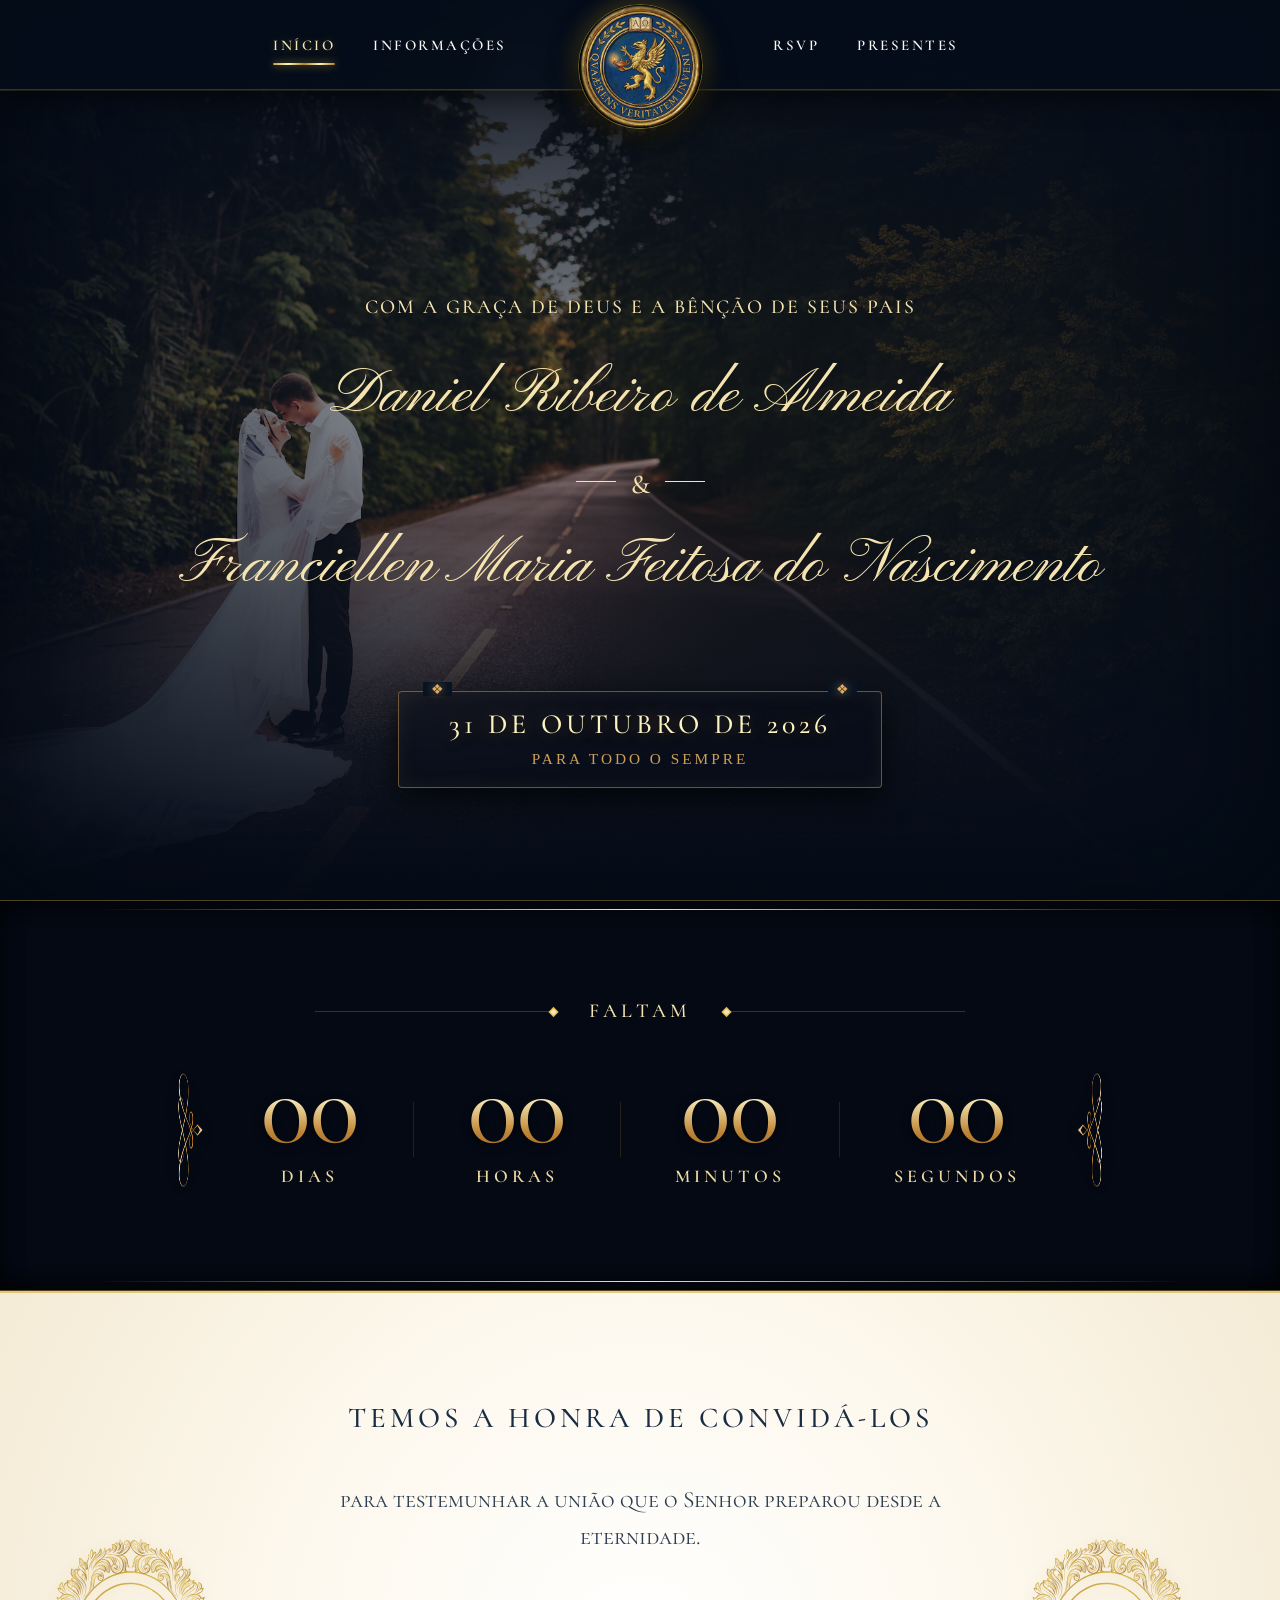
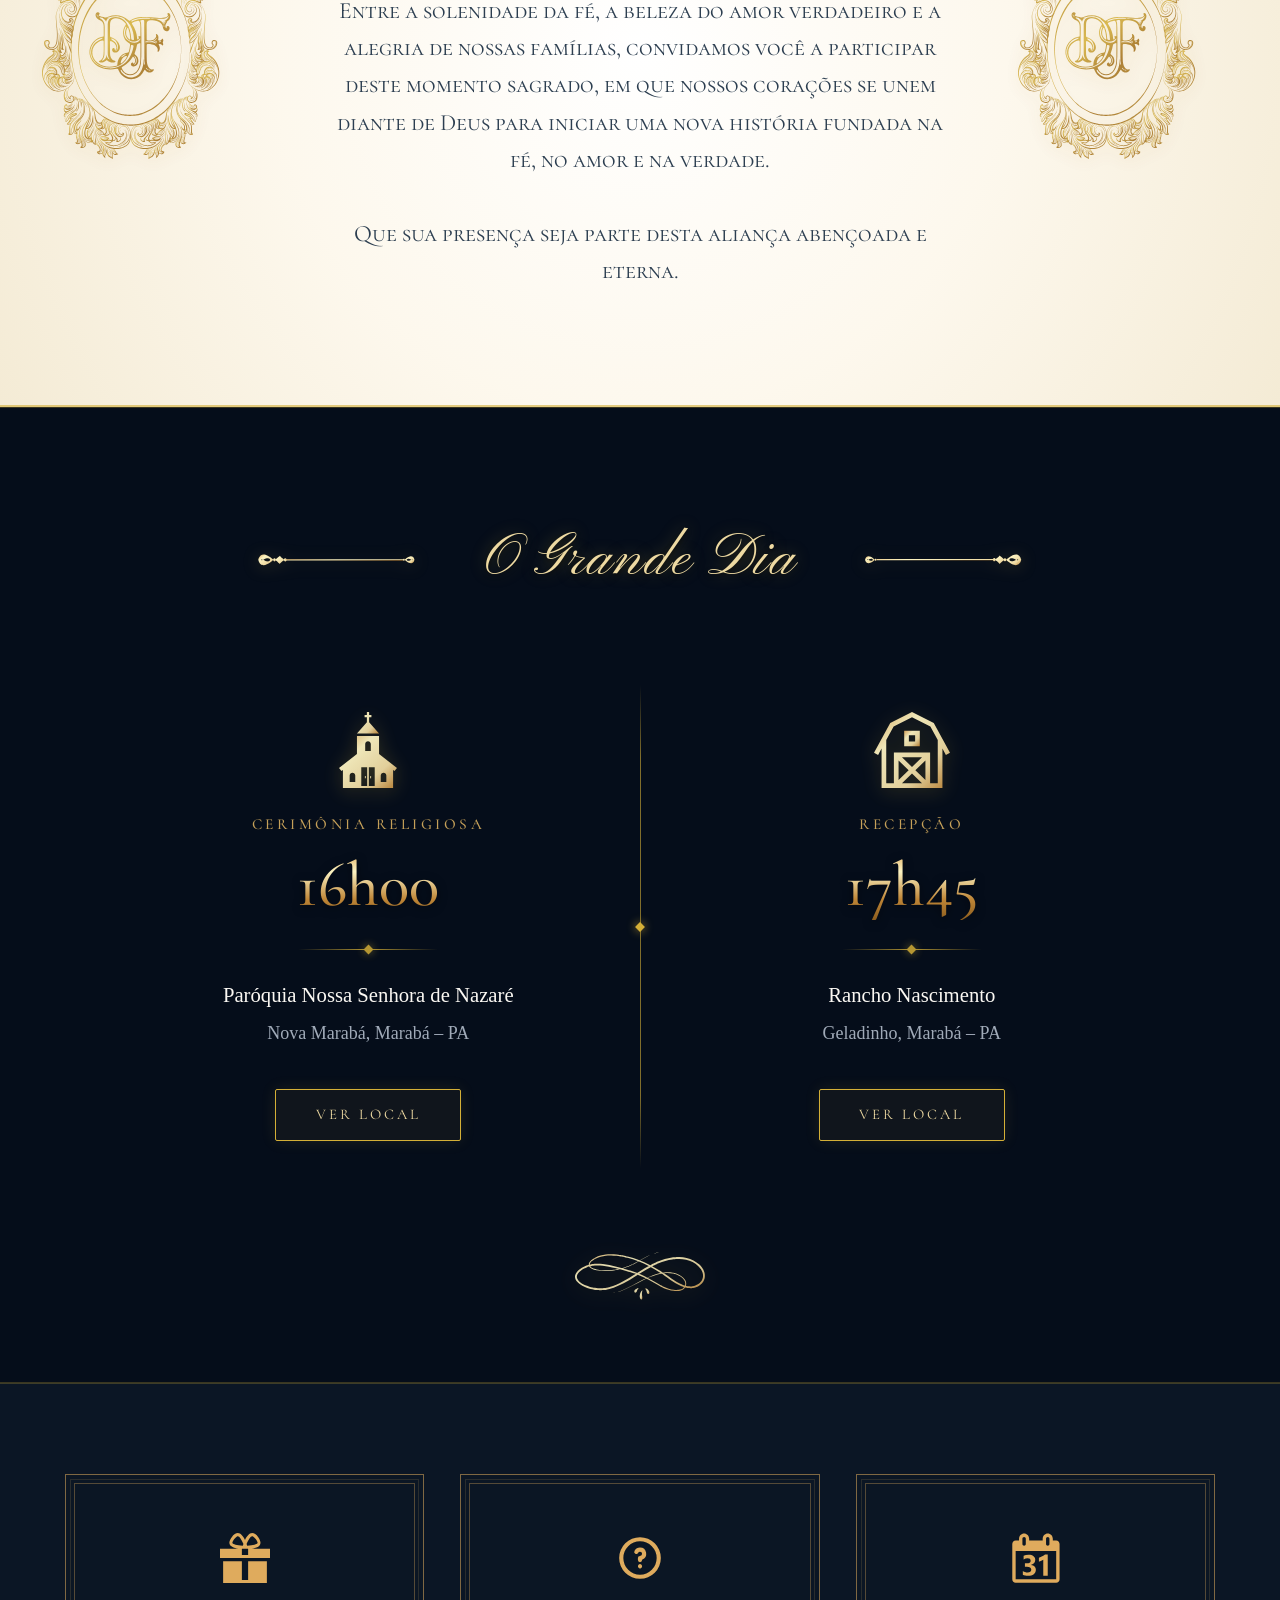
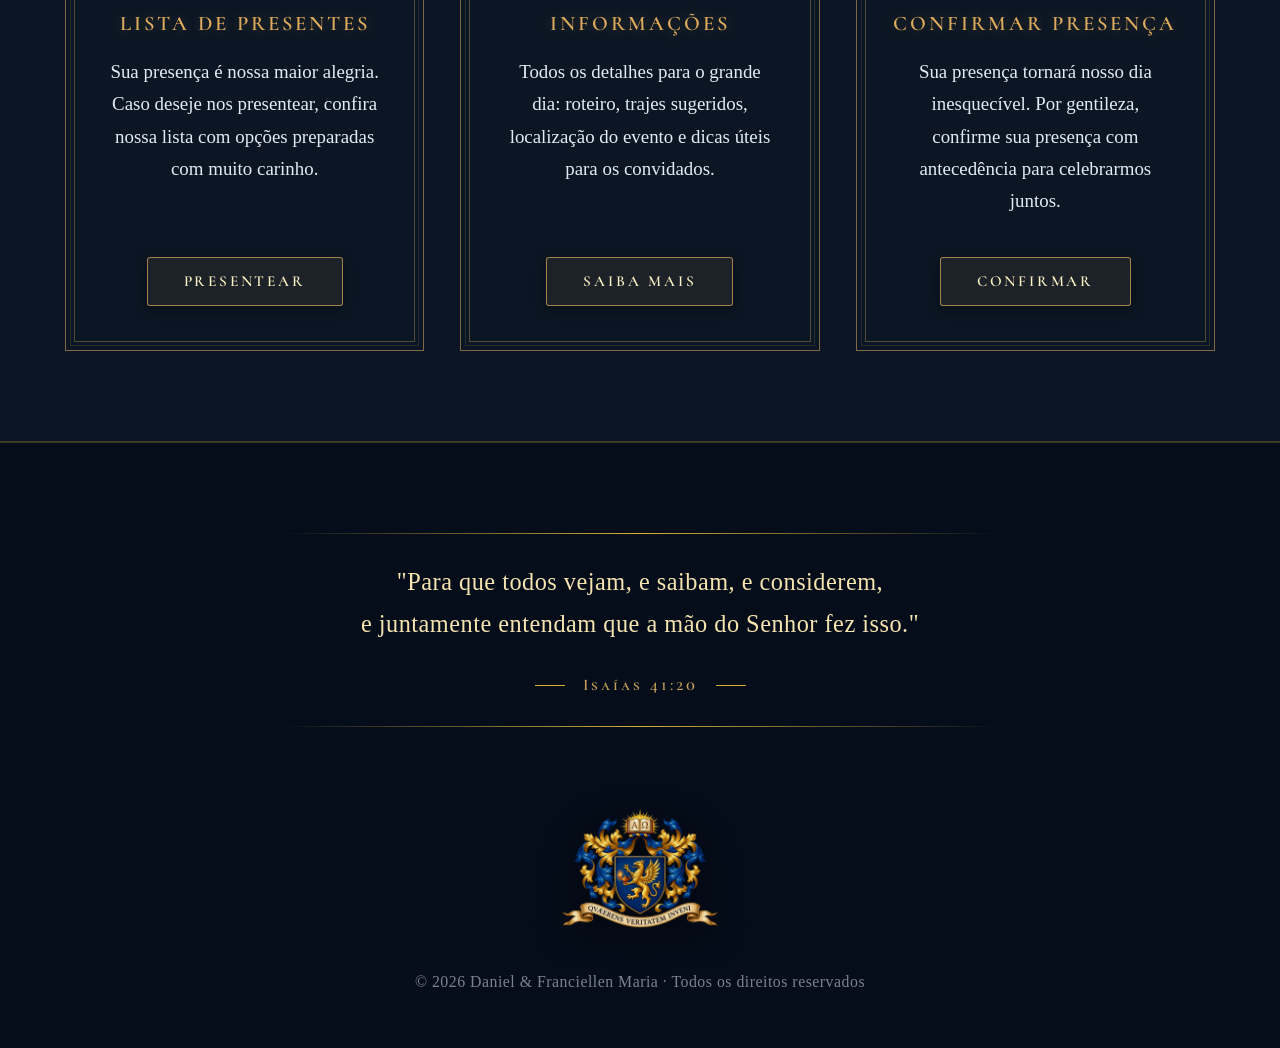
<file: index.html>
<!DOCTYPE html>
<html lang="pt-BR">

<head>
  <meta charset="UTF-8">
  <meta name="viewport" content="width=device-width, initial-scale=1.0">
  <title>Daniel & Franciellen Maria | Casamento</title>
  <meta name="description"
    content="Site oficial do casamento de Daniel Ribeiro de Almeida & Franciellen Maria Feitosa do Nascimento - 31 de Outubro de 2026.">

  <!-- Favicon / Brasão -->
  <link rel="icon" type="image/png" href="images/brasao/Gemini_Generated_Image_cqwzlmcqwzlmcqwz 1.png">

  <!-- Estilos da Aplicação -->
  <link rel="stylesheet" href="css/style.css?v=5.1">
</head>

<body>

  <!-- ==========================================================================
       SEÇÃO 1: CABEÇALHO DA PÁGINA (HEADER NAV)
       ========================================================================== -->
  <header class="site-header" id="header">
    <div class="header-container">

      <!-- Brasão / Sinete Mobile (Canto Esquerdo) -->
      <a href="brasao.html" class="header-mobile-brand" aria-label="Ver o Brasão da Família Almeida">
        <div class="mobile-crest-wrapper">
          <img src="images/brasao/Gemini_Generated_Image_cqwzlmcqwzlmcqwz 1.png" alt="Brasão Daniel e Franciellen"
            class="mobile-crest-img">
        </div>
      </a>

      <!-- Menu de Navegação -->
      <nav class="nav-menu" id="nav-menu" aria-label="Navegação Principal">

        <!-- Links da Esquerda -->
        <ul class="nav-list nav-list-left">
          <li><a href="index.html" class="nav-link active">Início</a></li>
          <li><a href="informacoes.html" class="nav-link">Informações</a></li>
        </ul>

        <!-- Monograma / Brasão Central -->
        <a href="brasao.html" class="header-brand" aria-label="Ver o Brasão da Família Almeida">
          <div class="brand-crest-wrapper">
            <img src="images/brasao/Gemini_Generated_Image_cqwzlmcqwzlmcqwz 1.png" alt="Brasão Daniel e Franciellen"
              class="brand-crest-img">
          </div>
        </a>

        <!-- Links da Direita -->
        <ul class="nav-list nav-list-right">
          <li><a href="rsvp.html" class="nav-link">RSVP</a></li>
          <li><a href="presentes.html" class="nav-link">Presentes</a></li>
        </ul>

      </nav>

      <!-- Botão Hambúrguer Mobile -->
      <button class="mobile-toggle" id="mobile-toggle" aria-label="Abrir Menu de Navegação">
        <div class="hamburger-icon">
          <span></span>
          <span></span>
          <span></span>
        </div>
      </button>

    </div>
  </header>

  <!-- ==========================================================================
       CONTEÚDO PRINCIPAL (INÍCIO)
       ========================================================================== -->
  <main>
    <!-- SEÇÃO 2: HERO (BANNER PRINCIPAL) -->
    <section class="hero-section" id="hero">
      <div class="hero-overlay"></div>

      <div class="hero-content">

        <!-- Texto Introdutório -->
        <div class="hero-grace-text">COM A GRAÇA DE DEUS E A BÊNÇÃO DE SEUS PAIS</div>

        <!-- Nomes do Casal -->
        <h1 class="hero-title">
          <span class="hero-name-full">Daniel Ribeiro de Almeida</span>
          <span class="hero-name-short">Daniel R. de Almeida</span>
          <span class="hero-ampersand">&</span>
          <span class="hero-name-full">Franciellen Maria Feitosa do Nascimento</span>
          <span class="hero-name-short">Franciellen M. F. do Nascimento</span>
        </h1>

        <!-- Moldura Nobre de Data -->
        <div class="hero-date-badge">
          <div class="hero-date-main">31 de Outubro de 2026</div>
          <div class="hero-date-sub">Para Todo o Sempre</div>
        </div>

      </div>
    </section>

    <!-- SEÇÃO 3: CONTAGEM REGRESSIVA (COUNTDOWN) -->
    <section class="countdown-section" id="countdown">
      <div class="countdown-container">

        <!-- Título FALTAM com Linhas Horizontais e Losangos -->
        <div class="countdown-header">
          <div class="countdown-line"></div>
          <h2 class="countdown-title">FALTAM</h2>
          <div class="countdown-line"></div>
        </div>

        <!-- Blocos Numéricos da Contagem -->
        <div class="countdown-body">
          <div class="countdown-ornament ornament-left">
            <img src="images/elementos/SL_101320_36700_32-[Convertido]1122.png" alt="Ornamento Esquerda"
              class="countdown-side-img">
          </div>

          <div class="countdown-grid">
            <div class="countdown-box">
              <span class="countdown-number" id="cd-days">00</span>
              <span class="countdown-label">DIAS</span>
            </div>

            <div class="countdown-divider"></div>

            <div class="countdown-box">
              <span class="countdown-number" id="cd-hours">00</span>
              <span class="countdown-label">HORAS</span>
            </div>

            <div class="countdown-divider"></div>

            <div class="countdown-box">
              <span class="countdown-number" id="cd-minutes">00</span>
              <span class="countdown-label">MINUTOS</span>
            </div>

            <div class="countdown-divider"></div>

            <div class="countdown-box">
              <span class="countdown-number" id="cd-seconds">00</span>
              <span class="countdown-label">SEGUNDOS</span>
            </div>
          </div>

          <div class="countdown-ornament ornament-right">
            <img src="images/elementos/SL_101320_36700_32-[Convertido]111.png" alt="Ornamento Direita"
              class="countdown-side-img">
          </div>
        </div>

      </div>
    </section>

    <!-- ==========================================================================
         SEÇÃO 4: CONVITE (INVITATION)
         ========================================================================== -->
    <section class="invitation-section" id="convite">
      <!-- Bordas ornamentais simuladas (podem ser substituídas por imagens depois) -->
      <div class="invitation-border-top"></div>

      <div class="invitation-container">
        <!-- Lado Esquerdo: Ornamento Lateral -->
        <div class="invitation-side-img left-img">
          <img src="images/elementos/invitation-ornament.svg" alt="Ornamento Lateral Esquerdo"
            class="invitation-ornament-img">
        </div>

        <!-- Centro: Texto do Convite -->
        <div class="invitation-content">
          <h2 class="invitation-title">TEMOS A HONRA DE CONVIDÁ-LOS</h2>

          <div class="invitation-text">
            <p>para testemunhar a união que o Senhor preparou desde a eternidade.</p>
            <br>
            <p>Entre a solenidade da fé, a beleza do amor verdadeiro e a alegria de nossas famílias, convidamos você a
              participar deste momento sagrado, em que nossos corações se unem diante de Deus para iniciar uma nova
              história fundada na fé, no amor e na verdade.</p>
            <br>
            <p>Que sua presença seja parte desta aliança abençoada e eterna.</p>
          </div>
        </div>

        <!-- Lado Direito: Ornamento Lateral -->
        <div class="invitation-side-img right-img">
          <img src="images/elementos/invitation-ornament.svg" alt="Ornamento Lateral Direito"
            class="invitation-ornament-img">
        </div>
      </div>

      <div class="invitation-border-bottom"></div>
    </section>
  </main>

  <!-- ======================================================================
       SEÇÃO 5: O GRANDE DIA
       ====================================================================== -->
  <section class="grande-dia-section" id="grande-dia">

    <!-- Título decorativo com Flancos Ornamentais Reais do SVG -->
    <div class="section-header-ornament">
      <div class="ornament-flank ornament-flank-left">
        <img src="images/elementos/grande-dia-flanco-esq.svg" alt="Ornamento Lateral Esquerdo" class="flank-svg">
      </div>
      <div class="ornament-center">
        <h2 class="grande-dia-title">O Grande Dia</h2>
      </div>
      <div class="ornament-flank ornament-flank-right">
        <img src="images/elementos/grande-dia-flanco-dir.svg" alt="Ornamento Lateral Direito" class="flank-svg">
      </div>
    </div>

    <!-- Cards de Evento -->
    <div class="grande-dia-cards">

      <!-- Card Cerimônia -->
      <div class="event-card">
        <div class="event-card-icon">
          <!-- Ícone Igreja Solicitado -->
          <svg class="event-icon-svg" viewBox="0 0 512 512" fill="none" xmlns="http://www.w3.org/2000/svg">
            <defs>
              <linearGradient id="goldGradChurch" x1="0%" y1="0%" x2="100%" y2="100%">
                <stop offset="0%" stop-color="#dfab5d" />
                <stop offset="30%" stop-color="#fcf3c2" />
                <stop offset="70%" stop-color="#eedaa2" />
                <stop offset="100%" stop-color="#bf8637" />
              </linearGradient>
            </defs>
            <g fill="url(#goldGradChurch)">
              <polygon
                points="181.574,145.396 330.426,145.396 263.547,68.755 263.547,35.94 279.08,35.94 279.08,20.844 263.547,20.844 263.547,0 248.453,0 248.453,20.844 232.933,20.844 232.933,35.94 248.453,35.94 248.453,68.755" />
              <path
                d="M330.426,283.158V161.24H181.574v121.918l-120.665,94.19l16.263,20.825l9.815-7.667V512h52.235h71.508h90.555 h123.742v-13.443v-108.05l9.816,7.667l16.249-20.825L330.426,283.158z M170.167,471.909h-37.723v-43.865 c0-10.412,8.449-18.862,18.862-18.862s18.862,8.449,18.862,18.862V471.909z M237.151,215.816c0-10.419,8.436-18.862,18.849-18.862 c10.412,0,18.862,8.442,18.862,18.862v47.639h-37.711V215.816z M250.35,498.557h-39.62V372.4h39.62V498.557z M301.285,498.557 h-39.62V372.4h39.62V498.557z M379.557,471.909h-37.711v-43.865c0-10.412,8.436-18.862,18.862-18.862 c10.412,0,18.849,8.449,18.849,18.862V471.909z" />
              <rect x="234.936" y="431.804" width="6.287" height="15.088" />
              <rect x="270.777" y="431.804" width="6.287" height="15.088" />
            </g>
          </svg>
        </div>
        <p class="event-type">CERIMÔNIA RELIGIOSA</p>
        <h3 class="event-time">16h00</h3>
        <div class="event-divider">
          <span class="event-divider-diamond"></span>
        </div>
        <p class="event-location">Paróquia Nossa Senhora de Nazaré</p>
        <p class="event-city">Nova Marabá, Marabá – PA</p>
        <a href="https://maps.google.com/?q=Paróquia+Nossa+Senhora+de+Nazaré+Nova+Marabá+Marabá+PA" target="_blank"
          class="event-btn">VER LOCAL</a>
      </div>

      <!-- Divisor Vertical -->
      <div class="event-divider-vertical"></div>

      <!-- Card Recepção -->
      <div class="event-card">
        <div class="event-card-icon">
          <!-- Ícone Fazenda Solicitado -->
          <svg class="event-icon-svg" viewBox="0 0 486.809 486.809" fill="none" xmlns="http://www.w3.org/2000/svg">
            <defs>
              <linearGradient id="goldGradFarm" x1="0%" y1="0%" x2="100%" y2="100%">
                <stop offset="0%" stop-color="#dfab5d" />
                <stop offset="30%" stop-color="#fcf3c2" />
                <stop offset="70%" stop-color="#eedaa2" />
                <stop offset="100%" stop-color="#bf8637" />
              </linearGradient>
            </defs>
            <g fill="url(#goldGradFarm)">
              <path
                d="M486.804,260.418L382.855,70.512L243.404,0L103.953,70.512L0.005,260.418l26.316,14.404l22.143-40.453v252.439h389.881 V234.37l22.143,40.453L486.804,260.418z M221.948,373.059l-64.545,63.106V309.952L221.948,373.059z M243.404,394.037l64.203,62.772 H179.201L243.404,394.037z M264.861,373.059l64.545-63.106v126.213L264.861,373.059z M243.404,352.081l-64.203-62.772h128.407 L243.404,352.081z M408.345,456.809h-48.938v-197.5H127.402v197.5H78.464V179.562l47.335-86.478l117.605-59.466L361.01,93.083 l47.335,86.478V456.809z" />
              <path d="M193.404,219.309h100v-100h-100V219.309z M223.404,149.309h40v40h-40V149.309z" />
            </g>
          </svg>
        </div>
        <p class="event-type">RECEPÇÃO</p>
        <h3 class="event-time">17h45</h3>
        <div class="event-divider">
          <span class="event-divider-diamond"></span>
        </div>
        <p class="event-location">Rancho Nascimento</p>
        <p class="event-city">Geladinho, Marabá – PA</p>
        <a href="https://maps.app.goo.gl/Bbgvi7g3qm4rZybv8" target="_blank" rel="noopener noreferrer"
          class="event-btn">VER LOCAL</a>
      </div>

    </div>

    <!-- Arabesco Decorativo Inferior -->
    <div class="grande-dia-bottom-arabesque">
      <img src="images/elementos/grande-dia-arabesco.svg" alt="Arabesco Inferior" class="bottom-arabesque-svg">
    </div>
  </section>

  <!-- ======================================================================
       SEÇÃO 6: LINKS RÁPIDOS (3 CARDS)
       ====================================================================== -->
  <section class="quick-links-section" id="links">
    <div class="quick-links-grid">

      <!-- 1. Lista de Presentes -->
      <div class="quick-card">
        <div class="quick-card-icon">
          <svg xmlns="http://www.w3.org/2000/svg" viewBox="0 0 16 16" width="100%" height="100%">
            <path fill="#dfab5d"
              d="M10.1 5c2-0.3 3.9-1.1 2.2-3.6-0.7-1-1.4-1.4-2-1.4-1 0-1.7 1.1-2.3 2.2-0.6-1.1-1.3-2.2-2.3-2.2-0.6 0-1.3 0.4-2 1.4-1.8 2.5 0.2 3.3 2.2 3.6h-5.9v3h16v-3h-5.9zM10.3 1c0.1 0 0.5 0.1 1.2 1 0.5 0.7 0.6 1.1 0.5 1.3-0.2 0.3-1.3 0.7-3.3 0.8 0-0.2-0.1-0.4-0.2-0.6 0.6-1.4 1.3-2.5 1.8-2.5zM4 3.3c-0.1-0.2 0-0.6 0.5-1.3 0.7-0.9 1.1-1 1.2-1 0.5 0 1.2 1.1 1.8 2.5-0.1 0.2-0.2 0.4-0.2 0.6-2-0.1-3.1-0.5-3.3-0.8zM7 7v-2h2v2h-2z" />
            <path fill="#dfab5d" d="M9 15h-2v-6h-6v7h14v-7h-6z" />
          </svg>
        </div>
        <h3 class="quick-card-title">LISTA DE PRESENTES</h3>
        <p class="quick-card-desc">Sua presença é nossa maior alegria. Caso deseje nos presentear, confira nossa lista com opções preparadas com muito carinho.</p>
        <a href="presentes.html" class="quick-card-btn">PRESENTEAR</a>
      </div>

      <!-- 2. Informações -->
      <div class="quick-card">
        <div class="quick-card-icon">
          <svg xmlns="http://www.w3.org/2000/svg" viewBox="0 0 24 24" width="100%" height="100%">
            <path fill="#dfab5d"
              d="M11.29,15.29a1.58,1.58,0,0,0-.12.15.76.76,0,0,0-.09.18.64.64,0,0,0-.06.18,1.36,1.36,0,0,0,0,.2.84.84,0,0,0,.08.38.9.9,0,0,0,.54.54.94.94,0,0,0,.76,0,.9.9,0,0,0,.54-.54A1,1,0,0,0,13,16a1,1,0,0,0-.29-.71A1,1,0,0,0,11.29,15.29ZM12,2A10,10,0,1,0,22,12,10,10,0,0,0,12,2Zm0,18a8,8,0,1,1,8-8A8,8,0,0,1,12,20ZM12,7A3,3,0,0,0,9.4,8.5a1,1,0,1,0,1.73,1A1,1,0,0,1,12,9a1,1,0,0,1,0,2,1,1,0,0,0-1,1v1a1,1,0,0,0,2,0v-.18A3,3,0,0,0,12,7Z" />
          </svg>
        </div>
        <h3 class="quick-card-title">INFORMAÇÕES</h3>
        <p class="quick-card-desc">Todos os detalhes para o grande dia: roteiro, trajes sugeridos, localização do evento e dicas úteis para os convidados.</p>
        <a href="informacoes.html" class="quick-card-btn">SAIBA MAIS</a>
      </div>

      <!-- 3. Confirmar Presença -->
      <div class="quick-card">
        <div class="quick-card-icon">
          <svg xmlns="http://www.w3.org/2000/svg" viewBox="0 0 448 448" width="100%" height="100%">
            <path fill="#dfab5d"
              d="m 338.21437,193.63145 0,189.27613 -40.2457,0 0,-143.7921 c -2.21458,1.95905 -4.85504,3.83293 -7.92138,5.62162 -2.98116,1.70352 -6.17527,3.27928 -9.58231,4.72727 -3.40704,1.36282 -6.94185,2.55529 -10.60442,3.5774 -3.66258,0.93694 -7.28256,1.61835 -10.85995,2.04423 l 0,-33.98526 c 10.47666,-3.06634 20.35708,-6.98444 29.64128,-11.7543 9.28419,-4.76986 17.67403,-10.00819 25.16953,-15.71499 z m -223.19793,181.29729 0,-35.13513 c 12.26535,8.94349 26.57493,13.41523 42.92875,13.41523 10.3063,0 18.31285,-2.21458 24.01965,-6.64373 5.79197,-4.42916 8.68796,-10.60443 8.68796,-18.5258 0,-8.17691 -3.5774,-14.47994 -10.73219,-18.90909 -7.06962,-4.42916 -16.82228,-6.64374 -29.25798,-6.64374 l -16.99263,0 0,-30.91891 15.71499,0 c 23.8493,0 35.77395,-7.92138 35.77395,-23.76413 0,-14.90581 -9.15643,-22.35872 -27.46928,-22.35872 -12.26536,0 -24.19002,3.96069 -35.77396,11.88206 l 0,-32.96314 c 12.86159,-6.47338 27.85258,-9.71007 44.97297,-9.71007 18.73874,0 33.30385,4.21621 43.69533,12.64864 10.47666,8.43243 15.71499,19.37756 15.71499,32.83538 0,23.93448 -12.13759,38.92547 -36.41277,44.97297 l 0,0.63882 c 12.94676,1.61835 23.16788,6.34562 30.66338,14.18182 7.4955,7.75103 11.24325,17.29075 11.24325,28.61917 0,17.12039 -6.26045,30.66338 -18.78133,40.62899 -12.52088,9.9656 -29.81163,14.9484 -51.87223,14.9484 -18.9091,0 -34.28338,-3.06634 -46.12285,-9.19902 z M 126.36548,4.1342066 c -25.14949,0 -45.396189,21.1289414 -45.396189,47.3743084 l 0,15.791436 -30.264126,0 c -16.766325,0 -30.264125,14.085961 -30.264125,31.582873 l 0,315.828726 c 0,17.49691 13.4978,31.58287 30.264125,31.58287 l 363.169505,0 c 16.76633,0 30.26413,-14.08596 30.26413,-31.58287 l 0,-315.828726 c 0,-17.496912 -13.4978,-31.582873 -30.26413,-31.582873 l -30.26412,0 0,-15.791436 c 0,-26.245367 -20.2467,-47.3743084 -45.39619,-47.3743084 -25.14949,0 -45.39619,21.1289414 -45.39619,47.3743084 l 0,15.791436 -121.0565,0 0,-15.791436 c 0,-26.245367 -20.2467,-47.3743084 -45.39619,-47.3743084 z m 0,31.5828724 c 8.38316,0 15.13206,7.04298 15.13206,15.791436 l 0,47.374309 c 0,8.748456 -6.7489,15.791436 -15.13206,15.791436 -8.38316,0 -15.13206,-7.04298 -15.13206,-15.791436 l 0,-47.374309 c 0,-8.748456 6.7489,-15.791436 15.13206,-15.791436 z m 211.84888,0 c 8.38316,0 15.13206,7.04298 15.13206,15.791436 l 0,47.374309 c 0,8.748456 -6.7489,15.791436 -15.13206,15.791436 -8.38317,0 -15.13207,-7.04298 -15.13207,-15.791436 l 0,-47.374309 c 0,-8.748456 6.7489,-15.791436 15.13207,-15.791436 z M 50.705165,162.04857 l 363.169505,0 0,252.66298 -363.169505,0 0,-252.66298 z" />
          </svg>
        </div>
        <h3 class="quick-card-title">CONFIRMAR PRESENÇA</h3>
        <p class="quick-card-desc">Sua presença tornará nosso dia inesquecível. Por gentileza, confirme sua presença com antecedência para celebrarmos juntos.</p>
        <a href="rsvp.html" class="quick-card-btn">CONFIRMAR</a>
      </div>

    </div>
  </section>

  <!-- ======================================================================
       RODAPÉ (FOOTER)
       ====================================================================== -->
  <footer class="site-footer-bottom" id="footer">
    <!-- Versículo -->
    <div class="footer-quote">
      <div class="footer-quote-line"></div>
      <p class="footer-verse">"Para que todos vejam, e saibam, e considerem,<br>e juntamente entendam que a mão do
        Senhor fez isso."</p>
      <div class="footer-verse-ref">
        <span class="footer-ref-line"></span>
        <span class="footer-ref-text">Isaías 41:20</span>
        <span class="footer-ref-line"></span>
      </div>
      <div class="footer-quote-line"></div>
    </div>

    <!-- Monograma / Brasão -->
    <div class="footer-monogram">
      <a href="brasao.html" aria-label="Ver o Brasão da Família Almeida">
        <img src="images/brasao/ChatGPT Image 12 de ago. de 2026, 20_08_35.png" alt="Brasão Daniel & Franciellen"
          class="footer-brasao-img">
      </a>
    </div>

    <p class="footer-copy">© 2026 Daniel & Franciellen Maria · Todos os direitos reservados</p>
  </footer>

  <!-- Scripts -->
  <script src="js/main.js?v=4.8"></script>
</body>

</html>
</file>
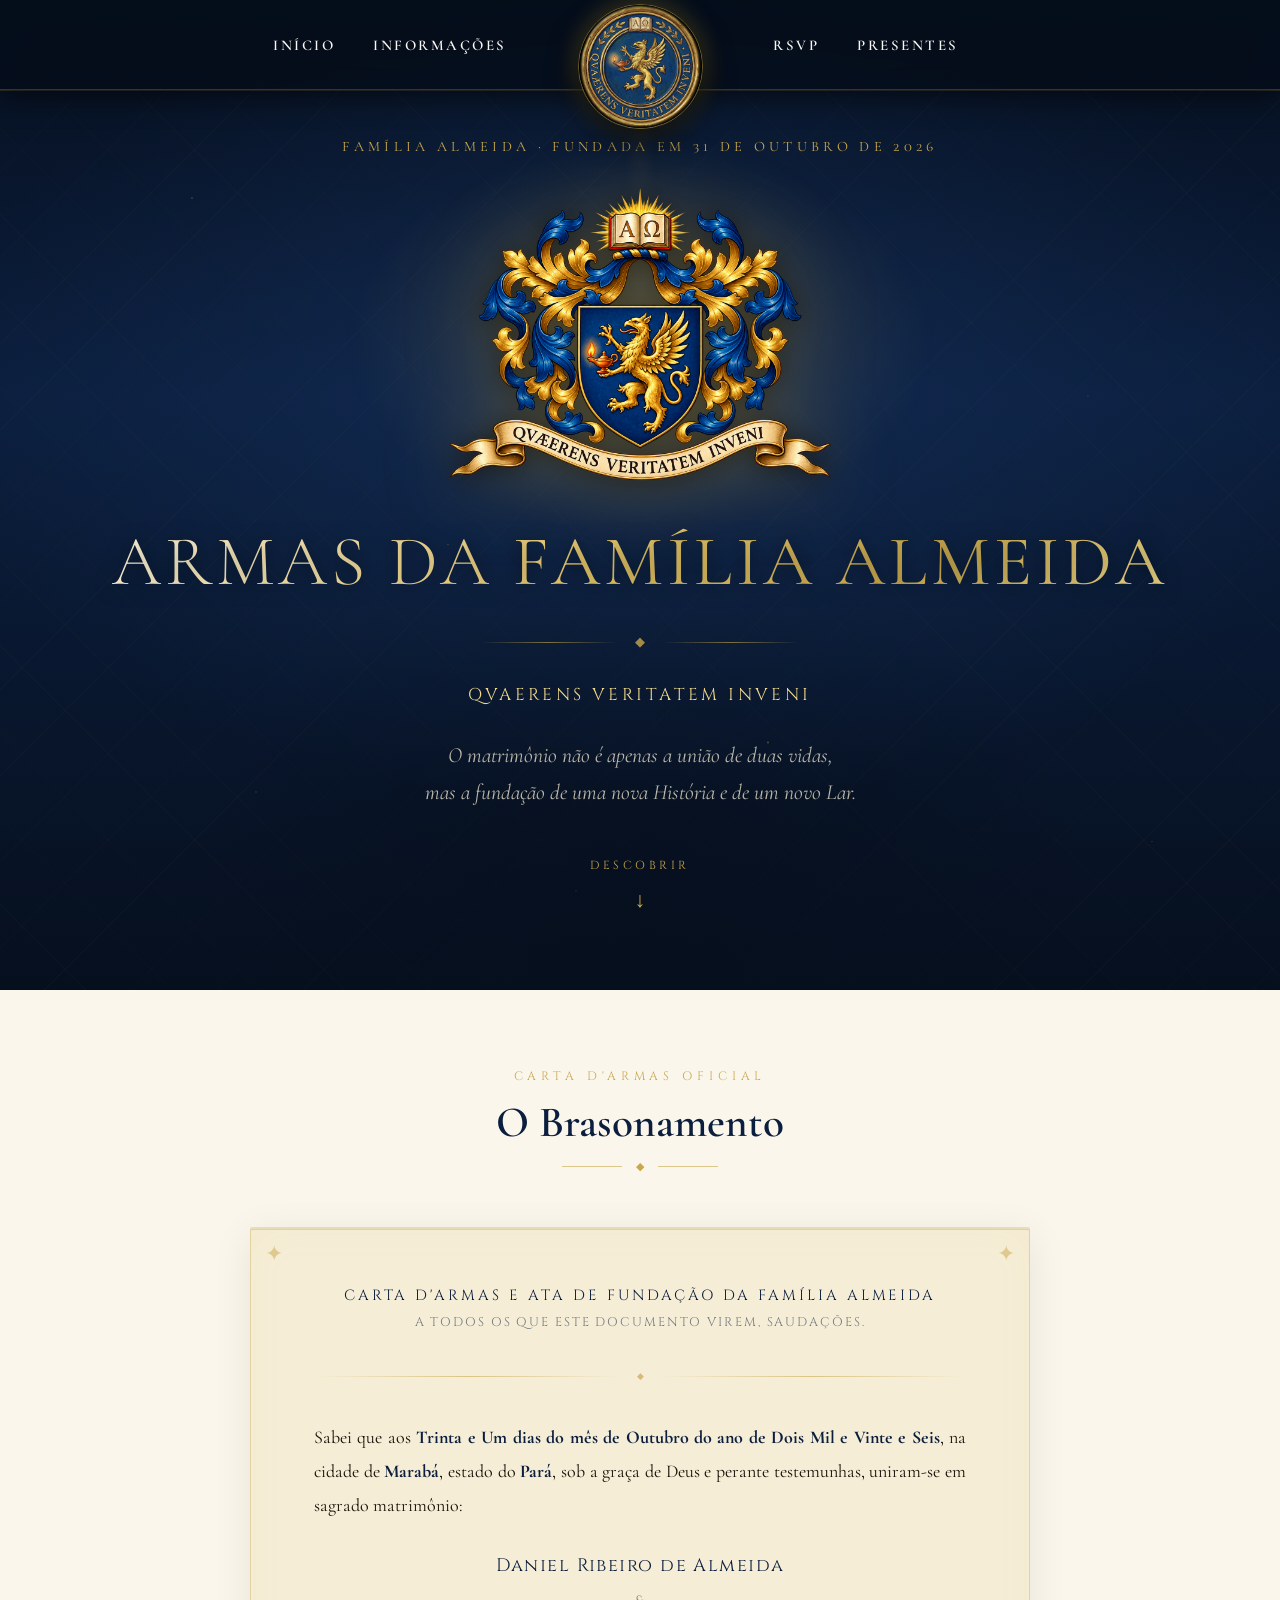
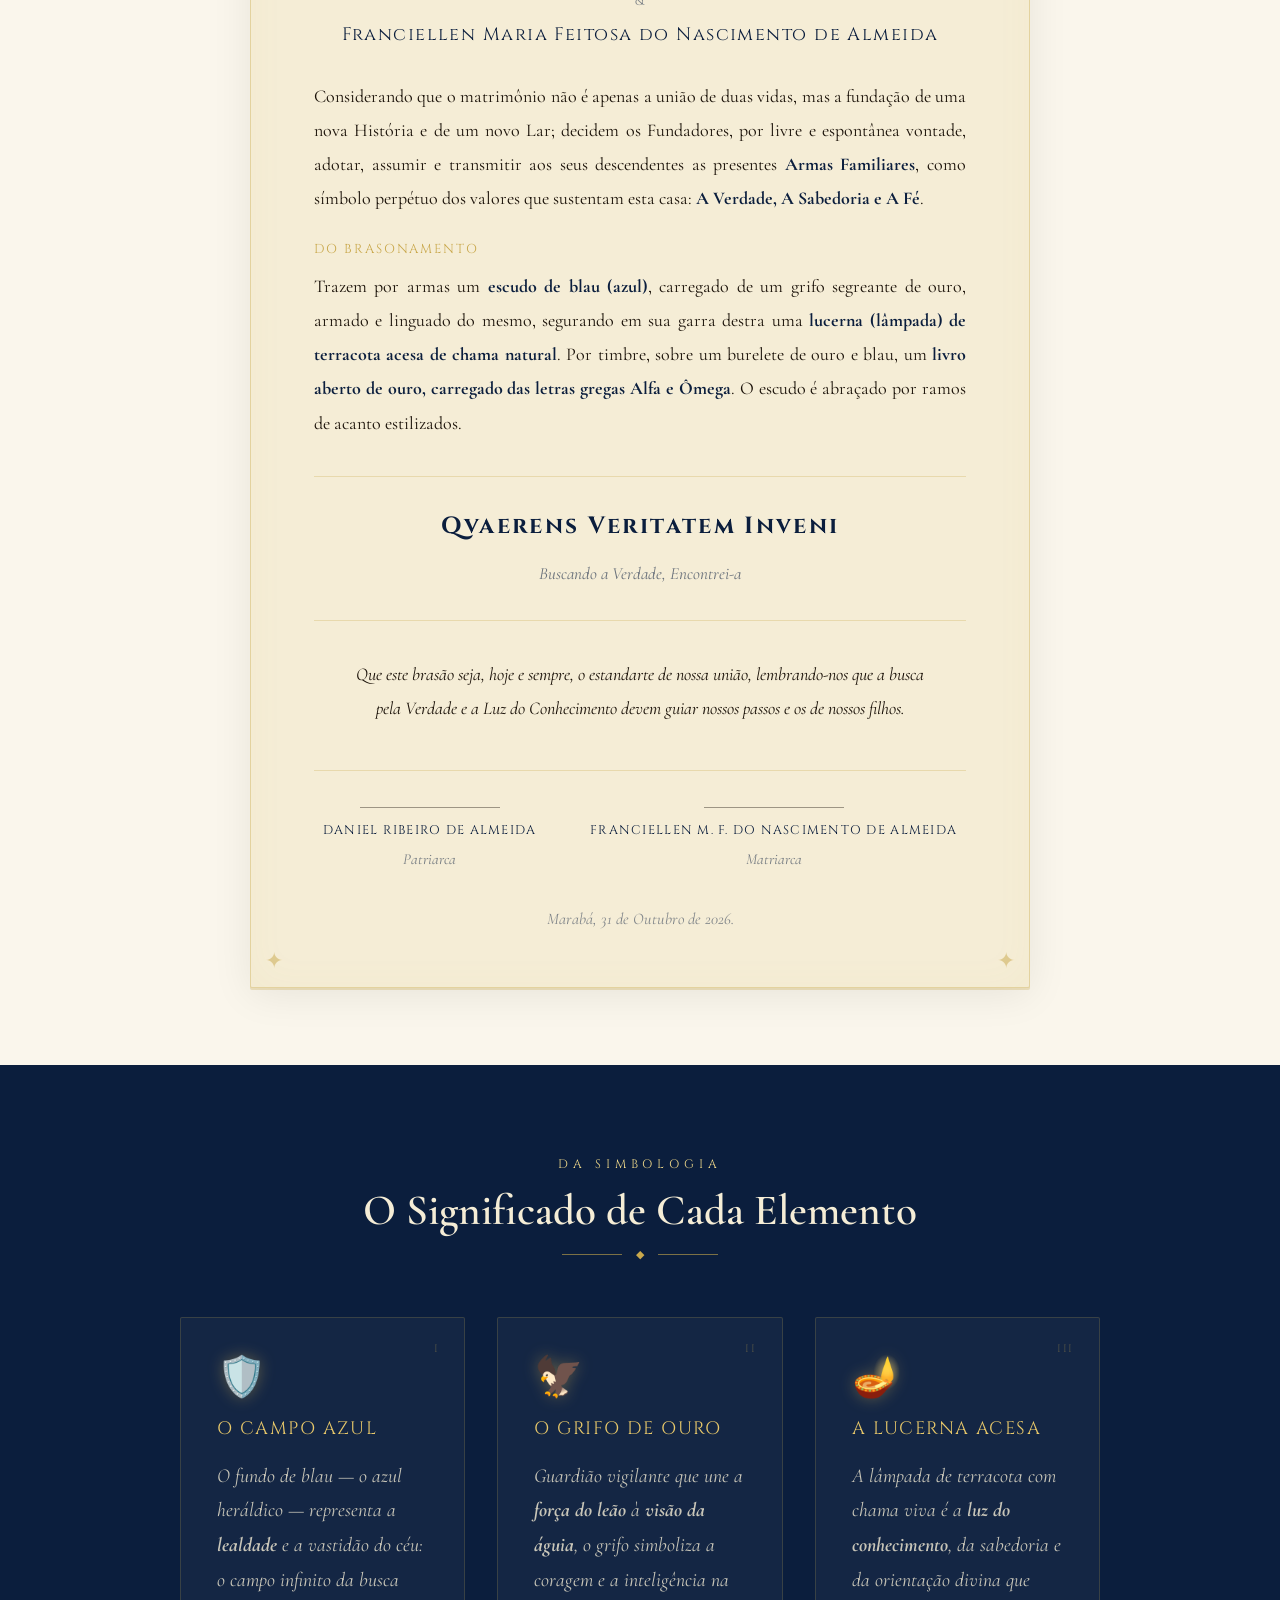
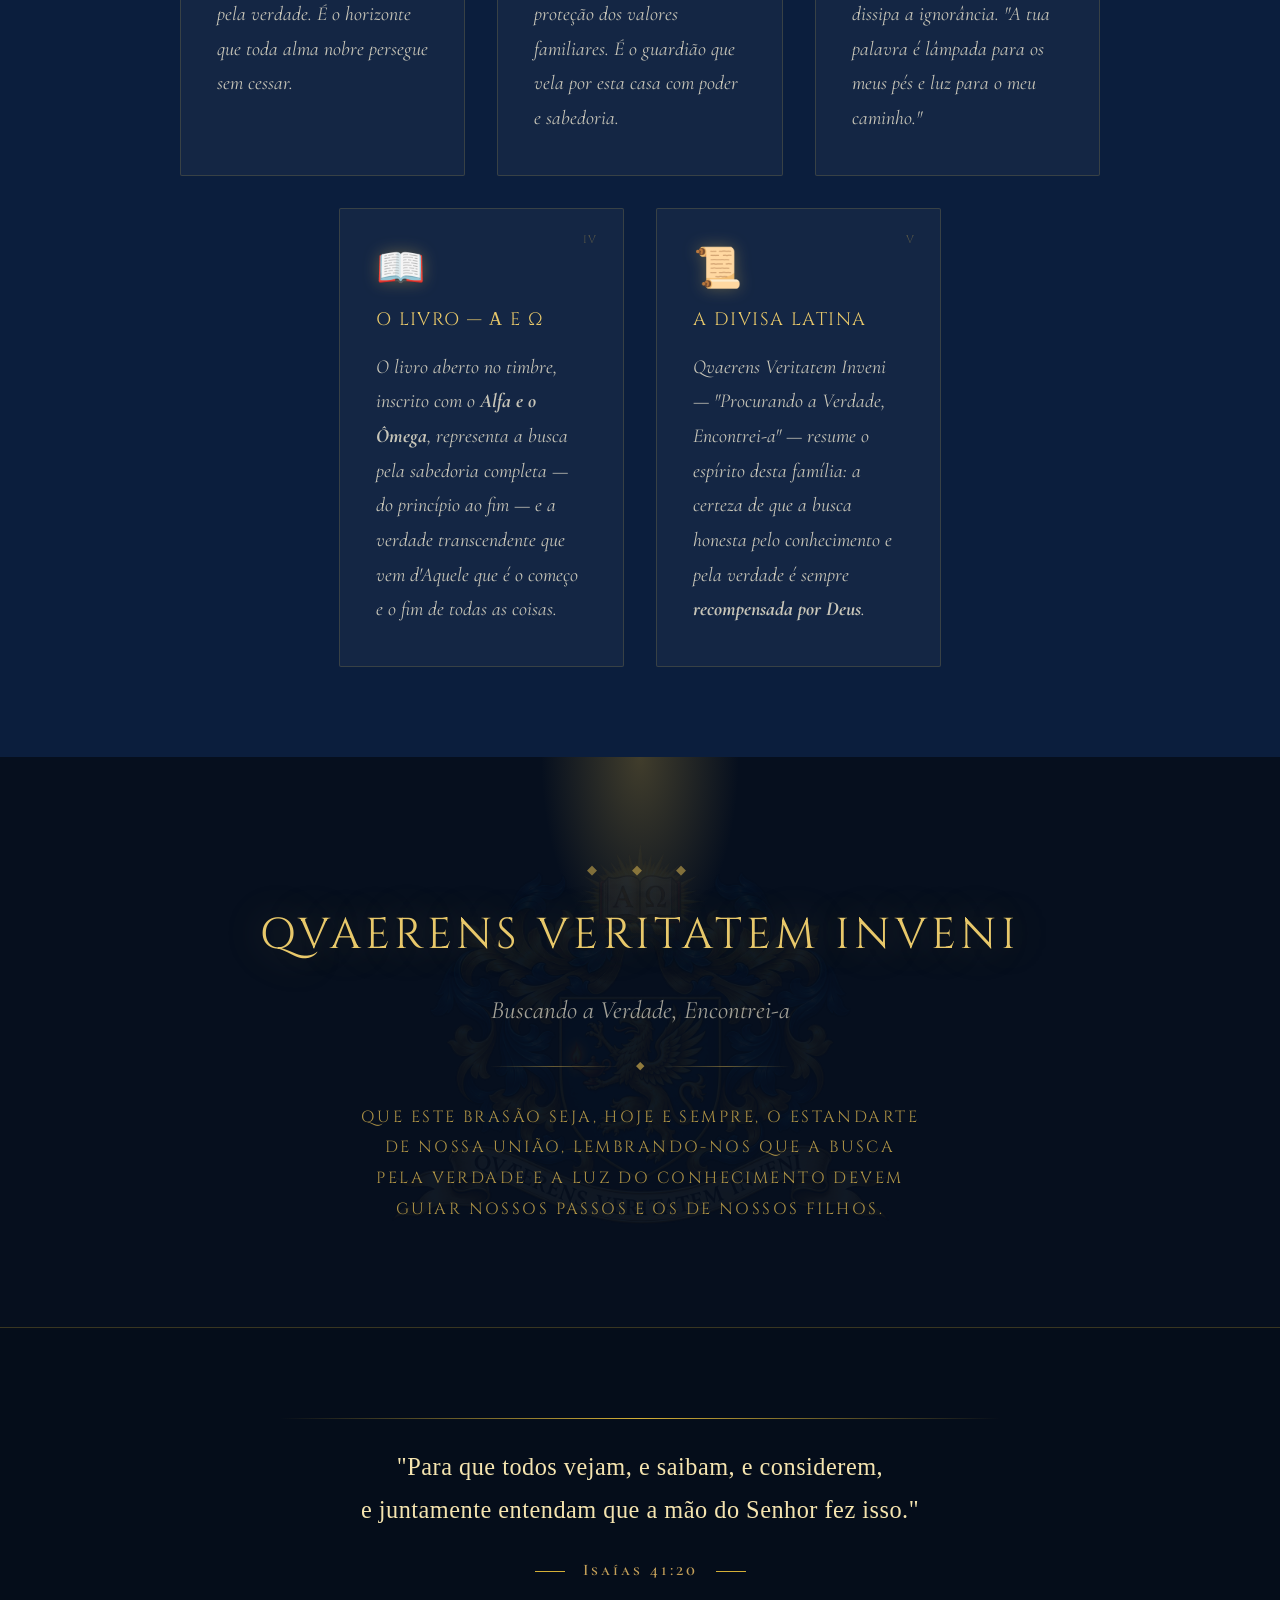
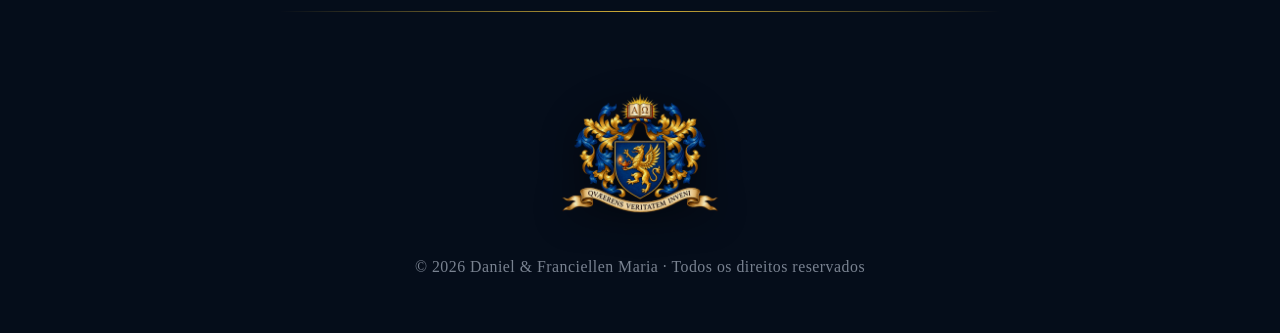
<file: brasao.html>
<!DOCTYPE html>
<html lang="pt-BR">

<head>
  <meta charset="UTF-8">
  <meta name="viewport" content="width=device-width, initial-scale=1.0">
  <title>Brasão da Família Almeida | Daniel &amp; Franciellen Maria</title>
  <meta name="description"
    content="O brasão e a Carta d'Armas da Família Almeida — símbolo perpétuo dos valores que sustentam esta casa: A Verdade, A Sabedoria e A Fé.">

  <link rel="icon" type="image/png" href="images/brasao/Gemini_Generated_Image_cqwzlmcqwzlmcqwz 1.png">

  <!-- Google Fonts -->
  <link rel="preconnect" href="https://fonts.googleapis.com">
  <link rel="preconnect" href="https://fonts.gstatic.com" crossorigin>
  <link
    href="https://fonts.googleapis.com/css2?family=Cinzel:wght@400;600;700&family=Cormorant+Garamond:ital,wght@0,400;0,600;1,400;1,500&display=swap"
    rel="stylesheet">

  <!-- Estilos -->
  <link rel="stylesheet" href="css/style.css?v=5.0">
  <link rel="stylesheet" href="css/brasao.css?v=5.1">
</head>

<body>

  <!-- ==========================================================================
       CABEÇALHO DA PÁGINA (HEADER NAV)
       ========================================================================== -->
  <header class="site-header" id="header">
    <div class="header-container">
      <!-- Brasão / Sinete Mobile (Canto Esquerdo) -->
      <a href="brasao.html" class="header-mobile-brand" aria-label="Ver o Brasão da Família Almeida">
        <div class="mobile-crest-wrapper">
          <img src="images/brasao/Gemini_Generated_Image_cqwzlmcqwzlmcqwz 1.png" alt="Brasão Daniel e Franciellen"
            class="mobile-crest-img">
        </div>
      </a>

      <nav class="nav-menu" id="nav-menu" aria-label="Navegação Principal">

        <!-- Links da Esquerda -->
        <ul class="nav-list nav-list-left">
          <li><a href="index.html" class="nav-link">Início</a></li>
          <li><a href="informacoes.html" class="nav-link">Informações</a></li>
        </ul>

        <!-- Monograma / Brasão Central -->
        <a href="index.html" class="header-brand" aria-label="Ir para o início - Daniel &amp; Franciellen Maria">
          <div class="brand-crest-wrapper">
            <img src="images/brasao/Gemini_Generated_Image_cqwzlmcqwzlmcqwz 1.png" alt="Brasão Daniel e Franciellen"
              class="brand-crest-img">
          </div>
        </a>

        <!-- Links da Direita -->
        <ul class="nav-list nav-list-right">
          <li><a href="rsvp.html" class="nav-link">RSVP</a></li>
          <li><a href="presentes.html" class="nav-link">Presentes</a></li>
        </ul>

      </nav>

      <!-- Botão Hambúrguer Mobile -->
      <button class="mobile-toggle" id="mobile-toggle" aria-label="Abrir Menu de Navegação">
        <div class="hamburger-icon">
          <span></span>
          <span></span>
          <span></span>
        </div>
      </button>

    </div>
  </header>

  <main>

    <!-- ==========================================================================
         SEÇÃO 1: HERO
         ========================================================================== -->
    <section class="her-hero" id="hero">
      <div class="her-hero-bg"></div>

      <div class="her-hero-content">

        <!-- Tag superior -->
        <p class="her-hero-tag">Família Almeida · Fundada em 31 de Outubro de 2026</p>

        <!-- Brasão Principal -->
        <div class="her-crest-wrapper">
          <div class="her-crest-halo"></div>
          <img src="images/brasao/ChatGPT Image 12 de ago. de 2026, 20_08_35.png"
            alt="Brasão da Família Almeida — Grifo de Ouro em campo azul, segurando uma lucerna acesa, com o livro Alfa e Ômega no timbre"
            class="her-crest-img" width="480" height="480">
        </div>

        <!-- Título -->
        <h1 class="her-hero-title">Armas da <em>Família Almeida</em></h1>

        <!-- Divisor -->
        <div class="her-hero-divider">
          <span class="her-dline"></span>
          <span class="her-ddiamond">◆</span>
          <span class="her-dline"></span>
        </div>

        <!-- Lema -->
        <p class="her-hero-motto">Qvaerens Veritatem Inveni</p>

        <!-- Lead -->
        <p class="her-hero-lead">
          O matrimônio não é apenas a união de duas vidas,<br>
          mas a fundação de uma nova História e de um novo Lar.
        </p>

        <!-- Scroll CTA -->
        <a href="#carta" class="her-scroll-btn" aria-label="Ver a Carta Heráldica">
          <span class="her-scroll-text">Descobrir</span>
          <span class="her-scroll-arrow">&#8595;</span>
        </a>

      </div>
    </section>

    <!-- ==========================================================================
         SEÇÃO 2: CARTA OFICIAL — O Brasonamento
         ========================================================================== -->
    <section class="her-carta reveal" id="carta">
      <div class="her-carta-inner">

        <!-- Cabeçalho da Seção -->
        <span class="her-section-tag">Carta d'Armas Oficial</span>
        <h2 class="her-section-title">O Brasonamento</h2>
        <div class="her-section-divider">
          <span class="her-sdline"></span>
          <span class="her-sddiamond">◆</span>
          <span class="her-sdline"></span>
        </div>

        <!-- Bloco Pergaminho -->
        <div class="her-carta-scroll">
          <span class="her-corner her-corner-tl" aria-hidden="true">✦</span>
          <span class="her-corner her-corner-tr" aria-hidden="true">✦</span>
          <span class="her-corner her-corner-bl" aria-hidden="true">✦</span>
          <span class="her-corner her-corner-br" aria-hidden="true">✦</span>

          <p class="her-carta-header">Carta d'Armas e Ata de Fundação da Família Almeida</p>
          <p class="her-carta-sub">A todos os que este documento virem, saudações.</p>

          <div class="her-carta-divider">
            <span class="her-cdline"></span>
            <span class="her-cddiamond">◆</span>
            <span class="her-cdline"></span>
          </div>

          <div class="her-carta-body">
            <p>
              Sabei que aos <strong>Trinta e Um dias do mês de Outubro do ano de Dois Mil e Vinte e Seis</strong>,
              na cidade de <strong>Marabá</strong>, estado do <strong>Pará</strong>, sob a graça de Deus e perante
              testemunhas, uniram-se em sagrado matrimônio:
            </p>

            <p
              style="text-align:center; font-family:'Cinzel',serif; font-size:1rem; color:var(--her-blue); letter-spacing:0.08em; margin: 1.5rem 0;">
              Daniel Ribeiro de Almeida<br>
              <span style="font-size:0.75rem; opacity:0.5;">&amp;</span><br>
              Franciellen Maria Feitosa do Nascimento de Almeida
            </p>

            <p>
              Considerando que o matrimônio não é apenas a união de duas vidas, mas a fundação de uma nova
              História e de um novo Lar; decidem os Fundadores, por livre e espontânea vontade, adotar,
              assumir e transmitir aos seus descendentes as presentes <strong>Armas Familiares</strong>,
              como símbolo perpétuo dos valores que sustentam esta casa: <strong>A Verdade, A Sabedoria e A Fé</strong>.
            </p>

            <p>
              <span class="her-carta-label">Do Brasonamento</span>
              Trazem por armas um <strong>escudo de blau (azul)</strong>, carregado de um grifo segreante de ouro,
              armado e linguado do mesmo, segurando em sua garra destra uma <strong>lucerna (lâmpada) de terracota
                acesa de chama natural</strong>. Por timbre, sobre um burelete de ouro e blau, um <strong>livro aberto
                de ouro, carregado das letras gregas Alfa e Ômega</strong>. O escudo é abraçado por ramos de
              acanto estilizados.
            </p>

            <div class="her-carta-motto-block">
              <span class="her-carta-motto-latin">Qvaerens Veritatem Inveni</span>
              <span class="her-carta-motto-trans">Buscando a Verdade, Encontrei-a</span>
            </div>

            <p style="text-align: center; text-wrap: balance; max-width: 680px; margin: 1.5rem auto 0; font-style: italic;">
              Que este brasão seja, hoje e sempre, o estandarte de nossa união, lembrando-nos que a busca pela Verdade e
              a Luz do Conhecimento devem guiar nossos passos e os de nossos filhos.
            </p>
          </div>

          <!-- Assinaturas -->
          <div class="her-assinaturas">
            <div class="her-assinatura">
              <div class="her-assinatura-line"></div>
              <span class="her-assinatura-name">Daniel Ribeiro de Almeida</span>
              <span class="her-assinatura-title">Patriarca</span>
            </div>
            <div class="her-assinatura">
              <div class="her-assinatura-line"></div>
              <span class="her-assinatura-name">Franciellen M. F. do Nascimento de Almeida</span>
              <span class="her-assinatura-title">Matriarca</span>
            </div>
          </div>

          <p class="her-carta-data">Marabá, 31 de Outubro de 2026.</p>
        </div>

      </div>
    </section>

    <!-- ==========================================================================
         SEÇÃO 3: SIMBOLOGIA — Os 5 Elementos
         ========================================================================== -->
    <section class="her-simbolos" id="simbologia">
      <div style="max-width:920px; margin:0 auto;">

        <!-- Cabeçalho da Seção -->
        <span class="her-section-tag reveal">Da Simbologia</span>
        <h2 class="her-section-title reveal">O Significado de Cada Elemento</h2>
        <div class="her-section-divider reveal">
          <span class="her-sdline"></span>
          <span class="her-sddiamond">◆</span>
          <span class="her-sdline"></span>
        </div>

        <!-- Grid de Cards -->
        <div class="her-cards-grid">

          <!-- Card 1: Campo Azul -->
          <div class="her-card reveal" id="card-campo-azul">
            <span class="her-card-num">I</span>
            <span class="her-card-icon" aria-hidden="true">🛡️</span>
            <span class="her-card-name">O Campo Azul</span>
            <p class="her-card-desc">
              O fundo de <em>blau</em> — o azul heráldico — representa a <strong>lealdade</strong> e a
              vastidão do céu: o campo infinito da busca pela verdade. É o horizonte que toda alma nobre
              persegue sem cessar.
            </p>
          </div>

          <!-- Card 2: Grifo de Ouro -->
          <div class="her-card reveal" id="card-grifo">
            <span class="her-card-num">II</span>
            <span class="her-card-icon" aria-hidden="true">🦅</span>
            <span class="her-card-name">O Grifo de Ouro</span>
            <p class="her-card-desc">
              Guardião vigilante que une a <strong>força do leão</strong> à <strong>visão da águia</strong>,
              o grifo simboliza a coragem e a inteligência na proteção dos valores familiares. É o
              guardião que vela por esta casa com poder e sabedoria.
            </p>
          </div>

          <!-- Card 3: Lucerna Acesa -->
          <div class="her-card reveal" id="card-lucerna">
            <span class="her-card-num">III</span>
            <span class="her-card-icon" aria-hidden="true">🪔</span>
            <span class="her-card-name">A Lucerna Acesa</span>
            <p class="her-card-desc">
              A lâmpada de terracota com chama viva é a <strong>luz do conhecimento</strong>, da sabedoria
              e da orientação divina que dissipa a ignorância. <em>"A tua palavra é lâmpada para os meus pés
                e luz para o meu caminho."</em>
            </p>
          </div>

          <!-- Card 4: Livro Alfa e Ômega -->
          <div class="her-card reveal" id="card-livro">
            <span class="her-card-num">IV</span>
            <span class="her-card-icon" aria-hidden="true">📖</span>
            <span class="her-card-name">O Livro — Α e Ω</span>
            <p class="her-card-desc">
              O livro aberto no timbre, inscrito com o <strong>Alfa e o Ômega</strong>, representa a busca
              pela sabedoria completa — do princípio ao fim — e a verdade transcendente que vem d'Aquele
              que é o começo e o fim de todas as coisas.
            </p>
          </div>

          <!-- Card 5: A Divisa -->
          <div class="her-card reveal" id="card-divisa">
            <span class="her-card-num">V</span>
            <span class="her-card-icon" aria-hidden="true">📜</span>
            <span class="her-card-name">A Divisa Latina</span>
            <p class="her-card-desc">
              <em>Qvaerens Veritatem Inveni</em> — "Procurando a Verdade, Encontrei-a" — resume o espírito
              desta família: a certeza de que a busca honesta pelo conhecimento e pela verdade é sempre
              <strong>recompensada por Deus</strong>.
            </p>
          </div>

        </div>
      </div>
    </section>

    <!-- ==========================================================================
         SEÇÃO 4: LEMA — Encerramento Majestoso
         ========================================================================== -->
    <section class="her-lema" id="lema">

      <!-- Brasão como marca d'água -->
      <img src="images/brasao/ChatGPT Image 12 de ago. de 2026, 20_08_35.png" alt="" class="her-lema-watermark"
        aria-hidden="true" loading="lazy">

      <div class="her-lema-inner reveal">

        <p class="her-lema-ornament" aria-hidden="true">◆ &nbsp; ◆ &nbsp; ◆</p>

        <p class="her-lema-latin">Qvaerens Veritatem Inveni</p>
        <p class="her-lema-translation">Buscando a Verdade, Encontrei-a</p>

        <div class="her-lema-divider">
          <span class="her-lema-dline"></span>
          <span class="her-lema-ddiamond">◆</span>
          <span class="her-lema-dline"></span>
        </div>

        <p class="her-lema-estandarte">
          Que este brasão seja, hoje e sempre, o estandarte de nossa união,
          lembrando-nos que a busca pela Verdade e a Luz do Conhecimento
          devem guiar nossos passos e os de nossos filhos.
        </p>

      </div>
    </section>

  </main>

  <!-- ======================================================================
       RODAPÉ (FOOTER)
       ====================================================================== -->
  <footer class="site-footer-bottom" id="footer">
    <!-- Versículo -->
    <div class="footer-quote">
      <div class="footer-quote-line"></div>
      <p class="footer-verse">"Para que todos vejam, e saibam, e considerem,<br>e juntamente entendam que a mão do
        Senhor fez isso."</p>
      <div class="footer-verse-ref">
        <span class="footer-ref-line"></span>
        <span class="footer-ref-text">Isaías 41:20</span>
        <span class="footer-ref-line"></span>
      </div>
      <div class="footer-quote-line"></div>
    </div>

    <!-- Monograma / Brasão -->
    <div class="footer-monogram">
      <a href="brasao.html" aria-label="Ver o Brasão da Família Almeida">
        <img src="images/brasao/ChatGPT Image 12 de ago. de 2026, 20_08_35.png" alt="Brasão Daniel & Franciellen"
          class="footer-brasao-img">
      </a>
    </div>

    <p class="footer-copy">© 2026 Daniel & Franciellen Maria · Todos os direitos reservados</p>
  </footer>

  <script src="js/main.js?v=4.8"></script>
</body>

</html>
</file>
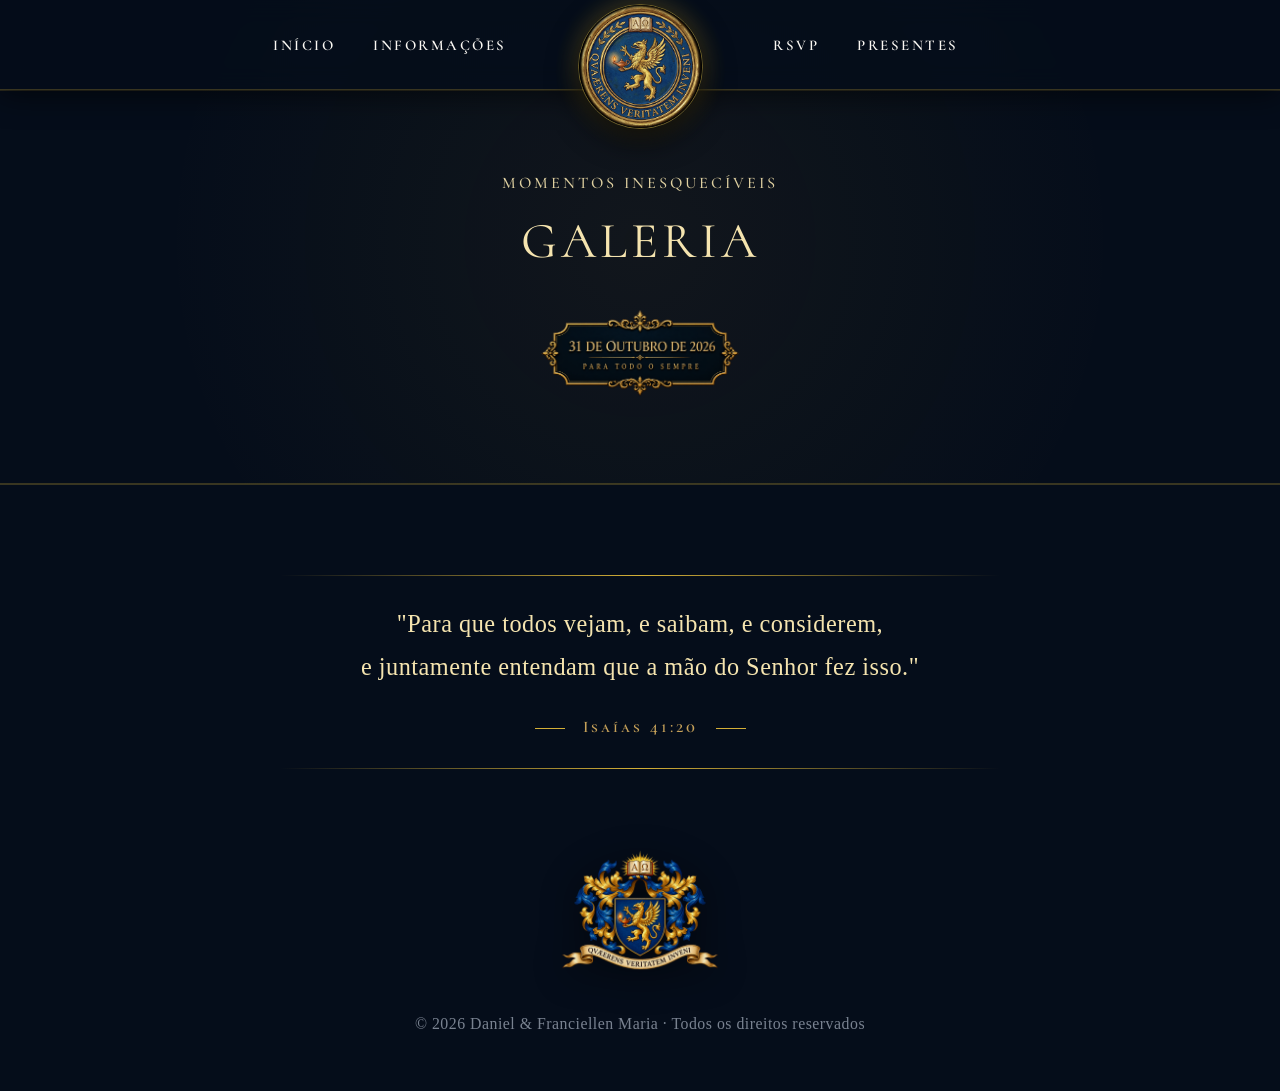
<file: galeria.html>
<!DOCTYPE html>
<html lang="pt-BR">
<head>
  <meta charset="UTF-8">
  <meta name="viewport" content="width=device-width, initial-scale=1.0">
  <title>Galeria | Daniel & Franciellen Maria</title>
  <meta name="description" content="Galeria de Fotos - Casamento de Daniel Ribeiro de Almeida & Franciellen Maria Feitosa do Nascimento.">
  
  <link rel="icon" type="image/png" href="images/brasao/Gemini_Generated_Image_cqwzlmcqwzlmcqwz 1.png">
  <link rel="stylesheet" href="css/style.css?v=5.0">
</head>
<body>

  <!-- CABEÇALHO DA PÁGINA -->
  <header class="site-header" id="header">
    <div class="header-container">
      <!-- Brasão / Sinete Mobile (Canto Esquerdo) -->
      <a href="brasao.html" class="header-mobile-brand" aria-label="Ver o Brasão da Família Almeida">
        <div class="mobile-crest-wrapper">
          <img src="images/brasao/Gemini_Generated_Image_cqwzlmcqwzlmcqwz 1.png" alt="Brasão Daniel e Franciellen" class="mobile-crest-img">
        </div>
      </a>

      <nav class="nav-menu" id="nav-menu" aria-label="Navegação Principal">
        <ul class="nav-list nav-list-left">
          <li><a href="index.html" class="nav-link">Início</a></li>
          <li><a href="informacoes.html" class="nav-link">Informações</a></li>
        </ul>

        <a href="brasao.html" class="header-brand" aria-label="Ver o Brasão da Família Almeida">
          <div class="brand-crest-wrapper">
            <img src="images/brasao/Gemini_Generated_Image_cqwzlmcqwzlmcqwz 1.png" alt="Brasão Daniel e Franciellen" class="brand-crest-img">
          </div>
        </a>

        <ul class="nav-list nav-list-right">
          <li><a href="rsvp.html" class="nav-link">RSVP</a></li>
          <li><a href="presentes.html" class="nav-link">Presentes</a></li>
        </ul>
      </nav>

      <button class="mobile-toggle" id="mobile-toggle" aria-label="Abrir Menu de Navegação">
        <div class="hamburger-icon">
          <span></span>
          <span></span>
          <span></span>
        </div>
      </button>
    </div>
  </header>

  <!-- PÁGINA EM BRANCO (ESTRUTURA PARA DESENVOLVIMENTO FUTURO) -->
  <main>
    <section class="page-banner">
      <div class="page-banner-subtitle">MOMENTOS INESQUECÍVEIS</div>
      <h1 class="page-banner-title">Galeria</h1>
      <img src="images/elementos/ChatGPT Image 12 de ago. de 2026, 20_25_01.png" alt="Ornamento Separador" class="page-banner-separator">
    </section>
  </main>

  <!-- ======================================================================
       RODAPÉ (FOOTER)
       ====================================================================== -->
  <footer class="site-footer-bottom" id="footer">
    <!-- Versículo -->
    <div class="footer-quote">
      <div class="footer-quote-line"></div>
      <p class="footer-verse">"Para que todos vejam, e saibam, e considerem,<br>e juntamente entendam que a mão do
        Senhor fez isso."</p>
      <div class="footer-verse-ref">
        <span class="footer-ref-line"></span>
        <span class="footer-ref-text">Isaías 41:20</span>
        <span class="footer-ref-line"></span>
      </div>
      <div class="footer-quote-line"></div>
    </div>

    <!-- Monograma / Brasão -->
    <div class="footer-monogram">
      <a href="brasao.html" aria-label="Ver o Brasão da Família Almeida">
        <img src="images/brasao/ChatGPT Image 12 de ago. de 2026, 20_08_35.png" alt="Brasão Daniel & Franciellen"
          class="footer-brasao-img">
      </a>
    </div>

    <p class="footer-copy">© 2026 Daniel & Franciellen Maria · Todos os direitos reservados</p>
  </footer>

  <script src="js/main.js?v=4.8"></script>
</body>
</html>
</file>
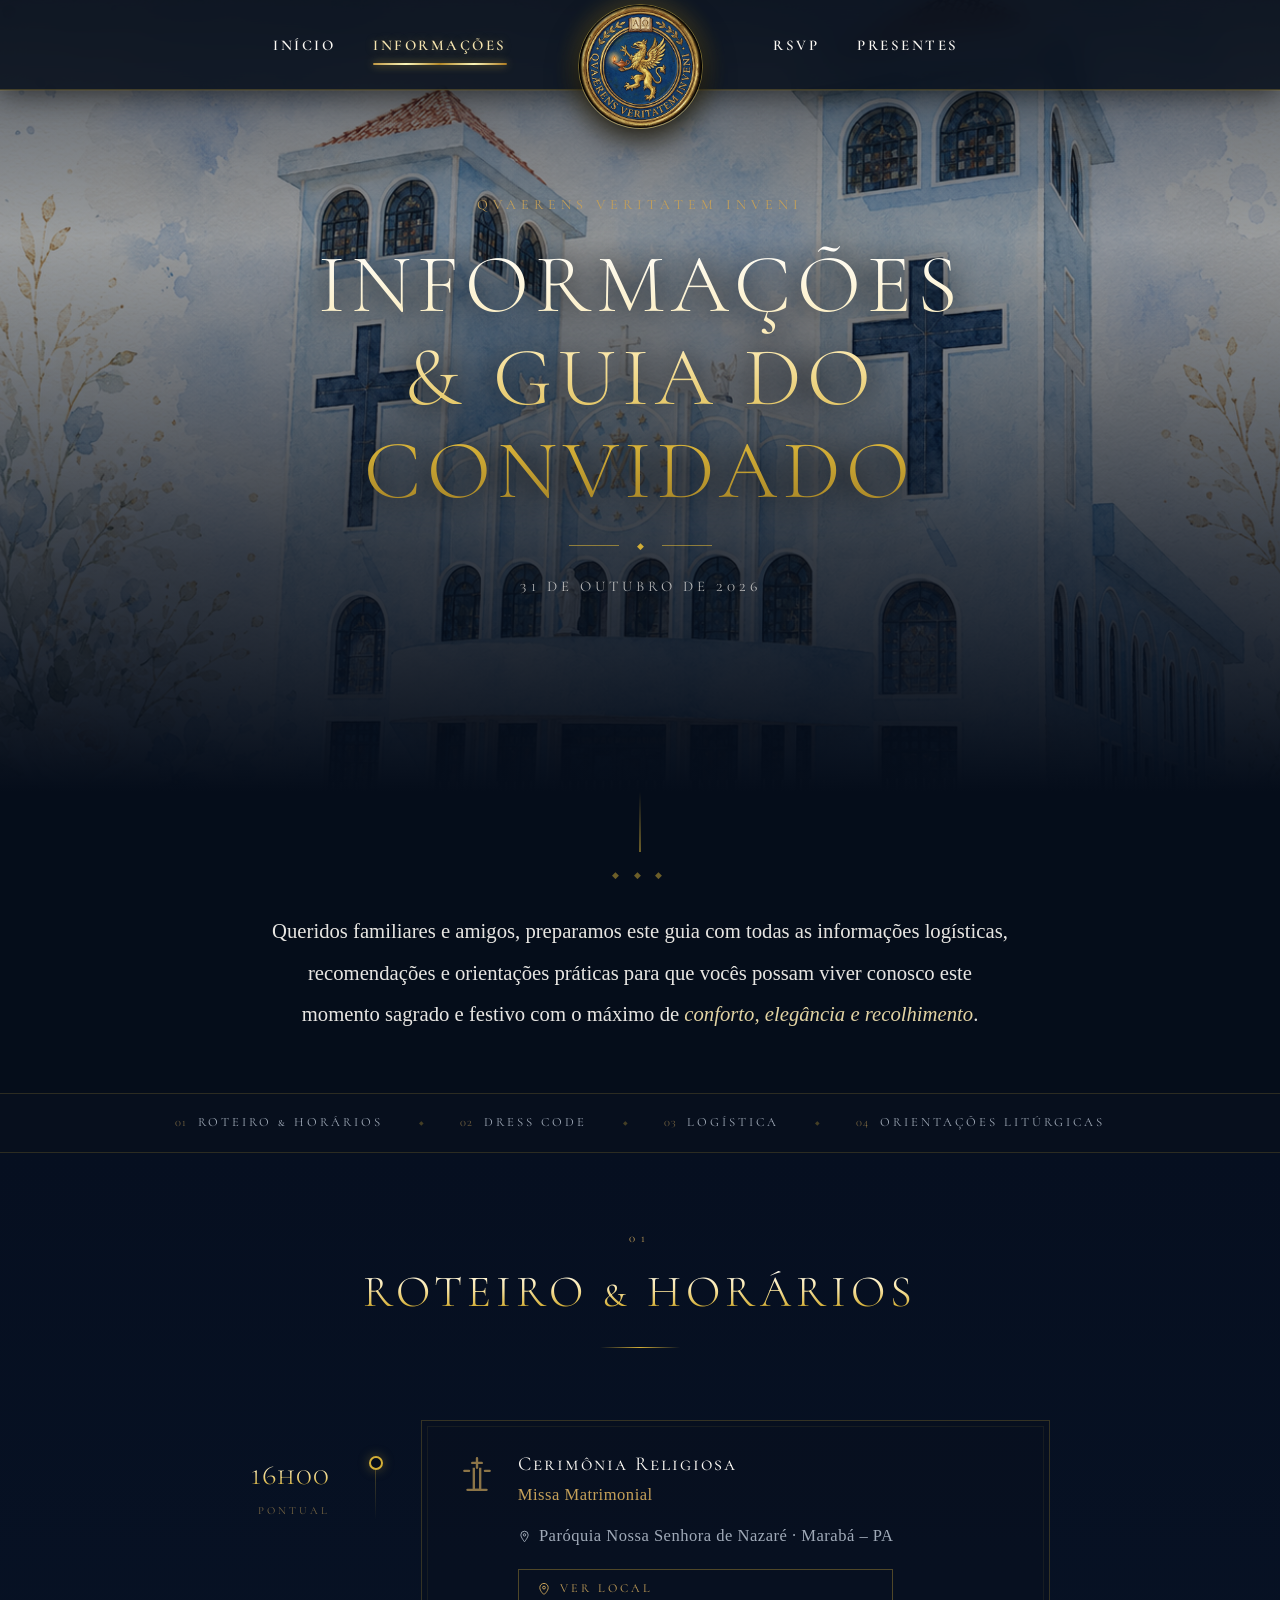
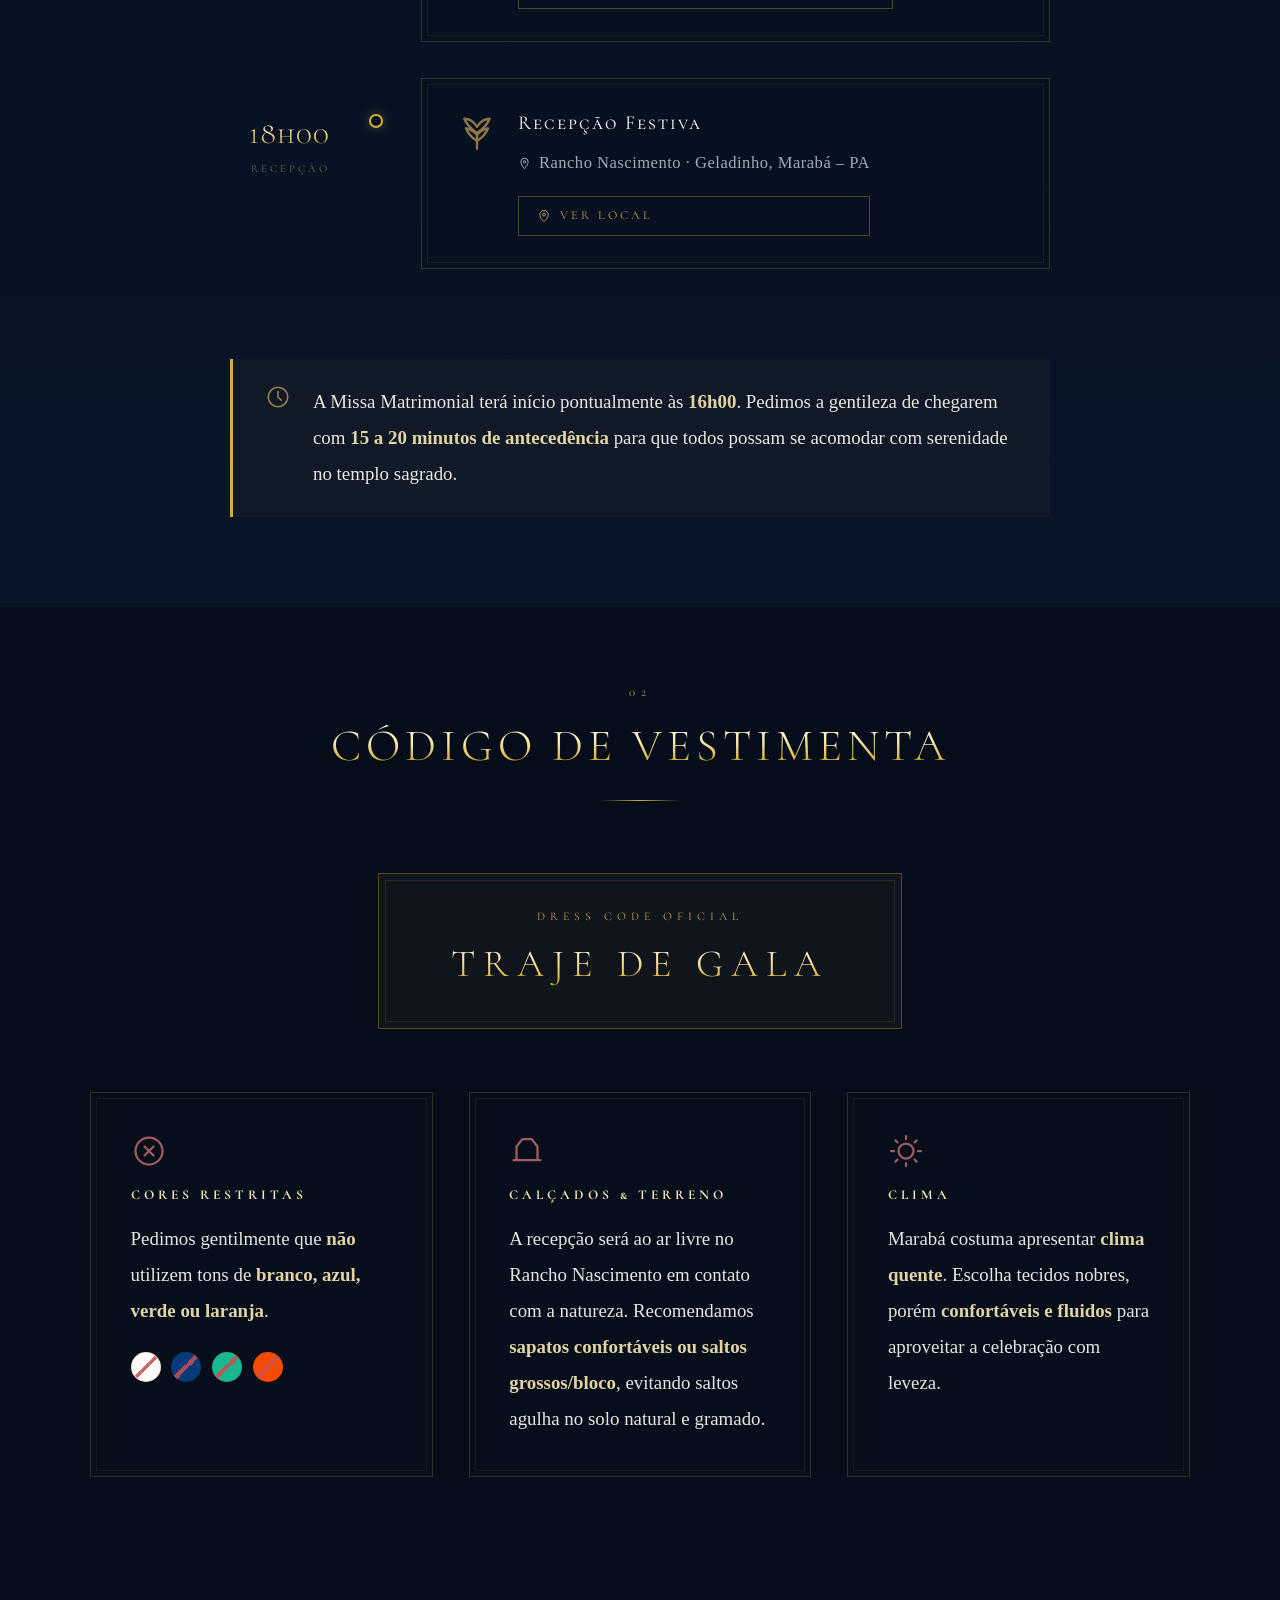
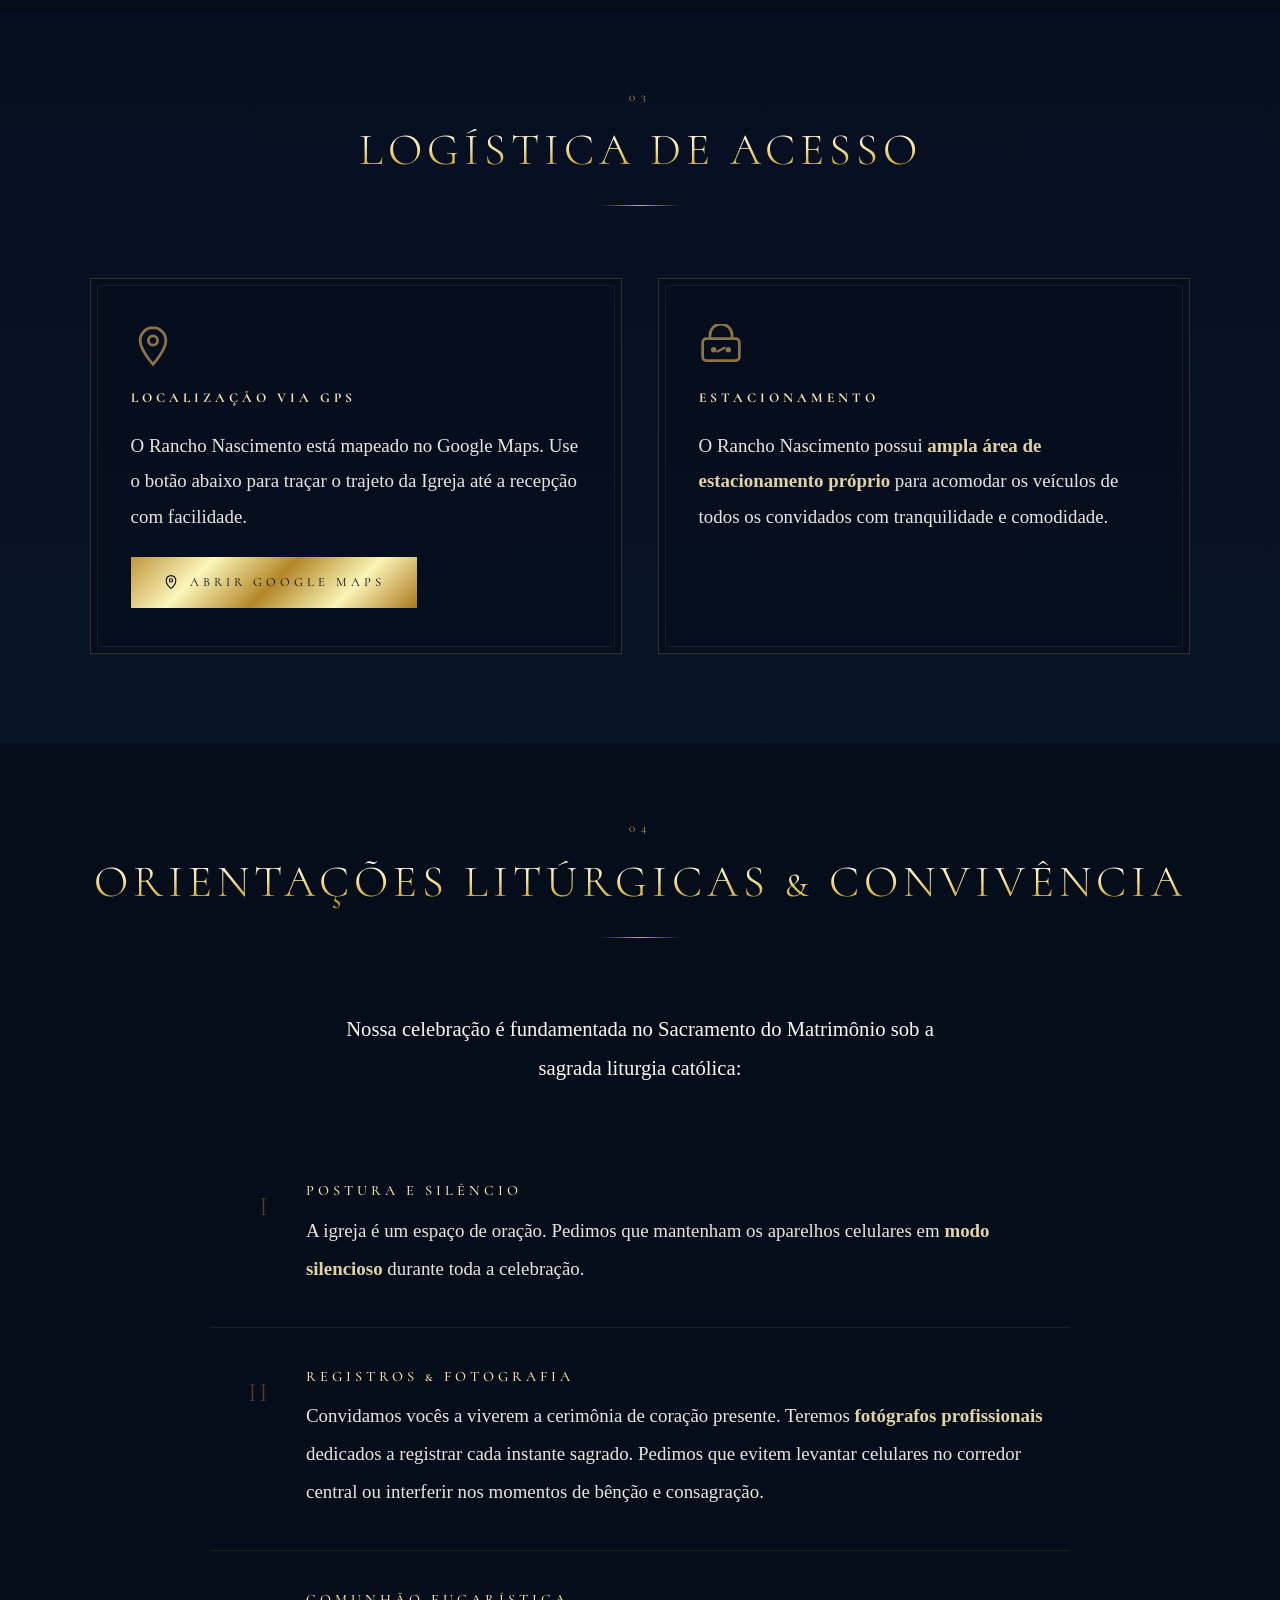
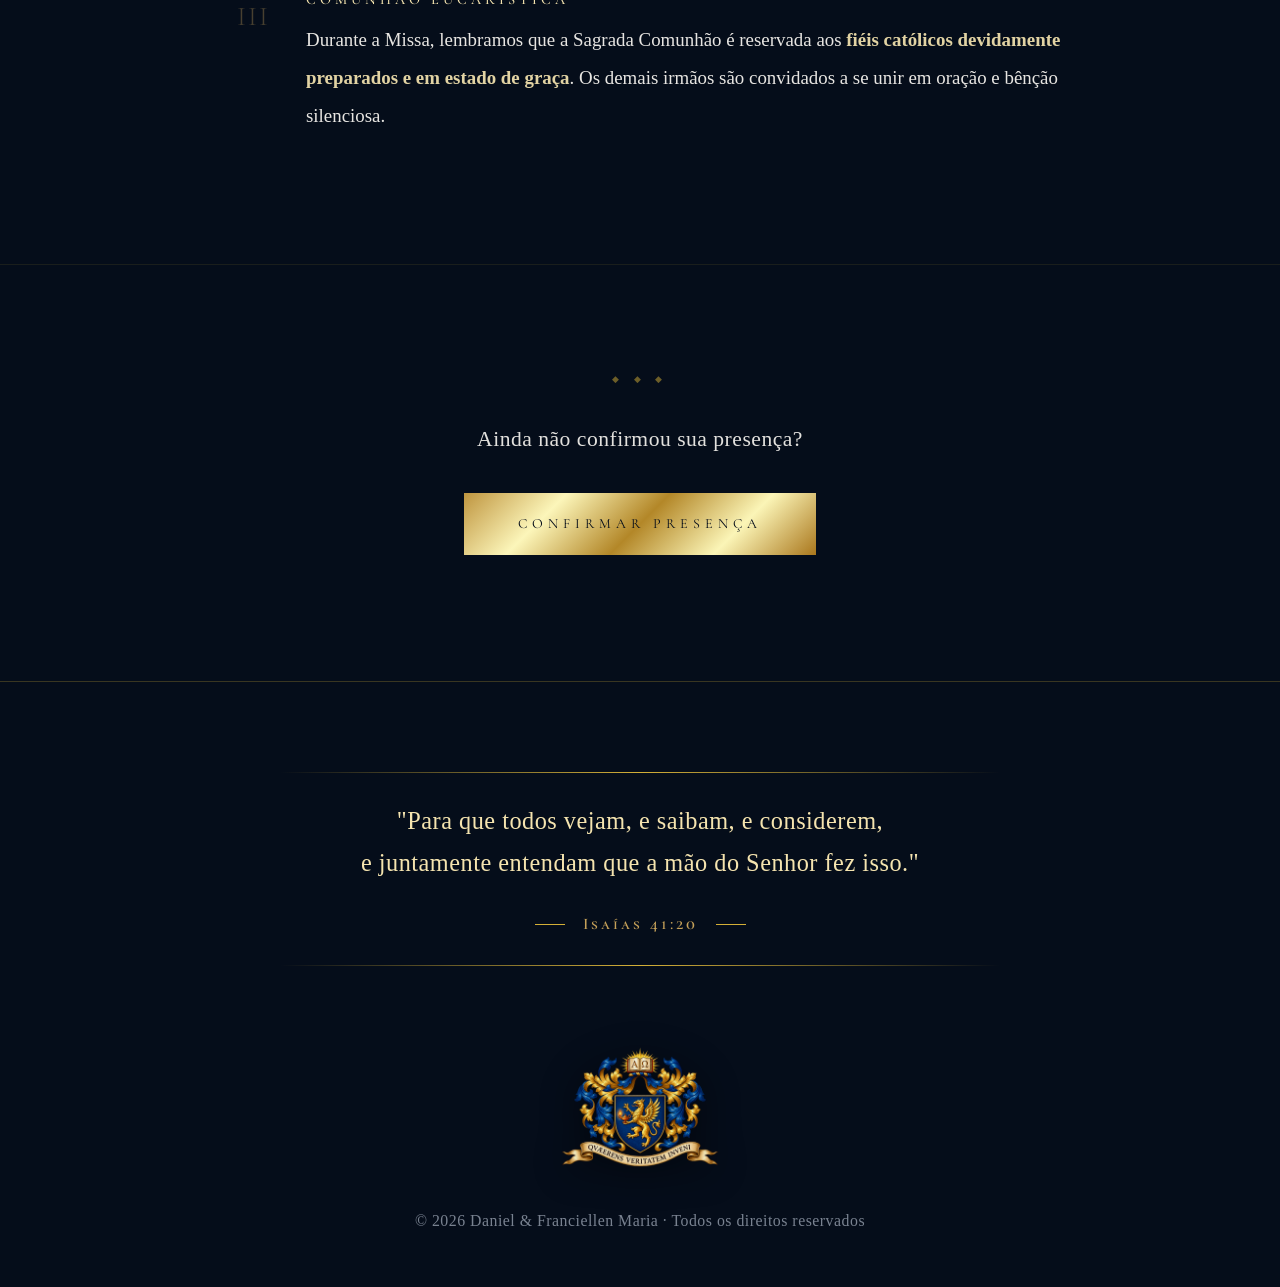
<file: informacoes.html>
<!DOCTYPE html>
<html lang="pt-BR">
<head>
  <meta charset="UTF-8">
  <meta name="viewport" content="width=device-width, initial-scale=1.0">
  <title>Informações | Daniel &amp; Franciellen Maria</title>
  <meta name="description" content="Guia do Convidado — Roteiro, horários, dress code, logística e orientações litúrgicas para o casamento de Daniel e Franciellen Maria, 31 de outubro de 2026.">

  <link rel="icon" type="image/png" href="images/brasao/Gemini_Generated_Image_cqwzlmcqwzlmcqwz 1.png">
  <link rel="stylesheet" href="css/style.css?v=5.0">
  <link rel="stylesheet" href="css/informacoes.css?v=5.0">
</head>
<body>

  <!-- CABEÇALHO -->
  <header class="site-header" id="header">
    <div class="header-container">
      <!-- Brasão / Sinete Mobile (Canto Esquerdo) -->
      <a href="brasao.html" class="header-mobile-brand" aria-label="Ver o Brasão da Família Almeida">
        <div class="mobile-crest-wrapper">
          <img src="images/brasao/Gemini_Generated_Image_cqwzlmcqwzlmcqwz 1.png" alt="Brasão" class="mobile-crest-img">
        </div>
      </a>

      <nav class="nav-menu" id="nav-menu" aria-label="Navegação Principal">
        <ul class="nav-list nav-list-left">
          <li><a href="index.html" class="nav-link">Início</a></li>
          <li><a href="informacoes.html" class="nav-link active">Informações</a></li>
        </ul>

        <a href="brasao.html" class="header-brand" aria-label="Ver o Brasão da Família Almeida">
          <div class="brand-crest-wrapper">
            <img src="images/brasao/Gemini_Generated_Image_cqwzlmcqwzlmcqwz 1.png" alt="Brasão" class="brand-crest-img">
          </div>
        </a>

        <ul class="nav-list nav-list-right">
          <li><a href="rsvp.html" class="nav-link">RSVP</a></li>
          <li><a href="presentes.html" class="nav-link">Presentes</a></li>
        </ul>
      </nav>

      <button class="mobile-toggle" id="mobile-toggle" aria-label="Abrir Menu">
        <div class="hamburger-icon">
          <span></span><span></span><span></span>
        </div>
      </button>
    </div>
  </header>

  <main>

    <!-- ===== HERO ===== -->
    <section class="inf-hero">
      <div class="inf-hero-bg">
        <img src="images/galeria/ChatGPT Image 10 de jun. de 2026, 16_06_04.png" alt="Paróquia Nossa Senhora de Nazaré" class="inf-hero-img">
        <div class="inf-hero-overlay"></div>
      </div>
      <div class="inf-hero-content">
        <p class="inf-hero-lema">Qvaerens Veritatem Inveni</p>
        <h1 class="inf-hero-title">Informações<br>&amp; Guia do<br>Convidado</h1>
        <div class="inf-hero-divider">
          <span class="inf-dline"></span>
          <span class="inf-ddiamond">◆</span>
          <span class="inf-dline"></span>
        </div>
        <p class="inf-hero-date">31 de Outubro de 2026</p>
      </div>
    </section>

    <!-- ===== ABERTURA ===== -->
    <section class="inf-intro reveal">
      <div class="inf-intro-inner">
        <div class="inf-ornament" aria-hidden="true">◆ ◆ ◆</div>
        <p class="inf-intro-text">
          Queridos familiares e amigos, preparamos este guia com todas as informações logísticas, recomendações e orientações práticas para que vocês possam viver conosco este momento sagrado e festivo com o máximo de <em>conforto, elegância e recolhimento</em>.
        </p>
      </div>
    </section>

    <!-- ===== ÂNCORAS DE NAVEGAÇÃO RÁPIDA ===== -->
    <nav class="inf-quicknav reveal" aria-label="Navegação rápida das seções">
      <div class="inf-quicknav-inner">
        <a href="#roteiro" class="inf-qnav-link">
          <span class="inf-qnav-num">01</span>
          <span class="inf-qnav-label">Roteiro &amp; Horários</span>
        </a>
        <span class="inf-qnav-sep" aria-hidden="true">◆</span>
        <a href="#dresscode" class="inf-qnav-link">
          <span class="inf-qnav-num">02</span>
          <span class="inf-qnav-label">Dress Code</span>
        </a>
        <span class="inf-qnav-sep" aria-hidden="true">◆</span>
        <a href="#logistica" class="inf-qnav-link">
          <span class="inf-qnav-num">03</span>
          <span class="inf-qnav-label">Logística</span>
        </a>
        <span class="inf-qnav-sep" aria-hidden="true">◆</span>
        <a href="#liturgia" class="inf-qnav-link">
          <span class="inf-qnav-num">04</span>
          <span class="inf-qnav-label">Orientações Litúrgicas</span>
        </a>
      </div>
    </nav>

    <!-- ===== 01 · ROTEIRO & HORÁRIOS ===== -->
    <section class="inf-section inf-section-alt" id="roteiro">
      <div class="inf-section-inner">
        <div class="inf-section-tag reveal">01</div>
        <h2 class="inf-section-title reveal">Roteiro &amp; Horários</h2>
        <div class="inf-section-divider reveal" aria-hidden="true"></div>

        <!-- Timeline do dia -->
        <div class="inf-timeline reveal">

          <div class="inf-tl-item">
            <div class="inf-tl-time">
              <span class="inf-tl-hour">16h00</span>
              <span class="inf-tl-ampm">Pontual</span>
            </div>
            <div class="inf-tl-connector">
              <div class="inf-tl-dot"></div>
              <div class="inf-tl-line"></div>
            </div>
            <div class="inf-tl-card">
              <div class="inf-tl-icon" aria-hidden="true">
                <!-- Ícone cruz/igreja -->
                <svg viewBox="0 0 24 24" fill="none" xmlns="http://www.w3.org/2000/svg">
                  <path d="M12 2v6M9 5h6" stroke="currentColor" stroke-width="1.5" stroke-linecap="round"/>
                  <path d="M10 8v14h4V8" stroke="currentColor" stroke-width="1.5" stroke-linejoin="round"/>
                  <path d="M6 22h12" stroke="currentColor" stroke-width="1.5" stroke-linecap="round"/>
                  <path d="M4 10h3M17 10h3" stroke="currentColor" stroke-width="1.5" stroke-linecap="round"/>
                </svg>
              </div>
              <div class="inf-tl-body">
                <h3 class="inf-tl-title">Cerimônia Religiosa</h3>
                <p class="inf-tl-subtitle">Missa Matrimonial</p>
                <p class="inf-tl-local">
                  <svg viewBox="0 0 16 16" fill="none" width="13" height="13" aria-hidden="true">
                    <path d="M8 1.5A4.5 4.5 0 0 1 12.5 6c0 3-4.5 8.5-4.5 8.5S3.5 9 3.5 6A4.5 4.5 0 0 1 8 1.5z" stroke="currentColor" stroke-width="1.2"/>
                    <circle cx="8" cy="6" r="1.5" stroke="currentColor" stroke-width="1.2"/>
                  </svg>
                  Paróquia Nossa Senhora de Nazaré · Marabá – PA
                </p>
                <a href="https://maps.google.com/?q=Paróquia+Nossa+Senhora+de+Nazaré+Nova+Marabá+Marabá+PA"
                   target="_blank" rel="noopener"
                   class="inf-map-btn" aria-label="Ver Local da Cerimônia">
                  <svg viewBox="0 0 20 20" fill="none" width="14" height="14" aria-hidden="true">
                    <path d="M10 2C6.69 2 4 4.69 4 8c0 5 6 10 6 10s6-5 6-10c0-3.31-2.69-6-6-6z" stroke="currentColor" stroke-width="1.4"/>
                    <circle cx="10" cy="8" r="2" stroke="currentColor" stroke-width="1.4"/>
                  </svg>
                  Ver Local
                </a>
              </div>
            </div>
          </div>

          <div class="inf-tl-item">
            <div class="inf-tl-time">
              <span class="inf-tl-hour">18h00</span>
              <span class="inf-tl-ampm">Recepção</span>
            </div>
            <div class="inf-tl-connector">
              <div class="inf-tl-dot"></div>
              <div class="inf-tl-line inf-tl-line-last"></div>
            </div>
            <div class="inf-tl-card">
              <div class="inf-tl-icon" aria-hidden="true">
                <!-- Ícone salgueiro/recepção -->
                <svg viewBox="0 0 24 24" fill="none" xmlns="http://www.w3.org/2000/svg">
                  <path d="M12 22V12" stroke="currentColor" stroke-width="1.5" stroke-linecap="round"/>
                  <path d="M12 12C12 12 6 8 4 3c3 0 6 2 8 5" stroke="currentColor" stroke-width="1.5" stroke-linecap="round" stroke-linejoin="round"/>
                  <path d="M12 12C12 12 18 8 20 3c-3 0-6 2-8 5" stroke="currentColor" stroke-width="1.5" stroke-linecap="round" stroke-linejoin="round"/>
                  <path d="M12 17C12 17 7 14 5 9c2.5.5 5 2 7 4" stroke="currentColor" stroke-width="1.5" stroke-linecap="round" stroke-linejoin="round"/>
                  <path d="M12 17C12 17 17 14 19 9c-2.5.5-5 2-7 4" stroke="currentColor" stroke-width="1.5" stroke-linecap="round" stroke-linejoin="round"/>
                </svg>
              </div>
              <div class="inf-tl-body">
                <h3 class="inf-tl-title">Recepção Festiva</h3>
                <p class="inf-tl-local">
                  <svg viewBox="0 0 16 16" fill="none" width="13" height="13" aria-hidden="true">
                    <path d="M8 1.5A4.5 4.5 0 0 1 12.5 6c0 3-4.5 8.5-4.5 8.5S3.5 9 3.5 6A4.5 4.5 0 0 1 8 1.5z" stroke="currentColor" stroke-width="1.2"/>
                    <circle cx="8" cy="6" r="1.5" stroke="currentColor" stroke-width="1.2"/>
                  </svg>
                  Rancho Nascimento · Geladinho, Marabá – PA
                </p>
                <a href="https://maps.app.goo.gl/Bbgvi7g3qm4rZybv8"
                   target="_blank" rel="noopener"
                   class="inf-map-btn" aria-label="Ver Local da Recepção">
                  <svg viewBox="0 0 20 20" fill="none" width="14" height="14" aria-hidden="true">
                    <path d="M10 2C6.69 2 4 4.69 4 8c0 5 6 10 6 10s6-5 6-10c0-3.31-2.69-6-6-6z" stroke="currentColor" stroke-width="1.4"/>
                    <circle cx="10" cy="8" r="2" stroke="currentColor" stroke-width="1.4"/>
                  </svg>
                  Ver Local
                </a>
              </div>
            </div>
          </div>

        </div><!-- /timeline -->

        <!-- Nota de pontualidade -->
        <div class="inf-note reveal">
          <div class="inf-note-icon" aria-hidden="true">
            <svg viewBox="0 0 24 24" fill="none" xmlns="http://www.w3.org/2000/svg">
              <circle cx="12" cy="12" r="9" stroke="currentColor" stroke-width="1.5"/>
              <path d="M12 7v5l3 3" stroke="currentColor" stroke-width="1.5" stroke-linecap="round"/>
            </svg>
          </div>
          <p class="inf-note-text">
            A Missa Matrimonial terá início pontualmente às <strong>16h00</strong>. Pedimos a gentileza de chegarem com <strong>15 a 20 minutos de antecedência</strong> para que todos possam se acomodar com serenidade no templo sagrado.
          </p>
        </div>

      </div>
    </section>

    <!-- ===== 02 · DRESS CODE ===== -->
    <section class="inf-section" id="dresscode">
      <div class="inf-section-inner">
        <div class="inf-section-tag reveal">02</div>
        <h2 class="inf-section-title reveal">Código de Vestimenta</h2>
        <div class="inf-section-divider reveal" aria-hidden="true"></div>

        <div class="inf-dc-hero reveal">
          <div class="inf-dc-badge">
            <span class="inf-dc-badge-label">Dress Code Oficial</span>
            <span class="inf-dc-badge-value">Traje de Gala</span>
          </div>
        </div>

        <div class="inf-dc-grid">

          <!-- Paleta de cores restrita -->
          <div class="inf-dc-card reveal">
            <div class="inf-dc-card-icon" aria-hidden="true">
              <svg viewBox="0 0 24 24" fill="none" xmlns="http://www.w3.org/2000/svg">
                <circle cx="12" cy="12" r="9" stroke="currentColor" stroke-width="1.5"/>
                <path d="M15 9l-6 6M9 9l6 6" stroke="currentColor" stroke-width="1.5" stroke-linecap="round"/>
              </svg>
            </div>
            <h3 class="inf-dc-card-title">Cores Restritas</h3>
            <p class="inf-dc-card-body">
              Pedimos gentilmente que <strong>não</strong> utilizem tons de <strong>branco, azul, verde ou laranja</strong>.
            </p>
            <div class="inf-dc-swatches inf-dc-swatches-banned" aria-label="Cores não permitidas">
              <span class="inf-dc-swatch" style="background:#fff; border:1px solid rgba(212,175,55,0.3);" title="Branco"></span>
              <span class="inf-dc-swatch" style="background:#073a79;" title="Azul"></span>
              <span class="inf-dc-swatch" style="background:#19b68f;" title="Verde"></span>
              <span class="inf-dc-swatch" style="background:#f54b01;" title="Laranja"></span>
            </div>
          </div>

          <!-- Calçados -->
          <div class="inf-dc-card reveal">
            <div class="inf-dc-card-icon" aria-hidden="true">
              <svg viewBox="0 0 24 24" fill="none" xmlns="http://www.w3.org/2000/svg">
                <path d="M3 18h18" stroke="currentColor" stroke-width="1.5" stroke-linecap="round"/>
                <path d="M5 18V9l4-5h6l4 5v9" stroke="currentColor" stroke-width="1.5" stroke-linejoin="round"/>
              </svg>
            </div>
            <h3 class="inf-dc-card-title">Calçados &amp; Terreno</h3>
            <p class="inf-dc-card-body">
              A recepção será ao ar livre no Rancho Nascimento em contato com a natureza. Recomendamos <strong>sapatos confortáveis ou saltos grossos/bloco</strong>, evitando saltos agulha no solo natural e gramado.
            </p>
          </div>

          <!-- Clima -->
          <div class="inf-dc-card reveal">
            <div class="inf-dc-card-icon" aria-hidden="true">
              <svg viewBox="0 0 24 24" fill="none" xmlns="http://www.w3.org/2000/svg">
                <circle cx="12" cy="12" r="5" stroke="currentColor" stroke-width="1.5"/>
                <path d="M12 2v2M12 20v2M2 12h2M20 12h2M4.93 4.93l1.41 1.41M17.66 17.66l1.41 1.41M4.93 19.07l1.41-1.41M17.66 6.34l1.41-1.41" stroke="currentColor" stroke-width="1.5" stroke-linecap="round"/>
              </svg>
            </div>
            <h3 class="inf-dc-card-title">Clima</h3>
            <p class="inf-dc-card-body">
              Marabá costuma apresentar <strong>clima quente</strong>. Escolha tecidos nobres, porém <strong>confortáveis e fluidos</strong> para aproveitar a celebração com leveza.
            </p>
          </div>

        </div><!-- /dc-grid -->

      </div>
    </section>

    <!-- ===== 03 · LOGÍSTICA ===== -->
    <section class="inf-section inf-section-alt" id="logistica">
      <div class="inf-section-inner">
        <div class="inf-section-tag reveal">03</div>
        <h2 class="inf-section-title reveal">Logística de Acesso</h2>
        <div class="inf-section-divider reveal" aria-hidden="true"></div>

        <div class="inf-log-grid">

          <div class="inf-log-card reveal">
            <div class="inf-log-icon" aria-hidden="true">
              <svg viewBox="0 0 24 24" fill="none" xmlns="http://www.w3.org/2000/svg">
                <path d="M12 2C8.13 2 5 5.13 5 9c0 5.25 7 13 7 13s7-7.75 7-13c0-3.87-3.13-7-7-7z" stroke="currentColor" stroke-width="1.5"/>
                <circle cx="12" cy="9" r="2.5" stroke="currentColor" stroke-width="1.5"/>
              </svg>
            </div>
            <h3 class="inf-log-title">Localização via GPS</h3>
            <p class="inf-log-body">
              O Rancho Nascimento está mapeado no Google Maps. Use o botão abaixo para traçar o trajeto da Igreja até a recepção com facilidade.
            </p>
            <a href="https://maps.app.goo.gl/Bbgvi7g3qm4rZybv8"
               target="_blank" rel="noopener"
               class="inf-log-btn" id="btn-maps-logistica">
              <svg viewBox="0 0 20 20" fill="none" width="16" height="16" aria-hidden="true">
                <path d="M10 2C6.69 2 4 4.69 4 8c0 5 6 10 6 10s6-5 6-10c0-3.31-2.69-6-6-6z" stroke="currentColor" stroke-width="1.4"/>
                <circle cx="10" cy="8" r="2" stroke="currentColor" stroke-width="1.4"/>
              </svg>
              Abrir Google Maps
            </a>
          </div>

          <div class="inf-log-card reveal">
            <div class="inf-log-icon" aria-hidden="true">
              <svg viewBox="0 0 24 24" fill="none" xmlns="http://www.w3.org/2000/svg">
                <rect x="2" y="8" width="20" height="12" rx="2" stroke="currentColor" stroke-width="1.5"/>
                <path d="M6 8V6a6 6 0 0 1 12 0v2" stroke="currentColor" stroke-width="1.5"/>
                <circle cx="8" cy="14" r="1.5" fill="currentColor"/>
                <circle cx="16" cy="14" r="1.5" fill="currentColor"/>
                <path d="M10 15l4-2" stroke="currentColor" stroke-width="1.2" stroke-linecap="round"/>
              </svg>
            </div>
            <h3 class="inf-log-title">Estacionamento</h3>
            <p class="inf-log-body">
              O Rancho Nascimento possui <strong>ampla área de estacionamento próprio</strong> para acomodar os veículos de todos os convidados com tranquilidade e comodidade.
            </p>
          </div>

        </div>
      </div>
    </section>

    <!-- ===== 04 · ORIENTAÇÕES LITÚRGICAS ===== -->
    <section class="inf-section" id="liturgia">
      <div class="inf-section-inner">
        <div class="inf-section-tag reveal">04</div>
        <h2 class="inf-section-title reveal">Orientações Litúrgicas &amp; Convivência</h2>
        <div class="inf-section-divider reveal" aria-hidden="true"></div>

        <p class="inf-liturgia-intro reveal">
          Nossa celebração é fundamentada no Sacramento do Matrimônio sob a sagrada liturgia católica:
        </p>

        <div class="inf-liturgia-list">

          <div class="inf-lit-item reveal">
            <div class="inf-lit-num" aria-hidden="true">I</div>
            <div class="inf-lit-content">
              <h3 class="inf-lit-title">Postura e Silêncio</h3>
              <p class="inf-lit-body">
                A igreja é um espaço de oração. Pedimos que mantenham os aparelhos celulares em <strong>modo silencioso</strong> durante toda a celebração.
              </p>
            </div>
          </div>

          <div class="inf-lit-item reveal">
            <div class="inf-lit-num" aria-hidden="true">II</div>
            <div class="inf-lit-content">
              <h3 class="inf-lit-title">Registros &amp; Fotografia</h3>
              <p class="inf-lit-body">
                Convidamos vocês a viverem a cerimônia de coração presente. Teremos <strong>fotógrafos profissionais</strong> dedicados a registrar cada instante sagrado. Pedimos que evitem levantar celulares no corredor central ou interferir nos momentos de bênção e consagração.
              </p>
            </div>
          </div>

          <div class="inf-lit-item reveal">
            <div class="inf-lit-num" aria-hidden="true">III</div>
            <div class="inf-lit-content">
              <h3 class="inf-lit-title">Comunhão Eucarística</h3>
              <p class="inf-lit-body">
                Durante a Missa, lembramos que a Sagrada Comunhão é reservada aos <strong>fiéis católicos devidamente preparados e em estado de graça</strong>. Os demais irmãos são convidados a se unir em oração e bênção silenciosa.
              </p>
            </div>
          </div>

        </div>
      </div>
    </section>

    <!-- ===== CTA FINAL ===== -->
    <section class="inf-cta reveal">
      <div class="inf-cta-inner">
        <div class="inf-ornament" aria-hidden="true">◆ ◆ ◆</div>
        <p class="inf-cta-text">Ainda não confirmou sua presença?</p>
        <a href="rsvp.html" class="inf-cta-btn">Confirmar Presença</a>
      </div>
    </section>

  <!-- ======================================================================
       RODAPÉ (FOOTER)
       ====================================================================== -->
  <footer class="site-footer-bottom" id="footer">
    <!-- Versículo -->
    <div class="footer-quote">
      <div class="footer-quote-line"></div>
      <p class="footer-verse">"Para que todos vejam, e saibam, e considerem,<br>e juntamente entendam que a mão do
        Senhor fez isso."</p>
      <div class="footer-verse-ref">
        <span class="footer-ref-line"></span>
        <span class="footer-ref-text">Isaías 41:20</span>
        <span class="footer-ref-line"></span>
      </div>
      <div class="footer-quote-line"></div>
    </div>

    <!-- Monograma / Brasão -->
    <div class="footer-monogram">
      <a href="brasao.html" aria-label="Ver o Brasão da Família Almeida">
        <img src="images/brasao/ChatGPT Image 12 de ago. de 2026, 20_08_35.png" alt="Brasão Daniel & Franciellen"
          class="footer-brasao-img">
      </a>
    </div>

    <p class="footer-copy">© 2026 Daniel & Franciellen Maria · Todos os direitos reservados</p>
  </footer>

  <script src="js/main.js?v=4.8"></script>
  <script src="js/informacoes.js"></script>
</body>
</html>
</file>
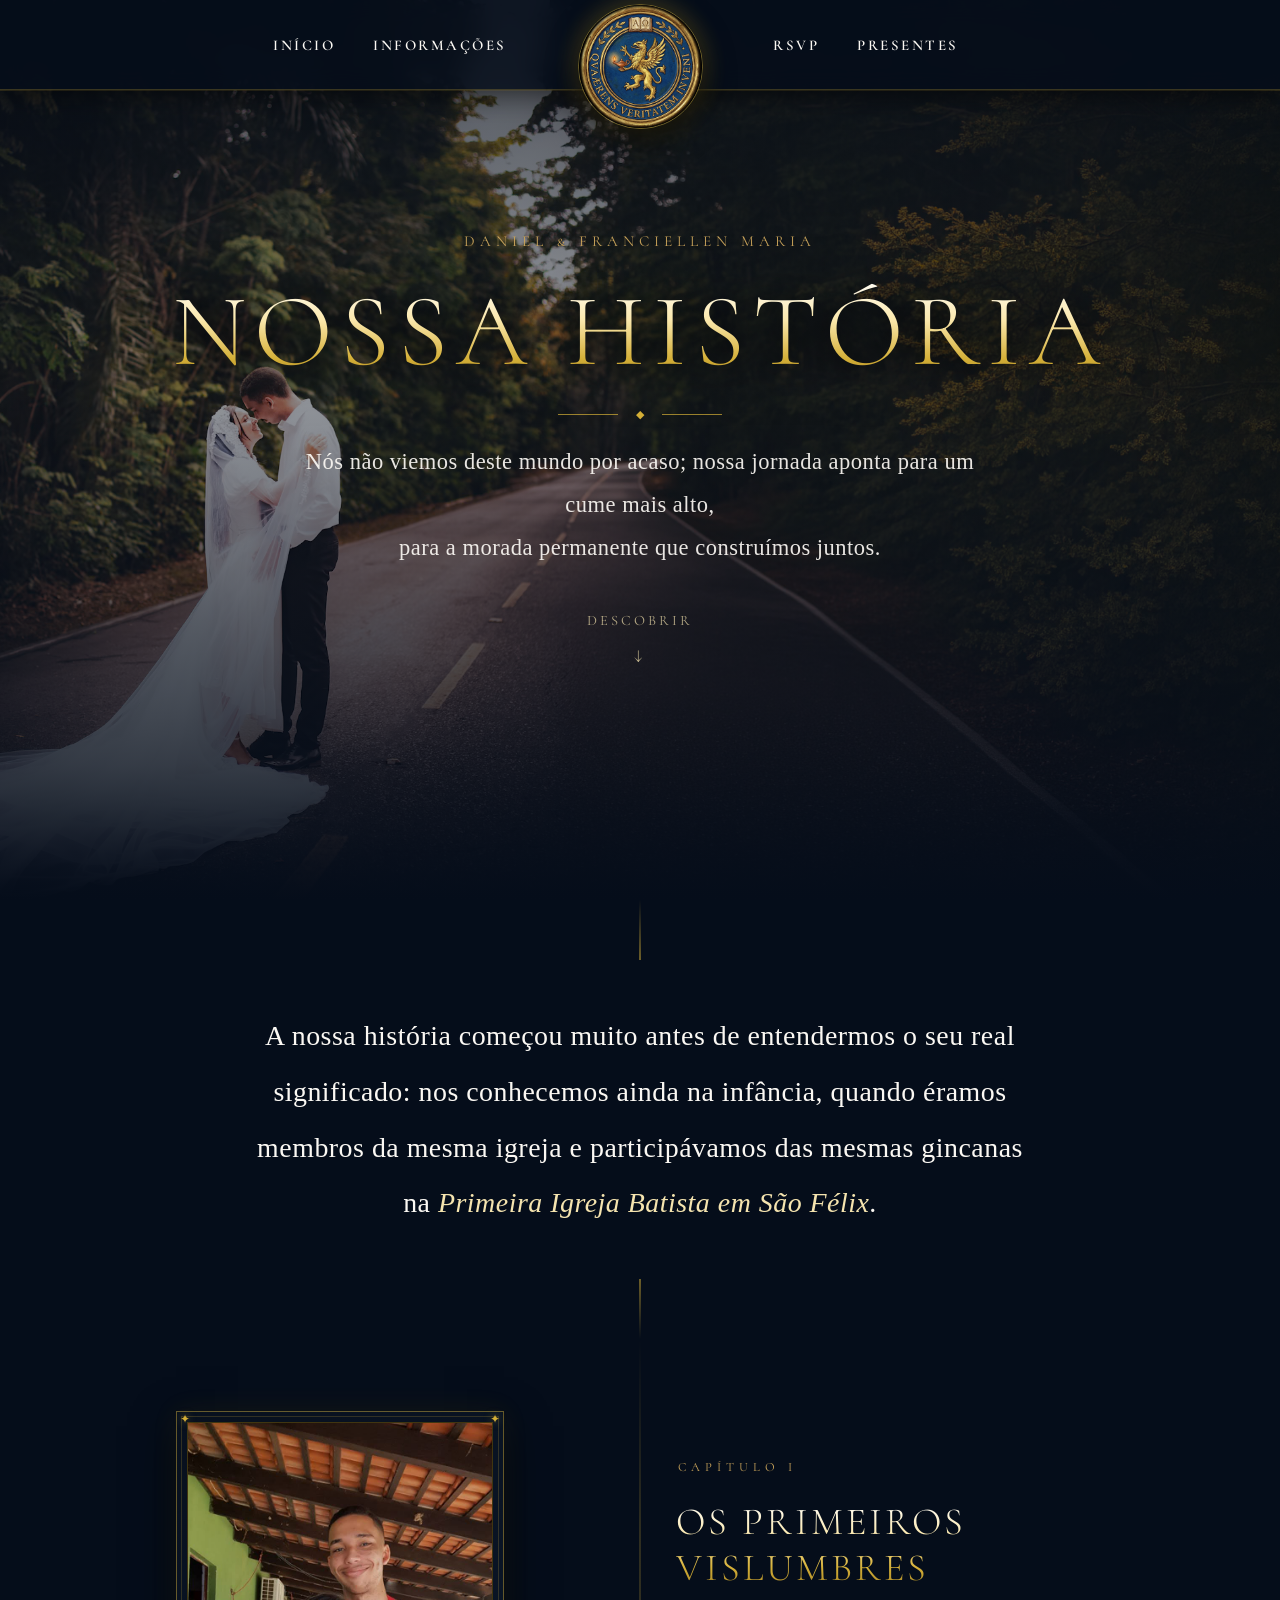
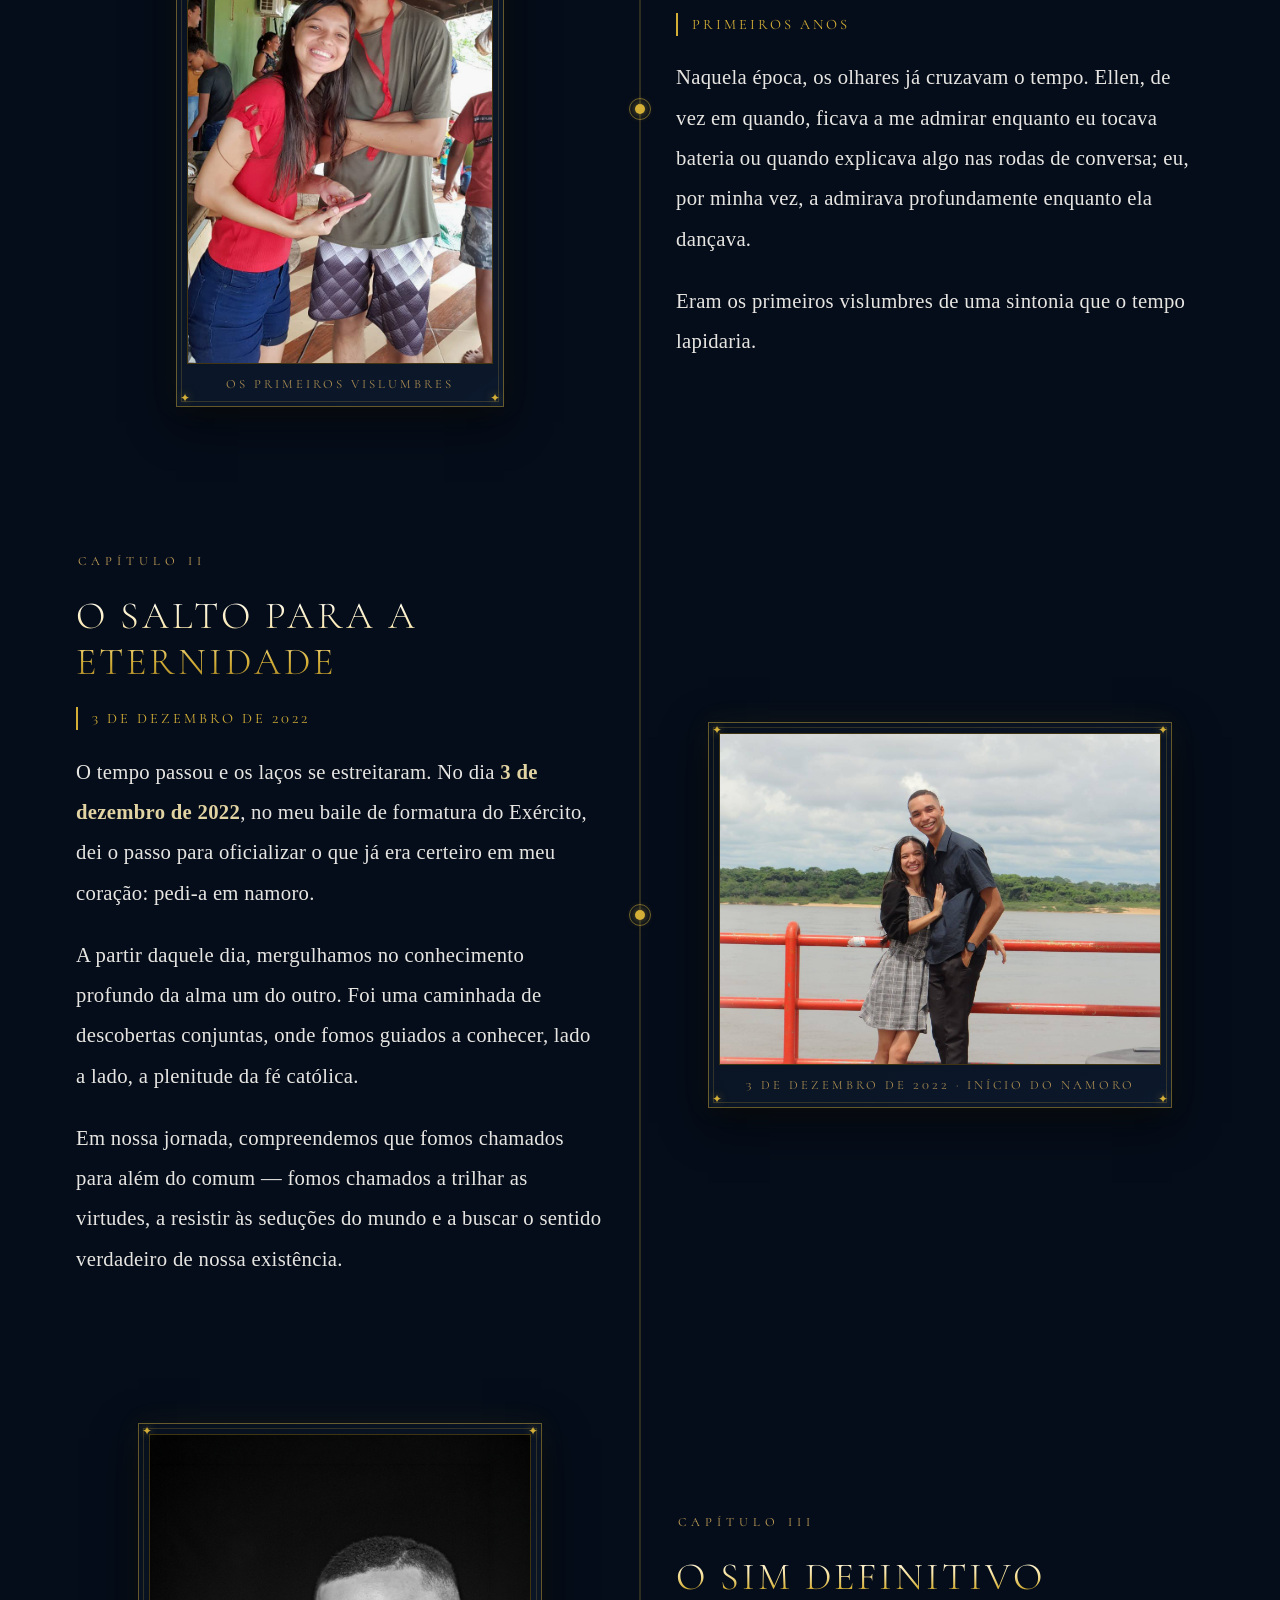
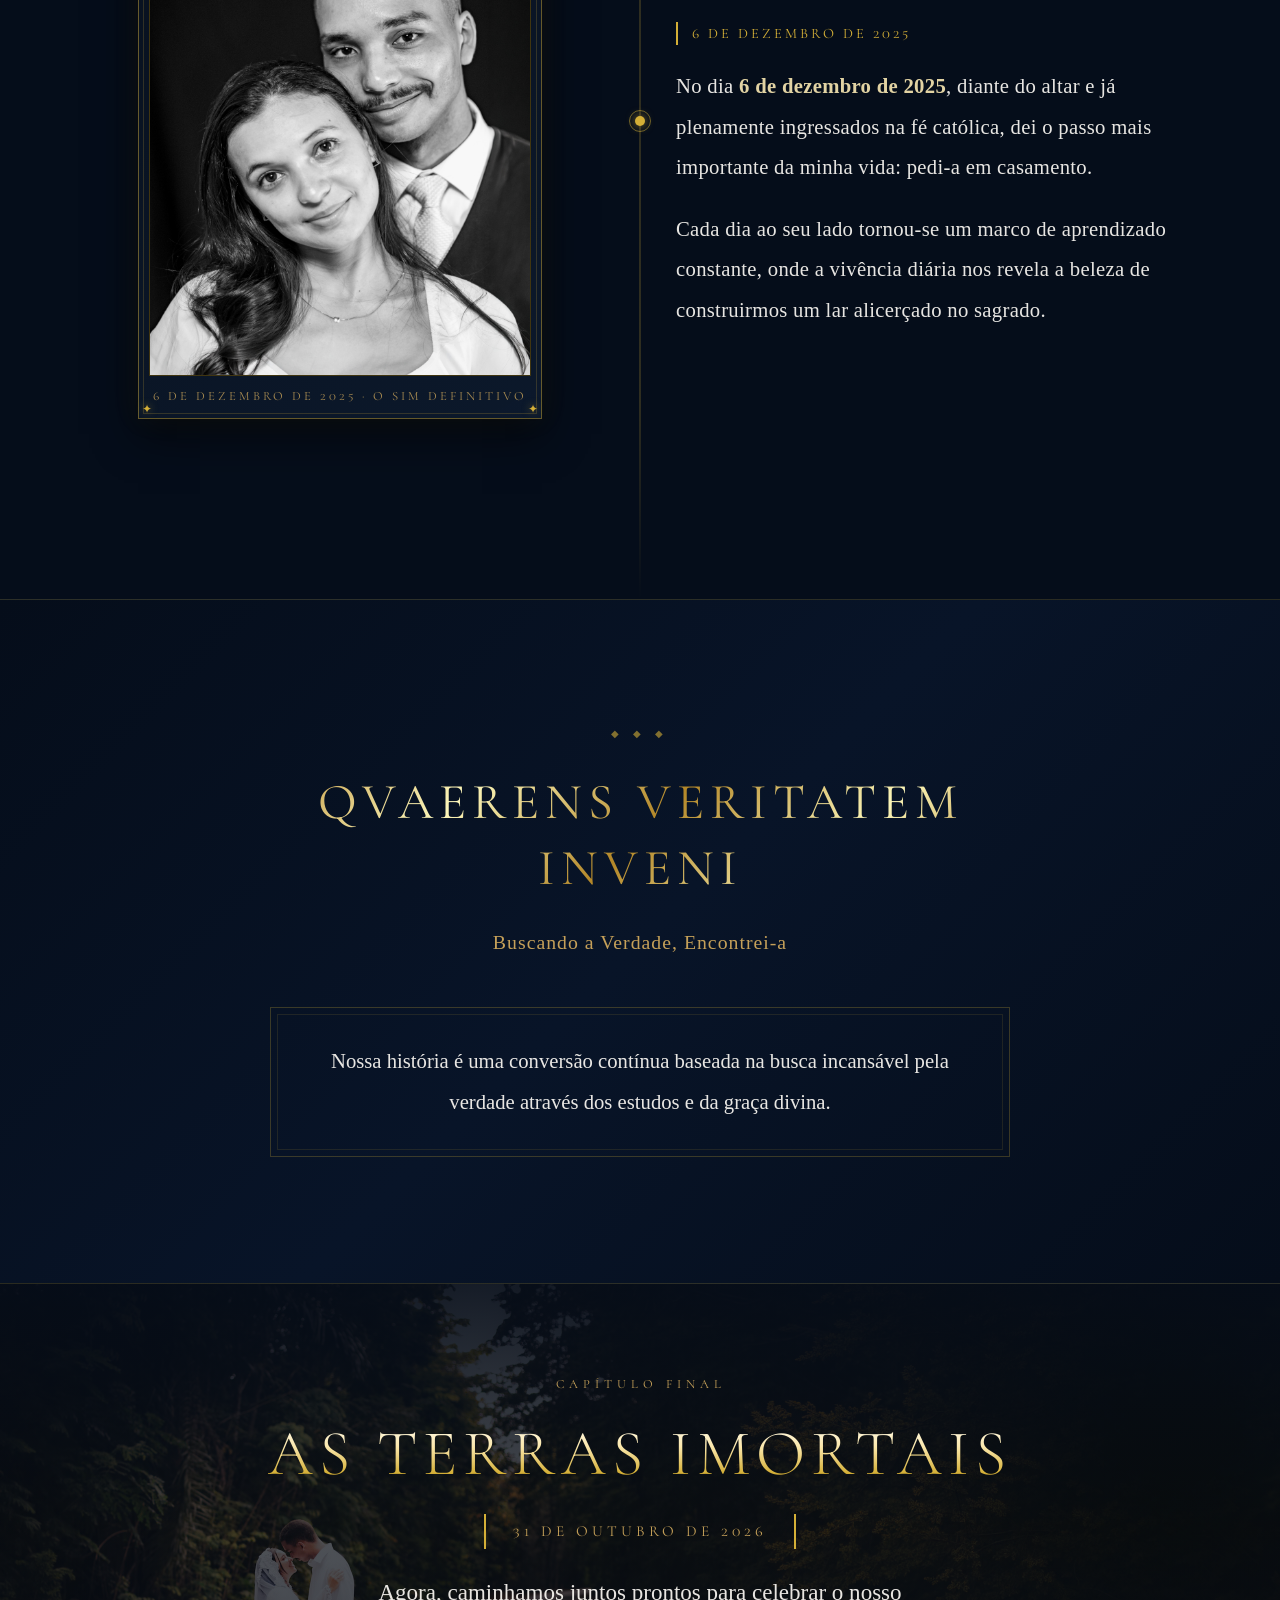
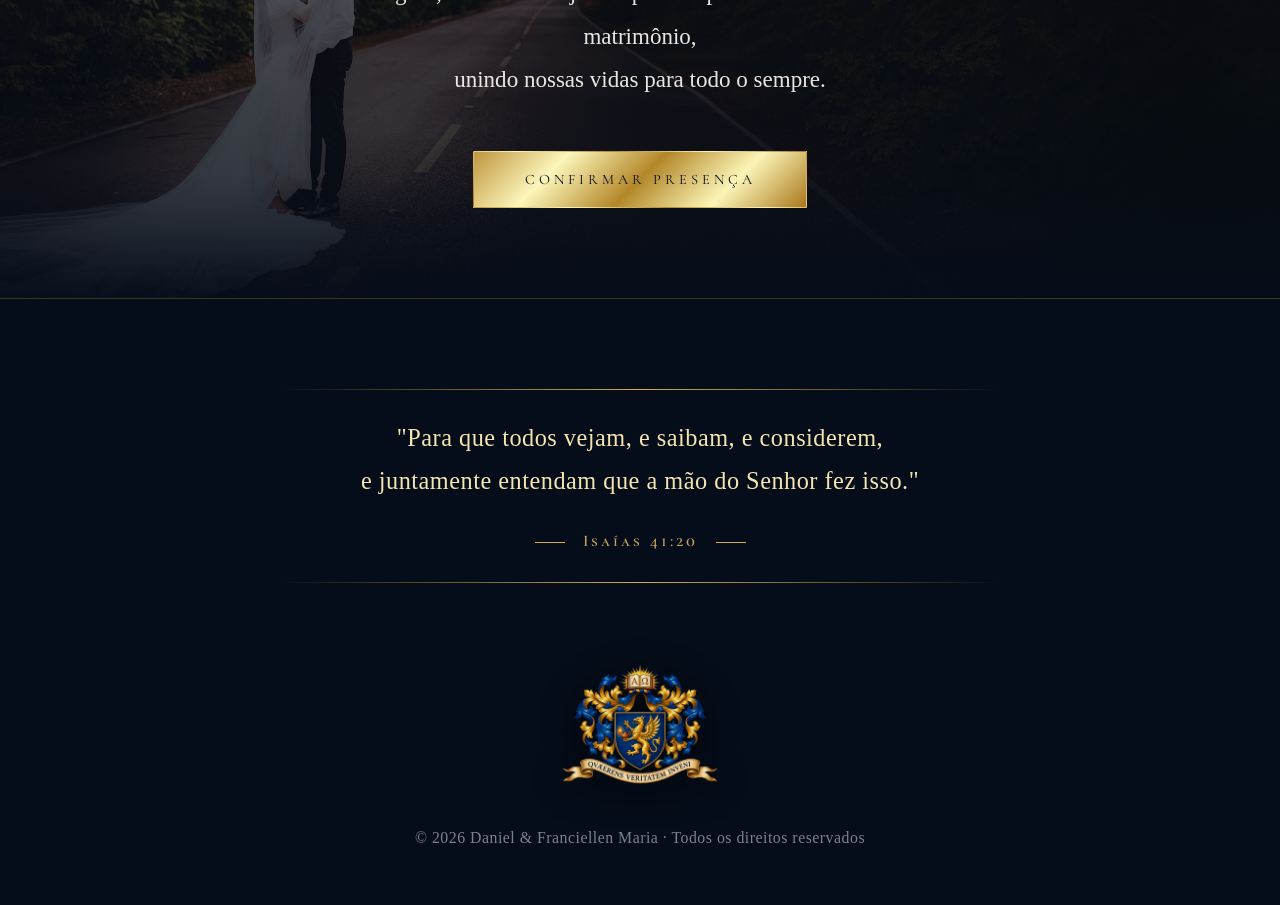
<file: nossa-historia.html>
<!DOCTYPE html>
<html lang="pt-BR">
<head>
  <meta charset="UTF-8">
  <meta name="viewport" content="width=device-width, initial-scale=1.0">
  <title>Nossa História | Daniel & Franciellen Maria</title>
  <meta name="description" content="A história de amor de Daniel e Franciellen Maria — da infância na Igreja Batista ao Sim definitivo.">

  <link rel="icon" type="image/png" href="images/brasao/Gemini_Generated_Image_cqwzlmcqwzlmcqwz 1.png">
  <link rel="stylesheet" href="css/style.css?v=5.0">
  <link rel="stylesheet" href="css/nossa-historia.css?v=5.0">
</head>
<body>

  <!-- CABEÇALHO DA PÁGINA -->
  <header class="site-header" id="header">
    <div class="header-container">
      <!-- Brasão / Sinete Mobile (Canto Esquerdo) -->
      <a href="brasao.html" class="header-mobile-brand" aria-label="Ver o Brasão da Família Almeida">
        <div class="mobile-crest-wrapper">
          <img src="images/brasao/Gemini_Generated_Image_cqwzlmcqwzlmcqwz 1.png" alt="Brasão Daniel e Franciellen" class="mobile-crest-img">
        </div>
      </a>

      <nav class="nav-menu" id="nav-menu" aria-label="Navegação Principal">
        <ul class="nav-list nav-list-left">
          <li><a href="index.html" class="nav-link">Início</a></li>
          <li><a href="informacoes.html" class="nav-link">Informações</a></li>
        </ul>

        <a href="brasao.html" class="header-brand" aria-label="Ver o Brasão da Família Almeida">
          <div class="brand-crest-wrapper">
            <img src="images/brasao/Gemini_Generated_Image_cqwzlmcqwzlmcqwz 1.png" alt="Brasão Daniel e Franciellen" class="brand-crest-img">
          </div>
        </a>

        <ul class="nav-list nav-list-right">
          <li><a href="rsvp.html" class="nav-link">RSVP</a></li>
          <li><a href="presentes.html" class="nav-link">Presentes</a></li>
        </ul>
      </nav>

      <button class="mobile-toggle" id="mobile-toggle" aria-label="Abrir Menu de Navegação">
        <div class="hamburger-icon">
          <span></span>
          <span></span>
          <span></span>
        </div>
      </button>
    </div>
  </header>

  <main>

    <!-- ======================== BANNER HERO ======================== -->
    <section class="nh-hero">
      <div class="nh-hero-bg">
        <img src="images/galeria/_MG_7095-Edit-2-2.jpg" alt="Daniel e Franciellen" class="nh-hero-img">
        <div class="nh-hero-overlay"></div>
      </div>
      <div class="nh-hero-content">
        <p class="nh-hero-sup">Daniel &amp; Franciellen Maria</p>
        <h1 class="nh-hero-title">Nossa História</h1>
        <div class="nh-hero-divider">
          <span class="nh-divider-line"></span>
          <span class="nh-divider-diamond">◆</span>
          <span class="nh-divider-line"></span>
        </div>
        <p class="nh-hero-lead">
          Nós não viemos deste mundo por acaso; nossa jornada aponta para um cume mais alto,<br>
          para a morada permanente que construímos juntos.
        </p>
        <a href="#timeline" class="nh-scroll-btn" aria-label="Ver nossa história">
          <span class="nh-scroll-text">Descobrir</span>
          <span class="nh-scroll-arrow">&#8595;</span>
        </a>
      </div>
    </section>

    <!-- ======================== INTRO SECTION ======================== -->
    <section class="nh-intro" id="historia">
      <div class="nh-intro-inner">
        <p class="nh-intro-text reveal">
          A nossa história começou muito antes de entendermos o seu real significado: nos conhecemos ainda na infância, quando éramos membros da mesma igreja e participávamos das mesmas gincanas na <em>Primeira Igreja Batista em São Félix</em>.
        </p>
      </div>
    </section>

    <!-- ======================== TIMELINE ======================== -->
    <section class="nh-timeline" id="timeline">

      <!-- Linha central decorativa -->
      <div class="nh-timeline-line" aria-hidden="true"></div>

      <!-- === CAPÍTULO 1: A Infância / Primeiros Vislumbres === -->
      <article class="nh-chapter reveal" id="chapter-infancia">
        <div class="nh-chapter-marker">
          <div class="nh-marker-ring"></div>
          <div class="nh-marker-dot"></div>
        </div>

        <div class="nh-chapter-content nh-content-right">
          <div class="nh-chapter-image">
            <div class="nh-img-frame-classic">
              <span class="nh-corner-ornament nh-corner-tl" aria-hidden="true">✦</span>
              <span class="nh-corner-ornament nh-corner-tr" aria-hidden="true">✦</span>
              <span class="nh-corner-ornament nh-corner-bl" aria-hidden="true">✦</span>
              <span class="nh-corner-ornament nh-corner-br" aria-hidden="true">✦</span>
              <div class="nh-img-inner-mat">
                <img src="images/galeria/IMG-20220220-WA0012.jpg" alt="Daniel e Franciellen — Primeiros Vislumbres" class="nh-photo-classic" loading="lazy">
              </div>
              <div class="nh-img-caption">Os Primeiros Vislumbres</div>
            </div>
          </div>
          <div class="nh-chapter-text">
            <div class="nh-chapter-tag">Capítulo I</div>
            <h2 class="nh-chapter-title">Os Primeiros Vislumbres</h2>
            <div class="nh-chapter-year">Primeiros Anos</div>
            <p>
              Naquela época, os olhares já cruzavam o tempo. Ellen, de vez em quando, ficava a me admirar enquanto eu tocava bateria ou quando explicava algo nas rodas de conversa; eu, por minha vez, a admirava profundamente enquanto ela dançava.
            </p>
            <p>
              Eram os primeiros vislumbres de uma sintonia que o tempo lapidaria.
            </p>
          </div>
        </div>
      </article>

      <!-- === CAPÍTULO 2: O Namoro / O Salto para a Eternidade === -->
      <article class="nh-chapter reveal" id="chapter-namoro">
        <div class="nh-chapter-marker">
          <div class="nh-marker-ring"></div>
          <div class="nh-marker-dot"></div>
        </div>

        <div class="nh-chapter-content nh-content-left">
          <div class="nh-chapter-text">
            <div class="nh-chapter-tag">Capítulo II</div>
            <h2 class="nh-chapter-title">O Salto para a Eternidade</h2>
            <div class="nh-chapter-year">3 de Dezembro de 2022</div>
            <p>
              O tempo passou e os laços se estreitaram. No dia <strong>3 de dezembro de 2022</strong>, no meu baile de formatura do Exército, dei o passo para oficializar o que já era certeiro em meu coração: pedi-a em namoro.
            </p>
            <p>
              A partir daquele dia, mergulhamos no conhecimento profundo da alma um do outro. Foi uma caminhada de descobertas conjuntas, onde fomos guiados a conhecer, lado a lado, a plenitude da fé católica.
            </p>
            <p>
              Em nossa jornada, compreendemos que fomos chamados para além do comum — fomos chamados a trilhar as virtudes, a resistir às seduções do mundo e a buscar o sentido verdadeiro de nossa existência.
            </p>
          </div>
          <div class="nh-chapter-image">
            <div class="nh-img-frame-classic">
              <span class="nh-corner-ornament nh-corner-tl" aria-hidden="true">✦</span>
              <span class="nh-corner-ornament nh-corner-tr" aria-hidden="true">✦</span>
              <span class="nh-corner-ornament nh-corner-bl" aria-hidden="true">✦</span>
              <span class="nh-corner-ornament nh-corner-br" aria-hidden="true">✦</span>
              <div class="nh-img-inner-mat">
                <img src="images/galeria/IMG-20221224-WA0131.jpg" alt="Daniel e Franciellen — Início do Namoro" class="nh-photo-classic" loading="lazy">
              </div>
              <div class="nh-img-caption">3 de Dezembro de 2022 · Início do Namoro</div>
            </div>
          </div>
        </div>
      </article>

      <!-- === CAPÍTULO 3: O Noivado / O Sim Definitivo === -->
      <article class="nh-chapter reveal" id="chapter-noivado">
        <div class="nh-chapter-marker">
          <div class="nh-marker-ring"></div>
          <div class="nh-marker-dot"></div>
        </div>

        <div class="nh-chapter-content nh-content-right">
          <div class="nh-chapter-image">
            <div class="nh-img-frame-classic">
              <span class="nh-corner-ornament nh-corner-tl" aria-hidden="true">✦</span>
              <span class="nh-corner-ornament nh-corner-tr" aria-hidden="true">✦</span>
              <span class="nh-corner-ornament nh-corner-bl" aria-hidden="true">✦</span>
              <span class="nh-corner-ornament nh-corner-br" aria-hidden="true">✦</span>
              <div class="nh-img-inner-mat">
                <img src="images/galeria/_MG_7241-Edit.jpg" alt="Daniel e Franciellen — O Noivado" class="nh-photo-classic" loading="lazy">
              </div>
              <div class="nh-img-caption">6 de Dezembro de 2025 · O Sim Definitivo</div>
            </div>
          </div>
          <div class="nh-chapter-text">
            <div class="nh-chapter-tag">Capítulo III</div>
            <h2 class="nh-chapter-title">O Sim Definitivo</h2>
            <div class="nh-chapter-year">6 de Dezembro de 2025</div>
            <p>
              No dia <strong>6 de dezembro de 2025</strong>, diante do altar e já plenamente ingressados na fé católica, dei o passo mais importante da minha vida: pedi-a em casamento.
            </p>
            <p>
              Cada dia ao seu lado tornou-se um marco de aprendizado constante, onde a vivência diária nos revela a beleza de construirmos um lar alicerçado no sagrado.
            </p>
          </div>
        </div>
      </article>

    </section>

    <!-- ======================== LEMA / QUOTE ======================== -->
    <section class="nh-motto reveal">
      <div class="nh-motto-inner">
        <div class="nh-motto-ornament" aria-hidden="true">◆ ◆ ◆</div>
        <p class="nh-motto-latin">QVAERENS VERITATEM INVENI</p>
        <p class="nh-motto-translation">Buscando a Verdade, Encontrei-a</p>
        <div class="nh-motto-body">
          <p>
            Nossa história é uma conversão contínua baseada na busca incansável pela verdade através dos estudos e da graça divina.
          </p>
        </div>
      </div>
    </section>

    <!-- ======================== SEÇÃO FINAL: O CASAMENTO ======================== -->
    <section class="nh-finale reveal">
      <div class="nh-finale-bg">
        <img src="images/galeria/_MG_7095-Edit-2-2.jpg" alt="Daniel e Franciellen na estrada" class="nh-finale-img" loading="lazy">
        <div class="nh-finale-overlay"></div>
      </div>
      <div class="nh-finale-content">
        <div class="nh-chapter-tag">Capítulo Final</div>
        <h2 class="nh-finale-title">As Terras Imortais</h2>
        <div class="nh-finale-date">31 de Outubro de 2026</div>
        <p class="nh-finale-text">
          Agora, caminhamos juntos prontos para celebrar o nosso matrimônio,<br>
          unindo nossas vidas para todo o sempre.
        </p>
        <a href="rsvp.html" class="nh-finale-btn">Confirmar Presença</a>
      </div>
    </section>

  </main>

  <!-- ======================================================================
       RODAPÉ (FOOTER)
       ====================================================================== -->
  <footer class="site-footer-bottom" id="footer">
    <!-- Versículo -->
    <div class="footer-quote">
      <div class="footer-quote-line"></div>
      <p class="footer-verse">"Para que todos vejam, e saibam, e considerem,<br>e juntamente entendam que a mão do
        Senhor fez isso."</p>
      <div class="footer-verse-ref">
        <span class="footer-ref-line"></span>
        <span class="footer-ref-text">Isaías 41:20</span>
        <span class="footer-ref-line"></span>
      </div>
      <div class="footer-quote-line"></div>
    </div>

    <!-- Monograma / Brasão -->
    <div class="footer-monogram">
      <a href="brasao.html" aria-label="Ver o Brasão da Família Almeida">
        <img src="images/brasao/ChatGPT Image 12 de ago. de 2026, 20_08_35.png" alt="Brasão Daniel & Franciellen"
          class="footer-brasao-img">
      </a>
    </div>

    <p class="footer-copy">© 2026 Daniel & Franciellen Maria · Todos os direitos reservados</p>
  </footer>

  <script src="js/main.js?v=4.8"></script>
  <script src="js/nossa-historia.js"></script>
</body>
</html>
</file>
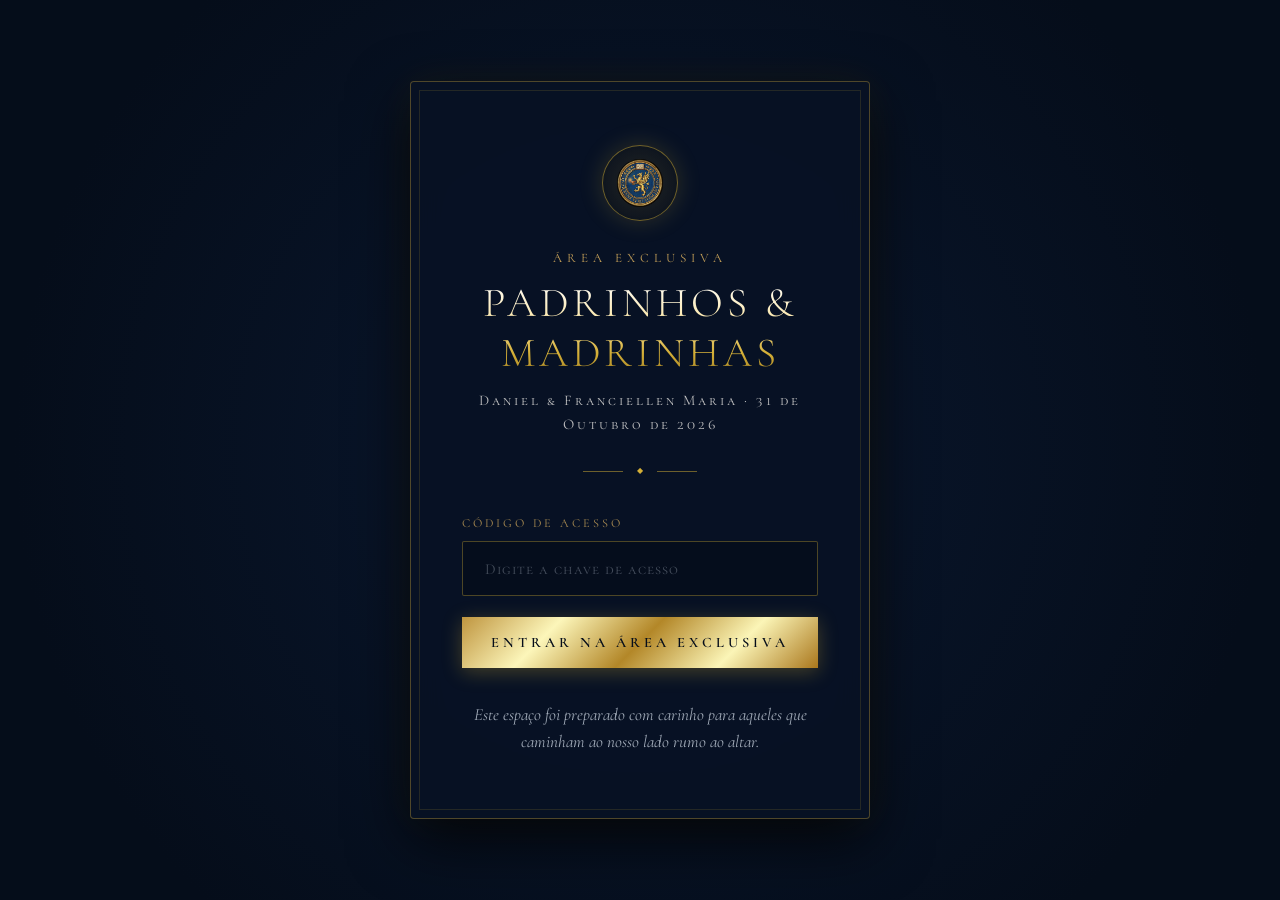
<file: padrinhos.html>
<!DOCTYPE html>
<html lang="pt-BR">
<head>
  <meta charset="UTF-8">
  <meta name="viewport" content="width=device-width, initial-scale=1.0">
  <title>Padrinhos &amp; Madrinhas | Daniel &amp; Franciellen Maria</title>
  <meta name="description" content="Área exclusiva para padrinhos e madrinhas — Guia de trajes, orientações e mensagens do casamento de Daniel e Franciellen Maria.">
  <meta name="robots" content="noindex, nofollow">

  <link rel="icon" type="image/png" href="images/brasao/Gemini_Generated_Image_cqwzlmcqwzlmcqwz 1.png">
  <link rel="stylesheet" href="css/style.css?v=5.0">
  <link rel="stylesheet" href="css/padrinhos.css?v=1.0">
</head>
<body>

  <!-- ======================================================================
       PORTÃO DE ACESSO VIP (ACESSO EXCLUSIVO)
       ====================================================================== -->
  <div class="vip-gate" id="vip-gate">
    <div class="vip-gate-card">
      <div class="vip-crest-wrap">
        <img src="images/brasao/Gemini_Generated_Image_cqwzlmcqwzlmcqwz 1.png" alt="Brasão da Família Almeida" class="vip-crest-img">
      </div>

      <p class="vip-gate-tag">Área Exclusiva</p>
      <h1 class="vip-gate-title">Padrinhos &amp; Madrinhas</h1>
      <p class="vip-gate-subtitle">Daniel &amp; Franciellen Maria &middot; 31 de Outubro de 2026</p>

      <div class="vip-gate-divider">
        <span class="vip-gate-line"></span>
        <span class="vip-gate-diamond">&#9670;</span>
        <span class="vip-gate-line"></span>
      </div>

      <form class="vip-gate-form" id="gate-form" novalidate>
        <div class="vip-input-group">
          <label class="vip-input-label" for="gate-password">Código de Acesso</label>
          <input
            type="password"
            id="gate-password"
            class="vip-input"
            placeholder="Digite a chave de acesso"
            autocomplete="off"
            required
          >
        </div>
        <p class="vip-error" id="gate-error">Código incorreto. Por favor, verifique com os noivos.</p>
        <button type="submit" class="vip-btn">Entrar na Área Exclusiva</button>
      </form>

      <p class="vip-gate-note">
        Este espaço foi preparado com carinho para aqueles que caminham ao nosso lado rumo ao altar.
      </p>
    </div>
  </div>


  <!-- ======================================================================
       CONTEÚDO PRINCIPAL
       ====================================================================== -->
  <div class="padrinhos-page" id="padrinhos-page">

    <!-- CABEÇALHO OFICIAL DO SITE -->
    <header class="site-header" id="header">
      <div class="header-container">
        <a href="brasao.html" class="header-mobile-brand" aria-label="Ver o Brasão da Família Almeida">
          <div class="mobile-crest-wrapper">
            <img src="images/brasao/Gemini_Generated_Image_cqwzlmcqwzlmcqwz 1.png" alt="Brasão" class="mobile-crest-img">
          </div>
        </a>

        <nav class="nav-menu" id="nav-menu" aria-label="Navegação Principal">
          <ul class="nav-list nav-list-left">
            <li><a href="index.html" class="nav-link">Início</a></li>
            <li><a href="informacoes.html" class="nav-link">Informações</a></li>
          </ul>

          <a href="brasao.html" class="header-brand" aria-label="Ver o Brasão da Família Almeida">
            <div class="brand-crest-wrapper">
              <img src="images/brasao/Gemini_Generated_Image_cqwzlmcqwzlmcqwz 1.png" alt="Brasão" class="brand-crest-img">
            </div>
          </a>

          <ul class="nav-list nav-list-right">
            <li><a href="rsvp.html" class="nav-link">RSVP</a></li>
            <li><a href="presentes.html" class="nav-link">Presentes</a></li>
          </ul>
        </nav>

        <button class="mobile-toggle" id="mobile-toggle" aria-label="Abrir Menu">
          <div class="hamburger-icon">
            <span></span><span></span><span></span>
          </div>
        </button>
      </div>
    </header>

    <main>

      <!-- HERO DA PÁGINA -->
      <section class="pad-hero">
        <div class="pad-hero-bg"></div>
        <div class="pad-hero-content">
          <div class="pad-hero-monogram-wrap">
            <img src="images/elementos/invitation-ornament.svg" alt="Monograma Daniel e Franciellen" class="pad-hero-monogram-svg">
          </div>
          <p class="pad-hero-tag">Qvaerens Veritatem Inveni &middot; Área Exclusiva</p>
          <h1 class="pad-hero-title">Guia dos Padrinhos<br>&amp; Madrinhas</h1>
          <div class="pad-hero-divider">
            <span class="vip-gate-line"></span>
            <span class="vip-gate-diamond">&#9670;</span>
            <span class="vip-gate-line"></span>
          </div>
          <p class="pad-hero-date">31 de Outubro de 2026</p>
        </div>
      </section>

      <!-- BARRA DE ABAS (PADRINHOS / MADRINHAS) -->
      <nav class="pad-nav-tabs" aria-label="Seleção de Traje e Mensagem">
        <div class="pad-nav-tabs-inner">
          <button class="pad-tab-btn active" data-tab="padrinhos" id="tab-btn-padrinhos">
            <span class="pad-tab-symbol">&#9670;</span>
            <span>Padrinhos</span>
          </button>
          <button class="pad-tab-btn" data-tab="madrinhas" id="tab-btn-madrinhas">
            <span class="pad-tab-symbol">&#9670;</span>
            <span>Madrinhas</span>
          </button>
        </div>
      </nav>

      <!-- ==================================================================
           PAINEL 1: PADRINHOS
           ================================================================== -->
      <section class="pad-panel active" id="panel-padrinhos">
        <div class="pad-container">

          <!-- Carta dos Noivos -->
          <div class="pad-letter-card">
            <div class="pad-letter-header">
              <p class="pad-letter-tag">Mensagem dos Noivos</p>
              <h2 class="pad-letter-title">Querido Padrinho</h2>
              <div class="vip-gate-divider" style="margin-bottom: 0;">
                <span class="vip-gate-line"></span>
                <span class="vip-gate-diamond">&#9670;</span>
                <span class="vip-gate-line"></span>
              </div>
            </div>

            <div class="pad-letter-body">
              <p>
                Grande regozijo é compartilhar convosco nossa caminhada. As palavras não são suficientes para agradecer todo o carinho, amizade e apoio que recebemos.
              </p>
              <p>
                Agora, com grandiosíssima felicidade, o convidamos para partilhar do momento mais aguardado de nossas vidas: a nossa <strong>união</strong>.
              </p>
              <p>
                Queremos que você se sinta elegante para o grande dia. Por isso, escolhemos uma composição clássica e sofisticada composta por <strong>camisa social branca</strong>, <strong>gravata azul escuro</strong>, <strong>calça social preta</strong> e <strong>sapato social preto</strong>.
              </p>
              <p>
                Para complementar o traje, sugerimos um <strong>cinto preto</strong> na mesma tonalidade do calçado, criando uma composição harmônica e refinada.
              </p>
              <p>
                Como adereço para o grande dia, use esta <strong>gravata e flor de lapela</strong> como símbolo do nosso afeto e carinho por você.
              </p>
            </div>

            <p class="pad-letter-signature">
              Com afeto e gratidão, Daniel &amp; Franciellen Maria
            </p>
          </div>

          <!-- Guia do Traje -->
          <div>
            <div class="pad-section-header">
              <p class="pad-section-tag">Dress Code Oficial</p>
              <h2 class="pad-section-title">Composição do Traje</h2>
              <div class="vip-gate-divider" style="margin-bottom: 0;">
                <span class="vip-gate-line"></span>
                <span class="vip-gate-diamond">&#9670;</span>
                <span class="vip-gate-line"></span>
              </div>
            </div>

            <!-- Paleta de Cores Real -->
            <div class="pad-palette-wrap">
              <div class="pad-swatch-item">
                <div class="pad-swatch-ring">
                  <div class="pad-swatch-circle" style="background: #ffffff; border: 1px solid rgba(212, 175, 55, 0.3);"></div>
                </div>
                <p class="pad-swatch-name">Branco Clássico</p>
                <p class="pad-swatch-role">Camisa Social</p>
              </div>

              <div class="pad-swatch-item">
                <div class="pad-swatch-ring">
                  <div class="pad-swatch-circle" style="background: #11284b;"></div>
                </div>
                <p class="pad-swatch-name">Azul Escuro</p>
                <p class="pad-swatch-role">Gravata (Presente)</p>
              </div>

              <div class="pad-swatch-item">
                <div class="pad-swatch-ring">
                  <div class="pad-swatch-circle" style="background: #1c1c1e;"></div>
                </div>
                <p class="pad-swatch-name">Preto Nobre</p>
                <p class="pad-swatch-role">Calça Social</p>
              </div>

              <div class="pad-swatch-item">
                <div class="pad-swatch-ring">
                  <div class="pad-swatch-circle" style="background: #111111;"></div>
                </div>
                <p class="pad-swatch-name">Preto Social</p>
                <p class="pad-swatch-role">Sapato &amp; Cinto</p>
              </div>
            </div>

            <!-- Cards com Especificações -->
            <div class="pad-traje-grid">
              <div class="pad-traje-card">
                <p class="pad-traje-card-label">Camisa</p>
                <p class="pad-traje-card-val">Social Branca</p>
                <p class="pad-traje-card-sub">Lisa, manga longa e alfaiataria estruturada</p>
              </div>

              <div class="pad-traje-card">
                <p class="pad-traje-card-label">Calça</p>
                <p class="pad-traje-card-val">Social Preta</p>
                <p class="pad-traje-card-sub">Corte clássico, alinhado e refinado</p>
              </div>

              <div class="pad-traje-card">
                <p class="pad-traje-card-label">Sapato &amp; Cinto</p>
                <p class="pad-traje-card-val">Social Preto</p>
                <p class="pad-traje-card-sub">Cinto e calçado pretos em harmonia</p>
              </div>

              <div class="pad-traje-card">
                <p class="pad-traje-card-label">Acessórios Nobres</p>
                <p class="pad-traje-card-val">Gravata &amp; Flor de Lapela</p>
                <p class="pad-traje-card-sub">Gravata azul escuro presenteada pelos noivos</p>
              </div>
            </div>

            <!-- Moldura da Ilustração Aquarela -->
            <div class="pad-illustration-frame">
              <img
                src="images/elementos/traje-padrinho-vertical.jpg?v=2.0"
                alt="Ilustração oficial do traje do Padrinho: Camisa social branca, gravata azul escuro, calça social preta e sapatos sociais pretos."
                class="pad-illustration-img"
                loading="lazy"
              >
              <p class="pad-illustration-caption">Ilustração Oficial &middot; Composição do Traje do Padrinho</p>
            </div>
          </div>

          <!-- Orientações -->
          <div>
            <div class="pad-section-header">
              <p class="pad-section-tag">Liturgia &amp; Cerimonial</p>
              <h2 class="pad-section-title">Orientações para o Grande Dia</h2>
              <div class="vip-gate-divider" style="margin-bottom: 0;">
                <span class="vip-gate-line"></span>
                <span class="vip-gate-diamond">&#9670;</span>
                <span class="vip-gate-line"></span>
              </div>
            </div>

            <div class="pad-orientacoes-list">
              <div class="pad-orientacao-row">
                <div class="pad-orientacao-num">I</div>
                <div class="pad-orientacao-text">
                  <strong>Chegue com 40 minutos de antecedência.</strong> Esse tempo é essencial para o alinhamento do cortejo, recepção e preparativos no átrio da igreja.
                </div>
              </div>

              <div class="pad-orientacao-row">
                <div class="pad-orientacao-num">II</div>
                <div class="pad-orientacao-text">
                  <strong>Use vestimentas que o deixe confortável e modesto,</strong> permitindo viver cada instante da celebração com serenidade e elegância.
                </div>
              </div>

              <div class="pad-orientacao-row">
                <div class="pad-orientacao-num">III</div>
                <div class="pad-orientacao-text">
                  <strong>Aproveite esse momento de grande alegria para as nossas vidas,</strong> e transmita, junto conosco, toda a felicidade que partilhamos.
                </div>
              </div>
            </div>

            <!-- Card de Oração -->
            <div class="pad-prayer-box">
              <div class="pad-prayer-ornament">&#9670; &#9670; &#9670;</div>
              <p class="pad-prayer-text">
                &ldquo;Pedimos com muito carinho algo bastante especial: a sua oração em prol da nossa união, do grande dia e da vida que construiremos juntos.&rdquo;
              </p>
              <p class="pad-prayer-author">Daniel &amp; Franciellen Maria</p>
            </div>
          </div>

        </div>
      </section>


      <!-- ==================================================================
           PAINEL 2: MADRINHAS
           ================================================================== -->
      <section class="pad-panel" id="panel-madrinhas">
        <div class="pad-container">

          <!-- Carta das Noivas -->
          <div class="pad-letter-card">
            <div class="pad-letter-header">
              <p class="pad-letter-tag">Mensagem dos Noivos</p>
              <h2 class="pad-letter-title">Querida Madrinha</h2>
              <div class="vip-gate-divider" style="margin-bottom: 0;">
                <span class="vip-gate-line"></span>
                <span class="vip-gate-diamond">&#9670;</span>
                <span class="vip-gate-line"></span>
              </div>
            </div>

            <div class="pad-letter-body">
              <p>
                Grande regozijo é compartilhar convosco nossa caminhada. As palavras não são suficientes para agradecer todo o carinho, amizade e apoio que recebemos.
              </p>
              <p>
                Agora, com grandiosíssima felicidade, a convidamos para partilhar do momento mais aguardado de nossas vidas: a nossa <strong>união</strong>.
              </p>
              <p>
                Queremos que você se sinta bela. Por isso, escolhemos um <strong>vestido longo, clássico e elegante na cor azul marinho</strong>.
              </p>
              <p>
                Quanto ao modelo, <strong>sinta-se à vontade</strong> para escolher aquele que mais lhe agradar e servir.
              </p>
              <p>
                Como adereço para o grande dia, use este <strong>delicado bracelete</strong> como símbolo de nosso afeto e carinho por você.
              </p>
            </div>

            <p class="pad-letter-signature">
              Com afeto e gratidão, Daniel &amp; Franciellen Maria
            </p>
          </div>

          <!-- Guia do Vestido -->
          <div>
            <div class="pad-section-header">
              <p class="pad-section-tag">Dress Code Oficial</p>
              <h2 class="pad-section-title">Vestido &amp; Acessórios</h2>
              <div class="vip-gate-divider" style="margin-bottom: 0;">
                <span class="vip-gate-line"></span>
                <span class="vip-gate-diamond">&#9670;</span>
                <span class="vip-gate-line"></span>
              </div>
            </div>

            <!-- Paleta de Cores Real -->
            <div class="pad-palette-wrap">
              <div class="pad-swatch-item">
                <div class="pad-swatch-ring">
                  <div class="pad-swatch-circle" style="background: #0d1e3d;"></div>
                </div>
                <p class="pad-swatch-name">Azul Marinho Real</p>
                <p class="pad-swatch-role">Tom Principal</p>
              </div>

              <div class="pad-swatch-item">
                <div class="pad-swatch-ring">
                  <div class="pad-swatch-circle" style="background: #19315d;"></div>
                </div>
                <p class="pad-swatch-name">Marinho Noturno</p>
                <p class="pad-swatch-role">Variação Permitida</p>
              </div>

              <div class="pad-swatch-item">
                <div class="pad-swatch-ring">
                  <div class="pad-swatch-circle" style="background: #c0c0c0;"></div>
                </div>
                <p class="pad-swatch-name">Prateado / Prata</p>
                <p class="pad-swatch-role">Bracelete (Presente)</p>
              </div>
            </div>

            <!-- Cards com Especificações -->
            <div class="pad-traje-grid">
              <div class="pad-traje-card">
                <p class="pad-traje-card-label">Comprimento</p>
                <p class="pad-traje-card-val">Vestido Longo</p>
                <p class="pad-traje-card-sub">Clássico, fluido e solene para a liturgia</p>
              </div>

              <div class="pad-traje-card">
                <p class="pad-traje-card-label">Paleta Exclusiva</p>
                <p class="pad-traje-card-val">Azul Marinho</p>
                <p class="pad-traje-card-sub">Tom nobre, harmonioso e atemporal</p>
              </div>

              <div class="pad-traje-card">
                <p class="pad-traje-card-label">Modelagem</p>
                <p class="pad-traje-card-val">Livre Escolha</p>
                <p class="pad-traje-card-sub">O modelo que melhor valorizar seu estilo</p>
              </div>

              <div class="pad-traje-card">
                <p class="pad-traje-card-label">Adereço Especial</p>
                <p class="pad-traje-card-val">Bracelete Delicado</p>
                <p class="pad-traje-card-sub">Presenteado pelos noivos como símbolo de afeto</p>
              </div>
            </div>

            <!-- Moldura da Ilustração Aquarela -->
            <div class="pad-illustration-frame">
              <img
                src="images/elementos/traje-madrinha-vertical.jpg"
                alt="Ilustração oficial do vestido da Madrinha: Vestido longo clássico e elegante na cor azul marinho."
                class="pad-illustration-img"
                loading="lazy"
              >
              <p class="pad-illustration-caption">Ilustração Oficial &middot; Inspiração do Vestido da Madrinha</p>
            </div>
          </div>

          <!-- Orientações -->
          <div>
            <div class="pad-section-header">
              <p class="pad-section-tag">Liturgia &amp; Cerimonial</p>
              <h2 class="pad-section-title">Orientações para o Grande Dia</h2>
              <div class="vip-gate-divider" style="margin-bottom: 0;">
                <span class="vip-gate-line"></span>
                <span class="vip-gate-diamond">&#9670;</span>
                <span class="vip-gate-line"></span>
              </div>
            </div>

            <div class="pad-orientacoes-list">
              <div class="pad-orientacao-row">
                <div class="pad-orientacao-num">I</div>
                <div class="pad-orientacao-text">
                  <strong>Chegue com 40 minutos de antecedência.</strong> Esse tempo é essencial para o alinhamento do cortejo, recepção e preparativos no átrio da igreja.
                </div>
              </div>

              <div class="pad-orientacao-row">
                <div class="pad-orientacao-num">II</div>
                <div class="pad-orientacao-text">
                  <strong>Use vestimentas que a deixe confortável e modesta,</strong> permitindo viver cada instante da celebração com serenidade e elegância.
                </div>
              </div>

              <div class="pad-orientacao-row">
                <div class="pad-orientacao-num">III</div>
                <div class="pad-orientacao-text">
                  <strong>Aproveite esse momento de grande alegria para as nossas vidas,</strong> e transmita, junto conosco, toda a felicidade que partilhamos.
                </div>
              </div>
            </div>

            <!-- Card de Oração -->
            <div class="pad-prayer-box">
              <div class="pad-prayer-ornament">&#9670; &#9670; &#9670;</div>
              <p class="pad-prayer-text">
                &ldquo;Pedimos com muito carinho algo bastante especial: a sua oração em prol da nossa união, do grande dia e da vida que construiremos juntos.&rdquo;
              </p>
              <p class="pad-prayer-author">Daniel &amp; Franciellen Maria</p>
            </div>
          </div>

        </div>
      </section>

    </main>

    <!-- ======================================================================
         RODAPÉ (FOOTER OFICIAL DO SITE)
         ====================================================================== -->
    <footer class="site-footer-bottom" id="footer">
      <div class="footer-quote">
        <div class="footer-quote-line"></div>
        <p class="footer-verse">
          "Para que todos vejam, e saibam, e considerem,<br>e juntamente entendam que a mão do Senhor fez isso."
        </p>
        <div class="footer-verse-ref">
          <span class="footer-ref-line"></span>
          <span class="footer-ref-text">Isaías 41:20</span>
          <span class="footer-ref-line"></span>
        </div>
        <div class="footer-quote-line"></div>
      </div>

      <div class="footer-monogram">
        <a href="brasao.html" aria-label="Ver o Brasão da Família Almeida">
          <img src="images/brasao/ChatGPT Image 12 de ago. de 2026, 20_08_35.png" alt="Brasão Daniel &amp; Franciellen" class="footer-brasao-img">
        </a>
      </div>

      <p class="footer-copy">&copy; 2026 Daniel &amp; Franciellen Maria &middot; Todos os direitos reservados</p>
    </footer>

  </div>


  <!-- ======================================================================
       SCRIPTS
       ====================================================================== -->
  <script src="js/main.js?v=4.8"></script>
  <script>
    (function () {
      'use strict';

      var ACCESS_KEY  = 'melhorespadrinhos';
      var STORAGE_KEY = 'vip_padrinhos_auth';
      var URL_PARAM   = 'acesso';

      var gate       = document.getElementById('vip-gate');
      var page       = document.getElementById('padrinhos-page');
      var gateForm   = document.getElementById('gate-form');
      var gateInput  = document.getElementById('gate-password');
      var gateError  = document.getElementById('gate-error');

      function unlock() {
        gate.classList.add('hidden');
        page.classList.add('visible');
      }

      function checkAuth() {
        var params = new URLSearchParams(window.location.search);
        if (params.get(URL_PARAM) === ACCESS_KEY) {
          localStorage.setItem(STORAGE_KEY, 'true');
          var cleanUrl = window.location.pathname;
          history.replaceState({}, '', cleanUrl);
          unlock();
          return;
        }

        if (localStorage.getItem(STORAGE_KEY) === 'true') {
          unlock();
        }
      }

      if (gateForm) {
        gateForm.addEventListener('submit', function (e) {
          e.preventDefault();
          var val = gateInput.value.trim().toLowerCase().replace(/\s+/g, '');
          if (val === ACCESS_KEY) {
            localStorage.setItem(STORAGE_KEY, 'true');
            gateError.classList.remove('visible');
            unlock();
          } else {
            gateError.classList.add('visible');
            gateInput.value = '';
            gateInput.focus();
          }
        });
      }

      // Alternância de Abas
      var tabPadrinhos = document.getElementById('tab-btn-padrinhos');
      var tabMadrinhas = document.getElementById('tab-btn-madrinhas');
      var panelPadrinhos = document.getElementById('panel-padrinhos');
      var panelMadrinhas = document.getElementById('panel-madrinhas');

      if (tabPadrinhos && tabMadrinhas) {
        tabPadrinhos.addEventListener('click', function () {
          tabPadrinhos.classList.add('active');
          tabMadrinhas.classList.remove('active');
          panelPadrinhos.classList.add('active');
          panelMadrinhas.classList.remove('active');
        });

        tabMadrinhas.addEventListener('click', function () {
          tabMadrinhas.classList.add('active');
          tabPadrinhos.classList.remove('active');
          panelMadrinhas.classList.add('active');
          panelPadrinhos.classList.remove('active');
        });
      }

      checkAuth();
    })();
  </script>
</body>
</html>
</file>
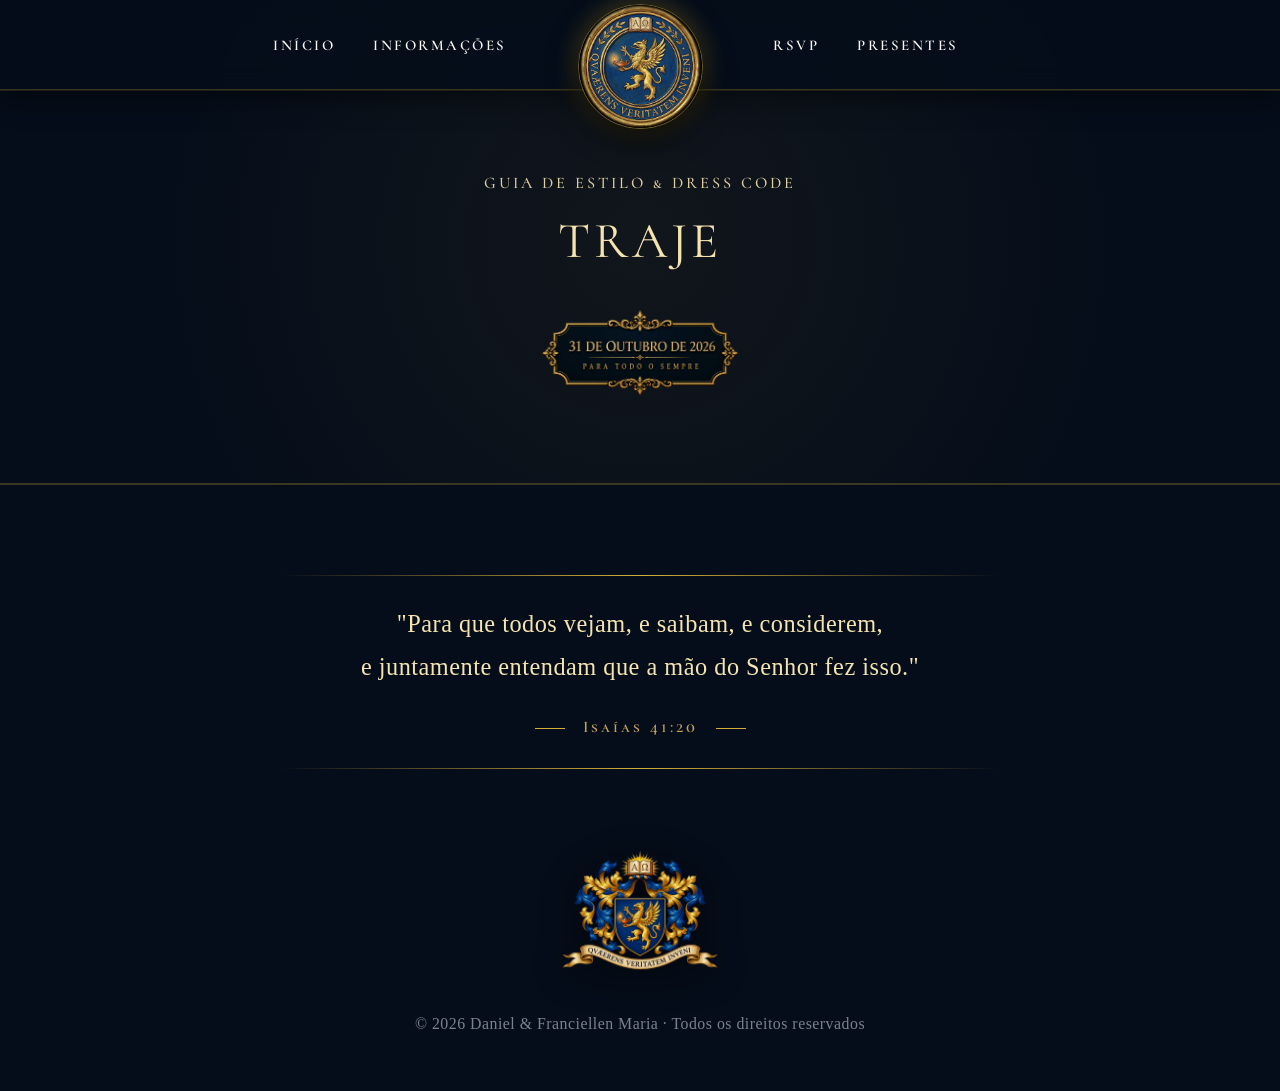
<file: traje.html>
<!DOCTYPE html>
<html lang="pt-BR">
<head>
  <meta charset="UTF-8">
  <meta name="viewport" content="width=device-width, initial-scale=1.0">
  <title>Traje | Daniel & Franciellen Maria</title>
  <meta name="description" content="Dress Code / Traje Recomendado - Casamento de Daniel Ribeiro de Almeida & Franciellen Maria Feitosa do Nascimento.">
  
  <link rel="icon" type="image/png" href="images/brasao/Gemini_Generated_Image_cqwzlmcqwzlmcqwz 1.png">
  <link rel="stylesheet" href="css/style.css?v=5.0">
</head>
<body>

  <!-- CABEÇALHO DA PÁGINA -->
  <header class="site-header" id="header">
    <div class="header-container">
      <!-- Brasão / Sinete Mobile (Canto Esquerdo) -->
      <a href="brasao.html" class="header-mobile-brand" aria-label="Ver o Brasão da Família Almeida">
        <div class="mobile-crest-wrapper">
          <img src="images/brasao/Gemini_Generated_Image_cqwzlmcqwzlmcqwz 1.png" alt="Brasão Daniel e Franciellen" class="mobile-crest-img">
        </div>
      </a>

      <nav class="nav-menu" id="nav-menu" aria-label="Navegação Principal">
        <ul class="nav-list nav-list-left">
          <li><a href="index.html" class="nav-link">Início</a></li>
          <li><a href="informacoes.html" class="nav-link">Informações</a></li>
        </ul>

        <a href="brasao.html" class="header-brand" aria-label="Ver o Brasão da Família Almeida">
          <div class="brand-crest-wrapper">
            <img src="images/brasao/Gemini_Generated_Image_cqwzlmcqwzlmcqwz 1.png" alt="Brasão Daniel e Franciellen" class="brand-crest-img">
          </div>
        </a>

        <ul class="nav-list nav-list-right">
          <li><a href="rsvp.html" class="nav-link">RSVP</a></li>
          <li><a href="presentes.html" class="nav-link">Presentes</a></li>
        </ul>
      </nav>

      <button class="mobile-toggle" id="mobile-toggle" aria-label="Abrir Menu de Navegação">
        <div class="hamburger-icon">
          <span></span>
          <span></span>
          <span></span>
        </div>
      </button>
    </div>
  </header>

  <!-- PÁGINA EM BRANCO (ESTRUTURA PARA DESENVOLVIMENTO FUTURO) -->
  <main>
    <section class="page-banner">
      <div class="page-banner-subtitle">GUIA DE ESTILO & DRESS CODE</div>
      <h1 class="page-banner-title">Traje</h1>
      <img src="images/elementos/ChatGPT Image 12 de ago. de 2026, 20_25_01.png" alt="Ornamento Separador" class="page-banner-separator">
    </section>
  </main>

  <!-- ======================================================================
       RODAPÉ (FOOTER)
       ====================================================================== -->
  <footer class="site-footer-bottom" id="footer">
    <!-- Versículo -->
    <div class="footer-quote">
      <div class="footer-quote-line"></div>
      <p class="footer-verse">"Para que todos vejam, e saibam, e considerem,<br>e juntamente entendam que a mão do
        Senhor fez isso."</p>
      <div class="footer-verse-ref">
        <span class="footer-ref-line"></span>
        <span class="footer-ref-text">Isaías 41:20</span>
        <span class="footer-ref-line"></span>
      </div>
      <div class="footer-quote-line"></div>
    </div>

    <!-- Monograma / Brasão -->
    <div class="footer-monogram">
      <a href="brasao.html" aria-label="Ver o Brasão da Família Almeida">
        <img src="images/brasao/ChatGPT Image 12 de ago. de 2026, 20_08_35.png" alt="Brasão Daniel & Franciellen"
          class="footer-brasao-img">
      </a>
    </div>

    <p class="footer-copy">© 2026 Daniel & Franciellen Maria · Todos os direitos reservados</p>
  </footer>

  <script src="js/main.js?v=4.8"></script>
</body>
</html>
</file>
<file: css/style.css>
/* ==========================================================================
   CASAMENTO DANIEL & FRANCIELEN MARIA (DAN & ELLIE)
   Estilo da Barra de Navegação (Cabeçalho Real Luxo)
   ========================================================================== */

/* Imports de Fontes Clássicas do Google Fonts: Cormorant Garamond + Cormorant SC + Pinyon Script + Great Vibes + Alex Brush */
@import url('https://fonts.googleapis.com/css2?family=Alex+Brush&family=Cormorant+Garamond:ital,wght@0,300;0,400;0,500;0,600;0,700;1,400;1,600;1,700&family=Cormorant+SC:wght@300;400;500;600;700&family=Great+Vibes&family=Parisienne&family=Pinyon+Script&display=swap');

:root {
  /* Paleta Real Azul Marinho e Dourado (Minimalista) */
  --bg-dark-navy: #050d1a;
  --bg-header: rgba(5, 13, 26, 0.85);
  --bg-header-scrolled: rgba(4, 10, 20, 0.98);

  --gold-primary: #d4af37;
  --gold-secondary: #c5a059;
  --gold-light: #f5e4af;
  --gold-dark: #8e6d23;
  --gold-border: rgba(212, 175, 55, 0.25);
  --gold-border-bright: rgba(212, 175, 55, 0.6);

  --gold-gradient: linear-gradient(135deg, #bf953f 0%, #fcf6ba 25%, #b38728 50%, #fbf5b7 75%, #aa771c 100%);
  --gold-gradient-text: linear-gradient(180deg, #ffffff 0%, #fbe8ad 40%, #d4af37 75%, #9e7d23 100%);

  --text-cream: #fbf8f3;
  --text-gold-light: #eedaa2;
  --text-muted: #a0aab8;

  /* Tipografia: Cormorant para textos nobres/convite e Times New Roman para textos simples */
  --font-cormorant: 'Cormorant Garamond', serif;
  --font-cormorant-sc: 'Cormorant SC', serif;
  --font-important: 'Cormorant Garamond', 'Cormorant SC', Georgia, serif;
  --font-serif: 'Cormorant SC', 'Cormorant Garamond', Georgia, serif;
  --font-serif-dec: 'Cormorant Garamond', Georgia, serif;
  --font-body: 'Times New Roman', Times, Georgia, serif;
  --font-simple: 'Times New Roman', Times, Georgia, serif;
  --font-script: 'Aston Script', 'Aston Script Bold', 'Pinyon Script', 'Great Vibes', 'Alex Brush', cursive;

  --header-height: 90px;
  --header-height-scrolled: 75px;
  --transition-smooth: cubic-bezier(0.25, 1, 0.5, 1);
}

/* Reset Global & Base */
*,
*::before,
*::after {
  box-sizing: border-box;
  margin: 0;
  padding: 0;
}

html {
  scroll-behavior: smooth;
  font-size: clamp(14px, 2vw, 18px); /* Tipografia fluida base */
}

img, picture, video, canvas, svg {
  display: block;
  max-width: 100%;
  height: auto;
}

/* ==========================================================================
   PERSONALIZAÇÃO DA BARRA DE ROLAGEM (SCROLLBAR)
   ========================================================================== */
::-webkit-scrollbar {
  width: 12px;
  background-color: var(--bg-dark-navy);
}

::-webkit-scrollbar-track {
  background-color: var(--bg-dark-navy);
  border-left: 1px solid var(--gold-border);
}

::-webkit-scrollbar-thumb {
  background-color: var(--gold-primary);
  border-radius: 6px;
  border: 3px solid var(--bg-dark-navy);
}

::-webkit-scrollbar-thumb:hover {
  background-color: var(--gold-light);
}


body {
  background-color: var(--bg-dark-navy);
  color: var(--text-cream);
  font-family: var(--font-body);
  line-height: 1.6;
  overflow-x: hidden;
  min-height: 100vh;
}

h1, h2, h3, h4, h5, h6 {
  font-family: var(--font-important);
  line-height: 1.2;
}

h1 { font-size: clamp(1.8rem, 8vw, 3.5rem); }
h2 { font-size: clamp(1.4rem, 6vw, 2.5rem); }
h3 { font-size: clamp(1rem, 4vw, 1.5rem); }
p { font-size: clamp(0.9rem, 2vw, 1rem); }
small, .small { font-size: clamp(0.75rem, 1.5vw, 0.875rem); }

/* ==========================================================================
   CABEÇALHO / HEADER NAV
   ========================================================================== */

.site-header {
  position: fixed;
  top: 0;
  left: 0;
  width: 100%;
  z-index: 1000;
  height: var(--header-height);
  background: var(--bg-header);
  backdrop-filter: blur(12px);
  -webkit-backdrop-filter: blur(12px);
  border-bottom: 1px solid var(--gold-border);
  box-shadow: 0 4px 30px rgba(0, 0, 0, 0.6), 0 1px 0 rgba(212, 175, 55, 0.2);
  transition: all 0.4s var(--transition-smooth);
}

.site-header.scrolled {
  height: var(--header-height-scrolled);
  background: var(--bg-header-scrolled);
  border-bottom-color: var(--gold-border-bright);
  box-shadow: 0 8px 32px rgba(0, 0, 0, 0.8), 0 0 15px rgba(212, 175, 55, 0.15);
}

.header-container {
  max-width: 1200px;
  height: 100%;
  margin: 0 auto;
  padding: 0 2rem;
  display: flex;
  align-items: center;
  justify-content: center;
}

/* Menu de Navegação */
.nav-menu {
  display: flex;
  align-items: center;
  width: 100%;
  max-width: 1100px;
  margin: 0 auto;
  justify-content: center;
  flex-wrap: wrap;
  gap: clamp(0.5rem, 2vw, 2rem);
}

.nav-list {
  display: flex;
  align-items: center;
  gap: clamp(1rem, 3vw, 2.8rem);
  list-style: none;
}

.nav-list-left {
  justify-content: flex-end;
  flex: 1;
}

.nav-list-right {
  justify-content: flex-start;
  flex: 1;
}

.nav-link {
  position: relative;
  text-decoration: none;
  font-family: var(--font-serif);
  font-size: 0.825rem;
  font-weight: 600;
  letter-spacing: 2.5px;
  text-transform: uppercase;
  color: var(--text-cream);
  padding: 0.5rem 0;
  transition: color 0.3s ease;
  white-space: nowrap;
}

.nav-link::after {
  content: '';
  position: absolute;
  bottom: -2px;
  left: 50%;
  width: 0;
  height: 2px;
  background: var(--gold-gradient);
  transition: width 0.3s ease, left 0.3s ease;
  border-radius: 2px;
  box-shadow: 0 0 8px rgba(212, 175, 55, 0.8);
}

.nav-link:hover,
.nav-link.active {
  color: var(--gold-light);
  text-shadow: 0 0 10px rgba(212, 175, 55, 0.4);
}

.nav-link:hover::after,
.nav-link.active::after {
  width: 100%;
  left: 0;
}

/* Monograma / Brasão Central */
.header-brand {
  position: relative;
  margin: 0 2.5rem;
  display: flex;
  align-items: center;
  justify-content: center;
  text-decoration: none;
  z-index: 50;
}

.brand-crest-wrapper {
  position: relative;
  width: 125px;
  height: 125px;
  border-radius: 50%;
  padding: 0;
  box-shadow: 0 10px 30px rgba(0, 0, 0, 0.85), 0 0 25px rgba(212, 175, 55, 0.4);
  transition: transform 0.4s var(--transition-smooth), box-shadow 0.4s ease, width 0.4s ease, height 0.4s ease;
  display: flex;
  align-items: center;
  justify-content: center;
  transform: translateY(22px);
}

.site-header.scrolled .brand-crest-wrapper {
  width: 95px;
  height: 95px;
  transform: translateY(14px);
}

.header-brand:hover .brand-crest-wrapper {
  transform: translateY(22px) scale(1.05);
  box-shadow: 0 14px 40px rgba(0, 0, 0, 0.95), 0 0 35px rgba(212, 175, 55, 0.7);
}

.brand-crest-img {
  width: 100%;
  height: 100%;
  object-fit: cover;
  border-radius: 50%;
  border: 1px solid rgba(212, 175, 55, 0.5);
  display: block;
}

/* Brasão / Sinete no topo esquerdo do mobile */
.header-mobile-brand {
  display: none;
  align-items: center;
  justify-content: center;
  text-decoration: none;
  z-index: 1001;
}

.mobile-crest-wrapper {
  width: 44px;
  height: 44px;
  border-radius: 50%;
  border: 1.5px solid rgba(212, 175, 55, 0.55);
  box-shadow: 0 4px 14px rgba(0, 0, 0, 0.7), 0 0 12px rgba(212, 175, 55, 0.35);
  overflow: hidden;
  display: flex;
  align-items: center;
  justify-content: center;
  transition: transform 0.3s ease, border-color 0.3s ease, box-shadow 0.3s ease;
}

.mobile-crest-wrapper:hover,
.mobile-crest-wrapper:active {
  transform: scale(1.08);
  border-color: var(--gold-light);
  box-shadow: 0 6px 18px rgba(0, 0, 0, 0.85), 0 0 16px rgba(212, 175, 55, 0.6);
}

.mobile-crest-img {
  width: 100%;
  height: 100%;
  object-fit: cover;
  display: block;
}

/* Botão Mobile Hamburger */
.mobile-toggle {
  display: none;
  background: transparent;
  border: 1px solid var(--gold-border);
  border-radius: 4px;
  padding: 8px 12px;
  cursor: pointer;
  outline: none;
  transition: border-color 0.3s ease, background 0.3s ease;
}

.mobile-toggle:hover {
  border-color: var(--gold-primary);
  background: rgba(212, 175, 55, 0.1);
}

.hamburger-icon {
  width: 24px;
  height: 18px;
  position: relative;
  display: flex;
  flex-direction: column;
  justify-content: space-between;
}

.hamburger-icon span {
  display: block;
  width: 100%;
  height: 2px;
  background: var(--gold-primary);
  border-radius: 2px;
  transition: all 0.3s ease;
}

.mobile-toggle.active .hamburger-icon span:nth-child(1) {
  transform: translateY(8px) rotate(45deg);
}

.mobile-toggle.active .hamburger-icon span:nth-child(2) {
  opacity: 0;
}

.mobile-toggle.active .hamburger-icon span:nth-child(3) {
  transform: translateY(-8px) rotate(-45deg);
}

/* Estrutura Demonstrativa da Área de Conteúdo */
.content-placeholder {
  min-height: 100vh;
  padding-top: var(--header-height);
  display: flex;
  flex-direction: column;
  align-items: center;
  justify-content: center;
  text-align: center;
  background: radial-gradient(circle at center, #0a1c38 0%, #050d1a 80%);
  position: relative;
}

.content-placeholder::before {
  content: '';
  position: absolute;
  inset: 0;
  background-image: radial-gradient(rgba(212, 175, 55, 0.08) 1px, transparent 1px);
  background-size: 32px 32px;
  pointer-events: none;
}

.demo-hero-badge {
  font-family: var(--font-serif);
  font-size: 0.9rem;
  letter-spacing: 4px;
  text-transform: uppercase;
  color: var(--gold-light);
  border-top: 1px solid var(--gold-border);
  border-bottom: 1px solid var(--gold-border);
  padding: 6px 20px;
  margin-bottom: 1.5rem;
}

.demo-hero-title {
  font-family: var(--font-script);
  font-size: clamp(3rem, 7vw, 5.5rem);
  background: var(--gold-gradient-text);
  -webkit-background-clip: text;
  -webkit-text-fill-color: transparent;
  margin-bottom: 0.5rem;
  filter: drop-shadow(0 4px 12px rgba(0, 0, 0, 0.6));
}

.demo-hero-subtitle {
  font-family: var(--font-serif);
  font-size: 1.2rem;
  letter-spacing: 3px;
  color: var(--text-cream);
  opacity: 0.9;
}

/* ==========================================================================
   RESPONSIVIDADE (MOBILE & TABLET)
   ========================================================================== */

@media (max-width: 1024px) {
  .nav-list {
    gap: 1.4rem;
  }

  .nav-link {
    font-size: 0.75rem;
    letter-spacing: 1.8px;
  }

  .header-brand {
    margin: 0 1.2rem;
  }

  .brand-crest-wrapper {
    width: 58px;
    height: 58px;
  }
}

@media (max-width: 868px) {
  .header-container {
    justify-content: space-between !important;
    padding: 0 1.2rem !important;
  }

  .header-mobile-brand {
    display: flex !important;
  }

  .mobile-toggle {
    display: flex;
    align-items: center;
    justify-content: center;
    z-index: 1001;
    margin-left: auto;
  }

  .nav-menu {
    position: fixed;
    top: 0;
    right: -100%;
    width: 85%;
    max-width: 380px;
    height: 100vh;
    background: rgba(4, 10, 20, 0.98);
    backdrop-filter: blur(20px);
    -webkit-backdrop-filter: blur(20px);
    border-left: 1px solid var(--gold-border);
    display: flex;
    flex-direction: column;
    justify-content: center;
    align-items: center;
    padding: 4rem 2rem 3rem;
    gap: 1.4rem;
    transition: right 0.4s var(--transition-smooth);
    box-shadow: -10px 0 30px rgba(0, 0, 0, 0.8);
    overflow-y: auto;
  }

  .nav-menu.open {
    right: 0;
  }

  .header-brand {
    order: -1; /* Brasão majestoso no topo do menu */
    margin: 0 0 1rem 0;
    display: flex;
    align-items: center;
    justify-content: center;
  }

  .brand-crest-wrapper {
    width: 88px;
    height: 88px;
    transform: none !important;
    box-shadow: 0 8px 30px rgba(0, 0, 0, 0.9), 0 0 25px rgba(212, 175, 55, 0.5);
    border: 2px solid rgba(212, 175, 55, 0.6);
  }

  .nav-list {
    flex-direction: column;
    width: 100%;
    text-align: center;
    gap: 1.3rem;
    list-style: none;
    padding: 0;
    margin: 0;
  }

  .nav-list-left {
    order: 1;
    flex: none;
  }

  .nav-list-right {
    order: 2;
    flex: none;
  }

  .nav-link {
    font-size: 1.05rem;
    letter-spacing: 3.5px;
    display: inline-block;
    padding: 0.4rem 1rem;
    color: var(--text-cream);
  }

  .nav-link.active {
    color: var(--gold-light);
  }
}

/* ==========================================================================
   SEÇÃO HERO / BANNER PRINCIPAL
   ========================================================================== */
.hero-section {
  position: relative;
  width: 100%;
  height: 100vh;
  min-height: clamp(300px, 100vh, 700px);
  display: flex;
  flex-direction: column;
  align-items: center;
  justify-content: center;
  text-align: center;
  background-image: url('../images/galeria/_MG_7095-Edit-2-2.jpg');
  background-size: cover;
  background-position: 25% center;
  background-attachment: fixed;
  /* Efeito parallax suave */
}

/* ==========================================================================
   OVERLAY & VINHETA DO HERO (PRIMEIRA SEÇÃO)
   ========================================================================== */
.hero-overlay {
  position: absolute;
  top: 0;
  left: 0;
  width: 100%;
  height: 100%;
  /* 
   * COMO MODIFICAR MANUALMENTE:
   * 1. radial-gradient: Cria o efeito de vinheta (centro -> bordas).
   *    - 0% (Centro): rgba(5, 13, 26, 0.45) -> aumente o '0.45' para escurecer mais o centro.
   *    - 65% (Meio): rgba(5, 13, 26, 0.80) -> controle a transição intermediária.
   *    - 100% (Cantos/Bordas): rgba(5, 13, 26, 0.95) -> aumente para escurecer ainda mais os cantos.
   * 
   * 2. linear-gradient: Escurece o topo (onde fica o menu) e a base (transição com a contagem).
   *    - Topo: rgba(5, 13, 26, 0.75)
   *    - Base: rgba(5, 13, 26, 0.90)
   * 
   * 3. box-shadow inset: Sombra interna esfumada nas bordas da tela (ajuste '140px' e '0.95').
   */
  background:
    radial-gradient(ellipse at center, rgba(5, 13, 26, 0.20) 0%, rgba(5, 13, 26, 0.70) 65%, rgba(5, 13, 26, 0.95) 100%),
    linear-gradient(to bottom, rgba(5, 13, 26, 0.70) 0%, rgba(5, 13, 26, 0.15) 45%, rgba(5, 13, 26, 0.85) 100%);
  box-shadow: inset 0 0 140px rgba(3, 8, 16, 0.95);
  z-index: 1;
  pointer-events: none;
}

.hero-content {
  position: relative;
  z-index: 2;
  display: flex;
  flex-direction: column;
  align-items: center;
  padding: 0 1.5rem;
  margin-top: 10rem;
  /* Aumentado para abaixar o bloco inteiro de elementos na tela */
}

.hero-grace-text {
  font-family: var(--font-serif);
  font-size: 1.1rem;
  letter-spacing: 2px;
  text-transform: uppercase;
  color: var(--gold-light);
  margin-bottom: 2rem;
  /* REDUZIDO de 2.5rem para 2rem (Altere aqui para mudar o espaço abaixo desta frase) */
  font-weight: 500;
  animation: fadeIn 2s ease-out 0.5s both;
}

.hero-title {
  font-family: var(--font-script);
  font-size: 3.5rem;
  color: var(--gold-light);
  line-height: 1.2;
  margin-bottom: 3rem;
  /* REDUZIDO de 3.5rem para 3rem (Altere aqui para o espaço abaixo dos nomes) */
  font-weight: normal;
  animation: fadeInUp 1.5s ease-out 1s both;
  display: flex;
  flex-direction: column;
  align-items: center;
  gap: 0.4rem;
  /* REDUZIDO de 0.8rem para 0.4rem (Altere aqui para afastar/aproximar os nomes do "E" comercial) */
}

.hero-name-short {
  display: none !important;
}

.hero-name-full {
  display: inline-block !important;
}

.hero-ampersand {
  font-family: var(--font-serif);
  font-size: 2rem;
  color: var(--gold-light);
  font-style: normal;
  font-weight: 400;
  display: flex;
  align-items: center;
  margin: 1rem 0;
  /* REDUZIDO de 1.5rem para 1rem (Altere aqui para mudar a margem acima e abaixo do "&") */
}

.hero-ampersand::before,
.hero-ampersand::after {
  content: "";
  display: block;
  width: 40px;
  height: 1px;
  background: var(--gold-light);
  /* Linha sólida minimalista */
  margin: 0 15px;
}

/* ==========================================================================
   MOLDURA TRANSLÚCIDA DE DATA (HERO DATE BADGE)
   ========================================================================== */
.hero-date-badge {
  position: relative;
  display: inline-flex;
  flex-direction: column;
  align-items: center;
  justify-content: center;
  padding: 0.9rem 2.8rem;
  margin-top: 1.8rem;
  border: 1px solid rgba(223, 171, 93, 0.45);
  border-radius: 4px;
  background: rgba(5, 13, 26, 0.45);
  backdrop-filter: blur(8px);
  -webkit-backdrop-filter: blur(8px);
  box-shadow: 0 10px 30px rgba(0, 0, 0, 0.7), inset 0 0 20px rgba(223, 171, 93, 0.08);
  animation: fadeInUp 1.8s ease-out 1.2s both;
  transition: all 0.4s ease;
}

.hero-date-badge::before,
.hero-date-badge::after {
  content: "❖";
  position: absolute;
  color: #dfab5d;
  font-size: 0.8rem;
  top: -10px;
  background: #091322;
  padding: 0 8px;
  line-height: 1;
  text-shadow: 0 0 8px rgba(223, 171, 93, 0.6);
}

.hero-date-badge::before {
  left: 24px;
}

.hero-date-badge::after {
  right: 24px;
}

.hero-date-main {
  font-family: 'Cormorant Garamond', Georgia, serif;
  font-size: 1.55rem;
  font-weight: 500;
  letter-spacing: 4px;
  text-transform: uppercase;
  color: #fcf3c2;
  text-shadow: 0 0 18px rgba(223, 171, 93, 0.45), 0 2px 10px rgba(0, 0, 0, 0.85);
  line-height: 1.2;
}

.hero-date-sub {
  font-family: 'Times New Roman', Times, serif;
  font-size: 0.85rem;
  letter-spacing: 3px;
  text-transform: uppercase;
  color: #dfab5d;
  margin-top: 0.3rem;
  opacity: 0.92;
}

/* Animações */
@keyframes fadeInDown {
  from {
    opacity: 0;
    transform: translateY(-30px);
  }

  to {
    opacity: 1;
    transform: translateY(0);
  }
}

@keyframes fadeInUp {
  from {
    opacity: 0;
    transform: translateY(30px);
  }

  to {
    opacity: 1;
    transform: translateY(0);
  }
}

@keyframes fadeIn {
  from {
    opacity: 0;
  }

  to {
    opacity: 1;
  }
}

@media (max-width: 768px) {
  .hero-section {
    background-position: 12% 15% !important;
    background-attachment: scroll !important;
    justify-content: flex-end;
    height: 100svh;
    min-height: 650px;
    padding-bottom: clamp(2rem, 6vh, 4rem);
  }

  .hero-overlay {
    background:
      radial-gradient(ellipse at center, rgba(5, 13, 26, 0.2) 0%, rgba(5, 13, 26, 0.6) 55%, rgba(5, 13, 26, 0.98) 100%),
      linear-gradient(to bottom, rgba(5, 13, 26, 0.5) 0%, rgba(5, 13, 26, 0.15) 25%, rgba(5, 13, 26, 0.78) 55%, rgba(5, 13, 26, 0.98) 95%) !important;
  }

  .hero-content {
    margin-top: 0;
    padding: 0 1rem;
    width: 100%;
    max-width: 100%;
  }

  .hero-name-full {
    display: none !important;
  }

  .hero-name-short {
    display: inline-block !important;
    text-align: center;
    max-width: 100%;
  }

  .hero-title {
    font-size: clamp(2.1rem, 6.2vw, 2.75rem);
    margin-top: 0.4rem;
    margin-bottom: 1.6rem;
    line-height: 1.25;
    gap: 0.7rem;
    text-align: center;
    text-shadow: 0 2px 16px rgba(0, 0, 0, 1), 0 0 26px rgba(0, 0, 0, 0.95), 0 4px 30px rgba(0, 0, 0, 0.9);
  }

  .hero-grace-text {
    font-size: 0.82rem;
    letter-spacing: 2px;
    margin-bottom: 1.3rem;
    text-shadow: 0 2px 12px rgba(0, 0, 0, 1), 0 0 20px rgba(0, 0, 0, 0.9);
  }

  .hero-ampersand {
    font-size: 1.45rem;
    margin: 0.5rem 0;
  }

  .hero-ampersand::before,
  .hero-ampersand::after {
    width: 32px;
    margin: 0 12px;
  }

  /* Redução do card de data no responsivo com espaçamento nobre */
  .hero-date-badge {
    padding: 0.45rem 1.4rem;
    margin-top: 1.3rem;
    border: 1px solid rgba(223, 171, 93, 0.35);
    box-shadow: 0 6px 20px rgba(0, 0, 0, 0.7), inset 0 0 10px rgba(223, 171, 93, 0.06);
  }

  .hero-date-badge::before,
  .hero-date-badge::after {
    font-size: 0.65rem;
    top: -8px;
    padding: 0 4px;
  }

  .hero-date-badge::before {
    left: 12px;
  }

  .hero-date-badge::after {
    right: 12px;
  }

  .hero-date-main {
    font-size: 0.95rem;
    letter-spacing: 2.2px;
  }

  .hero-date-sub {
    font-size: 0.62rem;
    letter-spacing: 1.6px;
    margin-top: 0.2rem;
  }
}

@media (max-width: 480px) {
  .hero-section {
    background-position: 10% 12% !important;
    min-height: 600px;
    padding-bottom: 2rem;
  }

  .hero-content {
    padding: 0 0.6rem;
  }

  .hero-grace-text {
    margin-bottom: 1.1rem;
    font-size: 0.76rem;
    letter-spacing: 1.6px;
  }

  .hero-title {
    font-size: clamp(1.95rem, 5.8vw, 2.45rem);
    gap: 0.5rem;
    margin-bottom: 1.3rem;
    line-height: 1.22;
  }

  .hero-ampersand {
    margin: 0.4rem 0;
    font-size: 1.25rem;
  }

  .hero-date-badge {
    padding: 0.38rem 1.1rem;
    margin-top: 1.1rem;
  }

  .hero-date-main {
    font-size: 0.85rem;
    letter-spacing: 1.5px;
  }

  .hero-date-sub {
    font-size: 0.58rem;
    letter-spacing: 1.2px;
  }
}

/* ==========================================================================
   BANNER DE CABEÇALHO PARA PÁGINAS INTERNAS (PAGE BANNER)
   ========================================================================== */
.page-banner {
  position: relative;
  width: 100%;
  padding: 9.5rem 1.5rem 4rem 1.5rem;
  display: flex;
  flex-direction: column;
  align-items: center;
  justify-content: center;
  text-align: center;
  background-color: var(--bg-dark-navy);
  background-image: radial-gradient(circle at center, rgba(212, 175, 55, 0.06) 0%, transparent 70%);
  border-bottom: 1px solid var(--gold-border);
}

.page-banner-subtitle {
  font-family: var(--font-serif);
  font-size: 0.9rem;
  letter-spacing: 3px;
  text-transform: uppercase;
  color: var(--gold-light);
  margin-bottom: 0.8rem;
  font-weight: 500;
  opacity: 0.9;
}

.page-banner-title {
  font-family: var(--font-serif);
  font-size: 2.8rem;
  letter-spacing: 4px;
  text-transform: uppercase;
  color: var(--gold-light);
  margin-bottom: 1.5rem;
  font-weight: 400;
}

.page-banner-separator {
  width: 200px;
  height: auto;
  opacity: 0.85;
}

@media (max-width: 768px) {
  .page-banner {
    padding-top: 8rem;
  }

  .page-banner-title {
    font-size: 2rem;
    letter-spacing: 2px;
  }

  .page-banner-subtitle {
    font-size: 0.8rem;
    letter-spacing: 2px;
  }
}

/* ==========================================================================
   SEÇÃO CONTAGEM REGRESSIVA (COUNTDOWN)
   ========================================================================== */
.countdown-section {
  position: relative;
  width: 100%;
  padding: 5.5rem 1.5rem;
  background-color: #040914;
  /* Azul marinho profundo luxuoso */
  border-top: 1px solid rgba(212, 175, 55, 0.35);
  border-bottom: 1px solid rgba(212, 175, 55, 0.35);
  display: flex;
  justify-content: center;
  align-items: center;
  box-shadow: inset 0 15px 30px -10px rgba(0, 0, 0, 0.9), inset 0 -15px 30px -10px rgba(0, 0, 0, 0.9);
}

/* Bordas duplas refinadas em gradiente dourado */
.countdown-section::before,
.countdown-section::after {
  content: "";
  position: absolute;
  left: 50%;
  transform: translateX(-50%);
  width: 85%;
  max-width: 1100px;
  height: 1px;
  background: linear-gradient(90deg, transparent 0%, rgba(212, 175, 55, 0.5) 20%, #f5e4af 50%, rgba(212, 175, 55, 0.5) 80%, transparent 100%);
}

.countdown-section::before {
  top: 8px;
}

.countdown-section::after {
  bottom: 8px;
}

.countdown-container {
  max-width: 950px;
  width: 100%;
  margin: 0 auto;
  display: flex;
  flex-direction: column;
  align-items: center;
}

/* Cabeçalho "FALTAM" */
.countdown-header {
  display: flex;
  align-items: center;
  justify-content: center;
  width: 100%;
  max-width: 650px;
  margin-bottom: 2.5rem;
}

.countdown-title {
  font-family: var(--font-serif);
  font-size: 1.1rem;
  letter-spacing: 4px;
  color: var(--gold-light);
  font-weight: 500;
  padding: 0 1.8rem;
  white-space: nowrap;
}

.countdown-line {
  flex: 1;
  height: 1px;
  background: var(--gold-border);
  position: relative;
}

.countdown-line::after {
  content: "";
  position: absolute;
  top: 50%;
  transform: translateY(-50%) rotate(45deg);
  width: 7px;
  height: 7px;
  background: var(--gold-light);
  border: 1px solid var(--gold-primary);
}

.countdown-header .countdown-line:first-child::after {
  right: 0;
}

.countdown-header .countdown-line:last-child::after {
  left: 0;
}

/* Corpo do Timer */
.countdown-body {
  display: flex;
  align-items: center;
  justify-content: center;
  width: 100%;
  gap: 2.5rem;
}

.countdown-ornament {
  display: flex;
  align-items: center;
  justify-content: center;
}

.countdown-side-img {
  height: 120px;
  width: auto;
  opacity: 0.95;
  filter: drop-shadow(0 2px 8px rgba(0, 0, 0, 0.5));
}

.countdown-grid {
  display: flex;
  align-items: center;
  justify-content: center;
  gap: 3rem;
}

.countdown-box {
  display: flex;
  flex-direction: column;
  align-items: center;
  min-width: 90px;
}

.countdown-number {
  font-family: var(--font-serif);
  font-size: 5rem;
  background: linear-gradient(180deg, #dfab5d 0%, #fcf3c2 30%, #bf8637 70%, #8c5d1e 100%);
  -webkit-background-clip: text;
  -webkit-text-fill-color: transparent;
  color: transparent;
  /* fallback */
  line-height: 1;
  font-weight: 500;
  margin-bottom: 0.2rem;
  filter: drop-shadow(0px 3px 5px rgba(0, 0, 0, 0.6));
}

.countdown-label {
  font-family: var(--font-serif);
  font-size: 1rem;
  letter-spacing: 4px;
  color: #eedaa2;
  opacity: 1;
  font-weight: 600;
}

.countdown-divider {
  width: 1px;
  height: 55px;
  background: var(--gold-border);
  opacity: 0.6;
}

@media (max-width: 768px) {
  .countdown-section {
    padding: 3rem 1rem;
  }

  .countdown-title {
    font-size: 0.9rem;
    padding: 0 1rem;
    letter-spacing: 2px;
  }

  .countdown-body {
    gap: 1rem;
  }

  .countdown-grid {
    display: grid;
    grid-template-columns: 1fr 1fr;
    gap: 2rem 2.5rem;
  }

  .countdown-box {
    min-width: unset;
  }

  .countdown-number {
    font-size: 3.8rem;
  }

  .countdown-label {
    font-size: 0.8rem;
    letter-spacing: 2px;
  }

  .countdown-divider {
    display: none;
  }

  .countdown-ornament {
    display: none;
  }
}

/* ==========================================================================
   SEÇÃO 4: CONVITE (INVITATION)
   ========================================================================== */
.invitation-section {
  position: relative;
  width: 100%;
  padding: 6rem 1.5rem;
  /* Fundo sutil esfumaçado, claro no centro e off-white rústico nas bordas */
  background: radial-gradient(circle at center, #ffffff 0%, #fdf8ed 50%, #f4ebd5 100%);
  border-top: 2px solid var(--gold-border-bright);
  border-bottom: 2px solid var(--gold-border-bright);
  display: flex;
  justify-content: center;
  align-items: center;
  overflow: hidden;
}

.invitation-container {
  max-width: 1300px;
  width: 100%;
  display: flex;
  justify-content: center;
  align-items: center;
  position: relative;
  z-index: 2;
}

.invitation-side-img {
  flex: 0 0 250px;
  display: flex;
  justify-content: center;
  align-items: center;
}

.invitation-ornament-img {
  width: 100%;
  max-width: 220px;
  height: auto;
  display: block;
  opacity: 0.85;
  filter: drop-shadow(0 4px 10px rgba(159, 107, 23, 0.15));
  transition: opacity 0.3s ease, transform 0.3s ease;
}

.invitation-content {
  flex: 1;
  display: flex;
  flex-direction: column;
  align-items: center;
  text-align: center;
  padding: 0 3rem;
  max-width: 800px;
}

.invitation-title {
  font-family: 'Cormorant SC', serif;
  font-size: 1.6rem;
  letter-spacing: 4px;
  color: #1a2c42;
  /* Azul quase preto/marinho */
  margin-bottom: 2.5rem;
  font-weight: 500;
}

.invitation-text p {
  font-family: 'Cormorant SC', serif;
  font-size: 1.3rem;
  color: #2c3e50;
  line-height: 1.6;
  margin-bottom: 0.4rem;
}

@media (max-width: 1024px) {
  .invitation-container {
    flex-direction: column;
    gap: 2rem;
  }

  .invitation-side-img {
    width: 100%;
    max-width: 160px;
  }

  .left-img {
    order: 1;
  }

  .invitation-content {
    order: 2;
    margin-bottom: 0;
  }

  .right-img {
    order: 3;
  }
}

@media (max-width: 768px) {
  .invitation-section {
    padding: 4rem 1rem;
  }

  .invitation-title {
    font-size: 1.3rem;
    letter-spacing: 2px;
  }

  .invitation-text p {
    font-size: 1.15rem;
  }

  .invitation-ornament-img {
    max-width: 130px;
  }
}

/* ==========================================================================
   SEÇÃO 5: O GRANDE DIA
   ========================================================================== */
.grande-dia-section {
  position: relative;
  width: 100%;
  padding: 5.5rem 1.5rem 4.5rem;
  background-color: var(--bg-dark-navy);
  display: flex;
  flex-direction: column;
  align-items: center;
  border-top: 1px solid var(--gold-border);
  border-bottom: 1px solid var(--gold-border);
  overflow: hidden;
}

/* Cabeçalho ornamentado com Flancos Reais "O Grande Dia" */
.section-header-ornament {
  display: flex;
  align-items: center;
  justify-content: center;
  width: 100%;
  max-width: 850px;
  margin-bottom: 4rem;
  gap: 1.2rem;
  position: relative;
  box-sizing: border-box;
  padding: 0 1rem;
}

.ornament-flank {
  flex: 1 1 0;
  display: flex;
  align-items: center;
  min-width: 0;
  max-width: 250px;
  height: 32px;
}

.ornament-flank-left {
  justify-content: flex-end;
}

.ornament-flank-right {
  justify-content: flex-start;
}

.flank-svg {
  width: 100%;
  max-width: 230px;
  height: auto;
  max-height: 28px;
  display: block;
  object-fit: contain;
  filter: drop-shadow(0 2px 8px rgba(212, 175, 55, 0.25));
}

.ornament-center {
  display: flex;
  align-items: center;
  justify-content: center;
  white-space: nowrap;
  padding: 0 0.5rem;
  flex-shrink: 0;
}

.grande-dia-title {
  font-family: var(--font-script);
  font-size: 3.2rem;
  color: var(--text-gold-light);
  font-weight: normal;
  letter-spacing: 1.5px;
  line-height: 1.6;
  padding: 0.4rem 0.8rem;
  display: inline-block;
  text-shadow: 0 0 16px rgba(212, 175, 55, 0.35), 0 2px 4px rgba(0, 0, 0, 0.6);
  white-space: nowrap;
}

/* Container dos 2 cards de evento */
.grande-dia-cards {
  display: flex;
  align-items: stretch;
  justify-content: center;
  gap: 0;
  width: 100%;
  max-width: 960px;
}

/* Divisor Vertical entre os cards */
.event-divider-vertical {
  width: 1px;
  background: linear-gradient(to bottom, transparent, var(--gold-border-bright) 15%, var(--gold-border-bright) 85%, transparent);
  margin: 0 3.5rem;
  align-self: stretch;
  position: relative;
}

.event-divider-vertical::after {
  content: "";
  position: absolute;
  top: 50%;
  left: 50%;
  transform: translate(-50%, -50%) rotate(45deg);
  width: 7px;
  height: 7px;
  background: var(--gold-primary);
  box-shadow: 0 0 10px rgba(212, 175, 55, 0.8);
}

/* Card individual de evento */
.event-card {
  flex: 1;
  display: flex;
  flex-direction: column;
  align-items: center;
  text-align: center;
  gap: 0.5rem;
  position: relative;
  padding: 1.5rem 2rem;
  transition: transform 0.3s ease;
}

.event-card:hover {
  transform: translateY(-3px);
}

.event-card-icon {
  width: 76px;
  height: 76px;
  display: flex;
  align-items: center;
  justify-content: center;
  margin-bottom: 0.8rem;
  opacity: 0.95;
  filter: drop-shadow(0 3px 10px rgba(212, 175, 55, 0.25));
  transition: transform 0.3s ease, filter 0.3s ease;
}

.event-card:hover .event-card-icon {
  transform: scale(1.06);
  filter: drop-shadow(0 5px 15px rgba(212, 175, 55, 0.45));
}

.event-icon-svg {
  width: 100%;
  height: 100%;
  display: block;
}

.event-type {
  font-family: var(--font-cormorant-sc);
  font-size: 0.85rem;
  letter-spacing: 3.5px;
  color: var(--gold-secondary);
  font-weight: 500;
  text-transform: uppercase;
}

.event-time {
  font-family: var(--font-cormorant);
  font-size: 3.5rem;
  background: linear-gradient(180deg, #dfab5d 0%, #fcf3c2 30%, #bf8637 70%, #8c5d1e 100%);
  -webkit-background-clip: text;
  -webkit-text-fill-color: transparent;
  color: var(--gold-light);
  font-weight: 500;
  line-height: 1.1;
  margin: 0.3rem 0 0.1rem;
  filter: drop-shadow(0px 2px 5px rgba(0, 0, 0, 0.5));
}

.event-divider {
  display: flex;
  align-items: center;
  justify-content: center;
  width: 100%;
  max-width: 140px;
  height: 1px;
  background: linear-gradient(90deg, transparent, var(--gold-primary), transparent);
  margin: 1rem auto 1.2rem;
  position: relative;
  opacity: 0.85;
}

.event-divider-diamond {
  display: inline-block;
  width: 7px;
  height: 7px;
  background: var(--gold-primary);
  transform: rotate(45deg);
  box-shadow: 0 0 8px rgba(212, 175, 55, 0.7);
  position: static;
}

.event-location {
  font-family: var(--font-simple);
  font-size: 1.15rem;
  color: var(--text-cream);
  line-height: 1.5;
  font-weight: normal;
}

.event-city {
  font-family: var(--font-simple);
  font-size: 1rem;
  color: var(--text-muted);
  line-height: 1.5;
  margin-bottom: 1.8rem;
  font-style: normal;
}

.event-btn {
  display: inline-block;
  padding: 0.75rem 2.2rem;
  border: 1px solid var(--gold-primary);
  color: var(--text-gold-light);
  font-family: var(--font-cormorant-sc);
  font-size: 0.82rem;
  letter-spacing: 3px;
  text-decoration: none;
  background: rgba(212, 175, 55, 0.05);
  transition: all 0.35s cubic-bezier(0.25, 1, 0.5, 1);
  box-shadow: 0 0 15px rgba(212, 175, 55, 0.12);
  border-radius: 2px;
}

.event-btn:hover {
  background: var(--gold-primary);
  color: var(--bg-dark-navy);
  box-shadow: 0 0 25px rgba(212, 175, 55, 0.5);
  transform: translateY(-2px);
}

/* Arabesco Decorativo Inferior */
.grande-dia-bottom-arabesque {
  margin-top: 4.5rem;
  display: flex;
  justify-content: center;
  width: 100%;
}

.bottom-arabesque-svg {
  width: 100%;
  max-width: 220px;
  height: auto;
  max-height: 52px;
  display: block;
  opacity: 0.9;
  filter: drop-shadow(0 4px 12px rgba(212, 175, 55, 0.3));
}

/* Responsividade Grande Dia */
@media (max-width: 768px) {
  .section-header-ornament {
    gap: 0.5rem;
    margin-bottom: 3rem;
    padding: 0 0.5rem;
  }

  .grande-dia-title {
    font-size: 2.2rem;
    padding: 0.2rem 0.4rem;
  }

  .ornament-flank {
    min-width: 25px;
  }

  .flank-svg {
    max-height: 20px;
  }

  .grande-dia-cards {
    flex-direction: column;
    gap: 2.5rem;
    padding: 0 1rem;
  }

  .event-divider-vertical {
    width: 60%;
    height: 1px;
    margin: 1rem auto;
    background: linear-gradient(90deg, transparent, var(--gold-border-bright) 15%, var(--gold-border-bright) 85%, transparent);
  }

  .event-divider-vertical::after {
    display: none;
  }

  .event-card {
    align-items: center;
    text-align: center;
    padding: 0;
  }

  .event-time {
    font-size: 2.6rem;
  }

  .event-divider {
    justify-content: center;
    margin: 0.8rem auto;
    background: linear-gradient(90deg, transparent, var(--gold-primary), transparent);
  }

  .event-divider-diamond {
    position: static;
  }

  .bottom-arabesque-svg {
    max-width: 160px;
  }
}

@media (max-width: 480px) {
  .grande-dia-title {
    font-size: 1.85rem;
    letter-spacing: 0.5px;
  }

  .section-header-ornament {
    gap: 0.3rem;
  }

  .ornament-flank {
    min-width: 15px;
  }

  .flank-svg {
    max-height: 14px;
  }
}

/* ==========================================================================
   SEÇÃO 6: LINKS RÁPIDOS (3 CARDS)
   ========================================================================== */
.quick-links-section {
  width: 100%;
  padding: 5rem 1.5rem;
  background-color: #0b1625;
  border-top: 1px solid rgba(212, 175, 55, 0.25);
  border-bottom: 1px solid rgba(212, 175, 55, 0.25);
  display: flex;
  justify-content: center;
  align-items: center;
}

.quick-links-grid {
  display: grid;
  grid-template-columns: repeat(3, minmax(0, 360px));
  justify-content: center;
  gap: 2rem;
  width: 100%;
  max-width: 1150px;
  margin: 0 auto;
}

.quick-card {
  display: flex;
  flex-direction: column;
  align-items: center;
  justify-content: space-between;
  text-align: center;
  width: 100%;
  padding: 3.2rem 1.8rem 2.4rem;
  background: rgba(11, 22, 37, 0.75);
  border: 1px solid rgba(223, 171, 93, 0.55);
  position: relative;
  transition: transform 0.4s cubic-bezier(0.25, 1, 0.5, 1),
    border-color 0.4s ease,
    box-shadow 0.4s ease,
    background 0.4s ease;
}

/* Filete Interno Clássico (Moldura Dupla de Convite) */
.quick-card::before {
  content: "";
  position: absolute;
  top: 8px;
  left: 8px;
  right: 8px;
  bottom: 8px;
  border: 1px solid rgba(223, 171, 93, 0.35);
  pointer-events: none;
  transition: border-color 0.4s ease, top 0.4s ease, left 0.4s ease, right 0.4s ease, bottom 0.4s ease;
}

/* Filete Sutil Intermediário / Cantoneiras de Luxo */
.quick-card::after {
  content: "";
  position: absolute;
  top: 4px;
  left: 4px;
  right: 4px;
  bottom: 4px;
  border: 1px solid rgba(223, 171, 93, 0.15);
  pointer-events: none;
  transition: border-color 0.4s ease;
}

.quick-card:hover {
  transform: translateY(-6px);
  border-color: rgba(223, 171, 93, 0.9);
  background: rgba(15, 30, 52, 0.9);
  box-shadow: 0 16px 40px rgba(0, 0, 0, 0.55), 0 0 24px rgba(223, 171, 93, 0.2);
}

.quick-card:hover::before {
  border-color: rgba(223, 171, 93, 0.7);
  top: 10px;
  left: 10px;
  right: 10px;
  bottom: 10px;
}

.quick-card:hover::after {
  border-color: rgba(223, 171, 93, 0.35);
}

.quick-card-icon {
  width: 50px;
  height: 50px;
  margin: 0 auto 1.6rem auto;
  display: flex;
  align-items: center;
  justify-content: center;
  position: relative;
  z-index: 2;
}

.quick-card-title,
.quick-card-desc,
.quick-card-btn {
  position: relative;
  z-index: 2;
}

.quick-card-icon svg {
  width: 100%;
  height: 100%;
  transition: transform 0.35s ease, filter 0.35s ease;
}

.quick-card:hover .quick-card-icon svg {
  transform: scale(1.08);
  filter: drop-shadow(0 0 12px rgba(223, 171, 93, 0.4));
}

.quick-card-title {
  font-family: var(--font-cormorant-sc), 'Cormorant Garamond', Georgia, serif;
  font-size: 1.15rem;
  letter-spacing: 3px;
  color: #dfab5d;
  font-weight: 600;
  margin-bottom: 1.1rem;
  text-transform: uppercase;
  text-shadow: 0 0 12px rgba(223, 171, 93, 0.3);
}

.quick-card-desc {
  font-family: var(--font-simple), 'Times New Roman', Times, serif;
  font-size: 1.05rem;
  color: #e2ebf5;
  line-height: 1.7;
  flex: 1;
  margin-bottom: 2.2rem;
  font-style: normal;
  padding: 0 0.5rem;
}

.quick-card-btn {
  display: inline-block;
  padding: 0.65rem 2rem;
  border: 1px solid rgba(223, 171, 93, 0.7);
  color: #fcf3c2;
  font-family: var(--font-cormorant-sc), 'Cormorant Garamond', serif;
  font-size: 0.85rem;
  font-weight: 600;
  letter-spacing: 2.8px;
  text-decoration: none;
  text-transform: uppercase;
  transition: all 0.35s cubic-bezier(0.25, 1, 0.5, 1);
  background: rgba(223, 171, 93, 0.08);
  border-radius: 3px;
  margin-top: auto;
  align-self: center;
  box-shadow: 0 4px 15px rgba(0, 0, 0, 0.35);
}

.quick-card-btn:hover {
  background: #dfab5d;
  border-color: #dfab5d;
  color: #050d1a;
  box-shadow: 0 0 20px rgba(223, 171, 93, 0.55), 0 4px 15px rgba(0, 0, 0, 0.4);
  transform: translateY(-2px);
}

/* Responsividade Quick Links */
@media (max-width: 900px) {
  .quick-links-grid {
    grid-template-columns: repeat(2, minmax(0, 360px));
    max-width: 760px;
  }

  .quick-card:last-child:nth-child(odd) {
    grid-column: 1 / -1;
    max-width: 360px;
    justify-self: center;
    width: 100%;
  }
}

@media (max-width: 600px) {
  .quick-links-grid {
    grid-template-columns: minmax(0, 100%);
    max-width: 400px;
  }

  .quick-card:last-child:nth-child(odd) {
    grid-column: auto;
    max-width: 100%;
  }
}

/* ==========================================================================
   FOOTER (RODAPÉ)
   ========================================================================== */
.site-footer-bottom {
  width: 100%;
  padding: 5rem 1.5rem 3rem;
  background-color: var(--bg-dark-navy);
  display: flex;
  flex-direction: column;
  align-items: center;
  text-align: center;
  border-top: 1px solid var(--gold-border);
}

.footer-quote {
  max-width: 720px;
  width: 100%;
  display: flex;
  flex-direction: column;
  align-items: center;
  gap: 1.5rem;
  margin-bottom: 3rem;
}

.footer-quote-line {
  width: 100%;
  height: 1px;
  background: linear-gradient(90deg, transparent, var(--gold-primary), transparent);
}

.footer-verse {
  font-family: var(--font-simple);
  font-size: 1.35rem;
  color: var(--gold-light);
  letter-spacing: 0.5px;
  line-height: 1.75;
  font-style: normal;
  font-weight: 400;
}

.footer-verse-ref {
  display: flex;
  align-items: center;
  gap: 1rem;
}

.footer-ref-line {
  display: inline-block;
  width: 30px;
  height: 1px;
  background: var(--gold-primary);
}

.footer-ref-text {
  font-family: var(--font-cormorant-sc);
  font-size: 0.9rem;
  letter-spacing: 3px;
  color: var(--gold-secondary);
  font-weight: 600;
}

.footer-monogram {
  margin: 1.5rem 0 2rem;
  display: flex;
  justify-content: center;
}

.footer-brasao-img {
  height: 125px;
  width: auto;
  opacity: 0.95;
  filter: drop-shadow(0 6px 20px rgba(0, 0, 0, 0.6));
  transition: transform 0.4s ease, filter 0.4s ease, opacity 0.4s ease;
}

.footer-brasao-img:hover {
  transform: scale(1.05);
  opacity: 1;
  filter: drop-shadow(0 8px 25px rgba(223, 171, 93, 0.35));
}

.footer-copy {
  font-family: var(--font-simple);
  font-size: 0.88rem;
  color: rgba(160, 170, 184, 0.75);
  letter-spacing: 0.5px;
}
</file>
<file: css/brasao.css>
/* ==========================================================================
   BRASÃO — Estilos da Página
   Paleta: Azul-profundo + Dourado-imperial + Marfim
   Design: Heráldico, majestoso, solene e divino
   ========================================================================== */

:root {
  --her-blue:      #0B1E3D;
  --her-blue-mid:  #122848;
  --her-blue-light:#1A3A6B;
  --her-gold:      #C9A84C;
  --her-gold-light:#E8C86A;
  --her-gold-pale: #F0D98A;
  --her-ivory:     #F5EDD6;
  --her-ivory-mid: #EAE0C8;
  --her-cream:     #FAF6EC;
  --her-dark:      #060F1E;
  --her-text-dark: #1A1108;
  --her-text-mid:  #3A2A10;
  --her-shadow:    rgba(0, 0, 0, 0.55);
  --her-gold-glow: rgba(201, 168, 76, 0.25);
}

/* ─────────────────────────────────────────────────
   1. HERO
   ───────────────────────────────────────────────── */

.her-hero {
  position: relative;
  min-height: auto;
  padding-top: var(--header-height, 90px);
  display: flex;
  align-items: center;
  justify-content: center;
  overflow: hidden;
  background: var(--her-dark);
}

/* Fundo — textura de pergaminho sutil gerada em CSS */
.her-hero-bg {
  position: absolute;
  inset: 0;
  background:
    radial-gradient(ellipse 80% 60% at 50% 40%, rgba(26,58,107,0.45) 0%, transparent 70%),
    radial-gradient(ellipse 60% 80% at 50% 100%, rgba(6,15,30,1) 0%, transparent 60%),
    repeating-linear-gradient(
      135deg,
      transparent,
      transparent 60px,
      rgba(201,168,76,0.025) 60px,
      rgba(201,168,76,0.025) 61px
    ),
    repeating-linear-gradient(
      45deg,
      transparent,
      transparent 60px,
      rgba(201,168,76,0.02) 60px,
      rgba(201,168,76,0.02) 61px
    ),
    linear-gradient(180deg, #060F1E 0%, #0B1E3D 40%, #060F1E 100%);
}

/* Partículas de luz — estrelas douradas */
.her-hero-bg::before {
  content: '';
  position: absolute;
  inset: 0;
  background-image:
    radial-gradient(1px 1px at 15% 20%, rgba(201,168,76,0.6) 0%, transparent 100%),
    radial-gradient(1px 1px at 35% 55%, rgba(201,168,76,0.4) 0%, transparent 100%),
    radial-gradient(1.5px 1.5px at 70% 15%, rgba(201,168,76,0.5) 0%, transparent 100%),
    radial-gradient(1px 1px at 85% 40%, rgba(201,168,76,0.3) 0%, transparent 100%),
    radial-gradient(1px 1px at 20% 80%, rgba(201,168,76,0.35) 0%, transparent 100%),
    radial-gradient(1.5px 1.5px at 60% 75%, rgba(201,168,76,0.45) 0%, transparent 100%),
    radial-gradient(1px 1px at 90% 85%, rgba(201,168,76,0.3) 0%, transparent 100%),
    radial-gradient(1px 1px at 45% 90%, rgba(201,168,76,0.25) 0%, transparent 100%);
  animation: her-twinkle 6s ease-in-out infinite alternate;
}

@keyframes her-twinkle {
  from { opacity: 0.6; }
  to   { opacity: 1; }
}

/* Raio de luz divino vindo de cima */
.her-hero-bg::after {
  content: '';
  position: absolute;
  top: -10%;
  left: 50%;
  transform: translateX(-50%);
  width: 2px;
  height: 50%;
  background: linear-gradient(
    to bottom,
    rgba(201,168,76,0) 0%,
    rgba(201,168,76,0.6) 30%,
    rgba(201,168,76,0.15) 70%,
    transparent 100%
  );
  filter: blur(8px);
  animation: her-beam 8s ease-in-out infinite alternate;
}

@keyframes her-beam {
  from { opacity: 0.5; width: 80px; }
  to   { opacity: 1;   width: 160px; }
}

/* Conteúdo do Hero */
.her-hero-content {
  position: relative;
  z-index: 2;
  text-align: center;
  padding: 2.5rem 1.5rem 4rem;
  display: flex;
  flex-direction: column;
  align-items: center;
  gap: 1.6rem;
  width: 100%;
}

/* Brasão principal */
.her-crest-wrapper {
  position: relative;
  width: clamp(240px, 38vw, 460px);
  animation: her-crest-enter 1.6s cubic-bezier(0.16, 1, 0.3, 1) both;
}

@keyframes her-crest-enter {
  from {
    opacity: 0;
    transform: scale(0.75) translateY(30px);
    filter: brightness(0.3) blur(4px);
  }
  to {
    opacity: 1;
    transform: scale(1) translateY(0);
    filter: brightness(1) blur(0);
  }
}

/* Halo dourado atrás do brasão */
.her-crest-halo {
  position: absolute;
  inset: -15%;
  border-radius: 50%;
  background: radial-gradient(
    ellipse at 50% 50%,
    rgba(201,168,76,0.18) 0%,
    rgba(201,168,76,0.06) 50%,
    transparent 70%
  );
  animation: her-halo-pulse 4s ease-in-out infinite;
}

@keyframes her-halo-pulse {
  0%, 100% { transform: scale(1);    opacity: 0.7; }
  50%       { transform: scale(1.08); opacity: 1;   }
}

.her-crest-img {
  width: 100%;
  height: auto;
  position: relative;
  z-index: 1;
  filter: drop-shadow(0 8px 40px rgba(201,168,76,0.35)) drop-shadow(0 2px 12px rgba(0,0,0,0.7));
}

/* Tag superior */
.her-hero-tag {
  font-family: var(--font-cormorant-sc, 'Cormorant Garamond', serif);
  font-size: clamp(0.65rem, 1.2vw, 0.8rem);
  letter-spacing: 0.3em;
  text-transform: uppercase;
  color: var(--her-gold);
  opacity: 0.85;
  animation: her-fade-up 1.2s 0.3s ease both;
}

/* Título principal */
.her-hero-title {
  font-family: 'Cormorant Garamond', var(--font-cormorant, serif);
  font-size: clamp(2.2rem, 5.5vw, 4.2rem);
  font-weight: 300;
  font-style: normal;
  letter-spacing: 4px;
  text-transform: uppercase;
  background: linear-gradient(135deg, #FFF6DD 0%, #E8C86A 45%, #C9A84C 75%, #F0D98A 100%);
  -webkit-background-clip: text;
  -webkit-text-fill-color: transparent;
  background-clip: text;
  line-height: 1.15;
  text-shadow: 0 2px 20px rgba(0,0,0,0.6);
  animation: her-fade-up 1.2s 0.5s ease both;
  margin: 0;
}

.her-hero-title em {
  font-style: normal;
  font-weight: 400;
  color: inherit;
}

/* Divisor ornamental */
.her-hero-divider {
  display: flex;
  align-items: center;
  gap: 1rem;
  width: min(320px, 80vw);
  animation: her-fade-up 1.2s 0.7s ease both;
}

.her-dline {
  flex: 1;
  height: 1px;
  background: linear-gradient(to right, transparent, var(--her-gold), transparent);
  opacity: 0.6;
}

.her-ddiamond {
  color: var(--her-gold);
  font-size: 0.7rem;
  opacity: 0.8;
}

/* Lema em latim no hero */
.her-hero-motto {
  font-family: 'Cinzel', serif;
  font-size: clamp(0.75rem, 1.5vw, 0.95rem);
  letter-spacing: 0.2em;
  color: var(--her-gold-pale);
  text-transform: uppercase;
  animation: her-fade-up 1.2s 0.9s ease both;
}

/* Lead text do hero */
.her-hero-lead {
  font-family: 'Cormorant Garamond', serif;
  font-size: clamp(1rem, 2vw, 1.2rem);
  font-style: italic;
  color: rgba(245, 237, 214, 0.75);
  line-height: 1.7;
  max-width: 560px;
  animation: her-fade-up 1.2s 1.1s ease both;
}

/* Scroll CTA */
.her-scroll-btn {
  display: flex;
  flex-direction: column;
  align-items: center;
  gap: 0.4rem;
  color: var(--her-gold);
  text-decoration: none;
  opacity: 0.7;
  transition: opacity 0.3s;
  animation: her-fade-up 1.2s 1.4s ease both;
  margin-top: 1rem;
}

.her-scroll-btn:hover { opacity: 1; }

.her-scroll-text {
  font-family: 'Cinzel', serif;
  font-size: 0.65rem;
  letter-spacing: 0.3em;
  text-transform: uppercase;
}

.her-scroll-arrow {
  font-size: 1.2rem;
  animation: her-bounce 2s ease-in-out infinite;
}

@keyframes her-bounce {
  0%, 100% { transform: translateY(0); }
  50%       { transform: translateY(6px); }
}

/* ─────────────────────────────────────────────────
   2. CARTA OFICIAL — Brasonamento
   ───────────────────────────────────────────────── */

.her-carta {
  background: var(--her-cream);
  padding: clamp(3rem, 6vw, 5rem) clamp(1rem, 5vw, 2rem);
}

.her-carta-inner {
  max-width: 780px;
  margin: 0 auto;
}

/* Cabeçalho da seção */
.her-section-tag {
  display: block;
  text-align: center;
  font-family: 'Cinzel', serif;
  font-size: 0.68rem;
  letter-spacing: 0.4em;
  text-transform: uppercase;
  color: var(--her-gold);
  margin-bottom: 0.6rem;
}

.her-section-title {
  text-align: center;
  font-family: 'Cormorant Garamond', serif;
  font-size: clamp(1.6rem, 3.5vw, 2.4rem);
  font-weight: 600;
  color: var(--her-blue);
  margin: 0 0 0.5rem;
}

.her-section-divider {
  display: flex;
  align-items: center;
  justify-content: center;
  gap: 0.8rem;
  margin: 0 auto 3rem;
}

.her-sdline {
  width: 60px;
  height: 1px;
  background: var(--her-gold);
  opacity: 0.6;
}

.her-sddiamond {
  color: var(--her-gold);
  font-size: 0.6rem;
}

/* Bloco estilo pergaminho */
.her-carta-scroll {
  background: var(--her-ivory);
  border: 1px solid rgba(201,168,76,0.4);
  border-radius: 2px;
  padding: 3rem 3.5rem;
  position: relative;
  box-shadow:
    0 2px 0 rgba(201,168,76,0.3),
    0 -2px 0 rgba(201,168,76,0.3),
    0 6px 40px rgba(0,0,0,0.08),
    inset 0 0 40px rgba(201,168,76,0.04);
}

/* Ornamentos de canto */
.her-corner {
  position: absolute;
  font-size: 1.2rem;
  color: var(--her-gold);
  opacity: 0.5;
  line-height: 1;
}
.her-corner-tl { top: 0.8rem;  left: 0.8rem;  }
.her-corner-tr { top: 0.8rem;  right: 0.8rem; }
.her-corner-bl { bottom: 0.8rem; left: 0.8rem;  }
.her-corner-br { bottom: 0.8rem; right: 0.8rem; }

/* Texto da carta */
.her-carta-header {
  font-family: 'Cinzel', serif;
  font-size: clamp(0.7rem, 1.2vw, 0.82rem);
  letter-spacing: 0.2em;
  text-align: center;
  color: var(--her-blue);
  text-transform: uppercase;
  margin-bottom: 0.3rem;
}

.her-carta-sub {
  font-family: 'Cinzel', serif;
  font-size: clamp(0.6rem, 1vw, 0.7rem);
  letter-spacing: 0.15em;
  text-align: center;
  color: rgba(11,30,61,0.55);
  text-transform: uppercase;
  margin-bottom: 2rem;
}

.her-carta-divider {
  display: flex;
  align-items: center;
  gap: 0.8rem;
  margin-bottom: 2rem;
}

.her-cdline {
  flex: 1;
  height: 1px;
  background: linear-gradient(to right, transparent, rgba(201,168,76,0.6), transparent);
}

.her-cddiamond {
  color: var(--her-gold);
  font-size: 0.5rem;
  opacity: 0.7;
}

.her-carta-body {
  font-family: 'Cormorant Garamond', serif;
  font-size: clamp(1rem, 1.8vw, 1.1rem);
  line-height: 1.9;
  color: var(--her-text-dark);
  text-align: justify;
}

.her-carta-body p {
  margin-bottom: 1.2rem;
}

.her-carta-body strong {
  color: var(--her-blue);
  font-weight: 700;
}

.her-carta-label {
  font-family: 'Cinzel', serif;
  font-size: 0.72rem;
  letter-spacing: 0.15em;
  color: var(--her-gold);
  text-transform: uppercase;
  display: block;
  margin-bottom: 0.4rem;
}

/* Bloco de lema dentro da carta */
.her-carta-motto-block {
  text-align: center;
  margin: 2rem 0;
  padding: 1.5rem;
  border-top: 1px solid rgba(201,168,76,0.3);
  border-bottom: 1px solid rgba(201,168,76,0.3);
}

.her-carta-motto-latin {
  font-family: 'Cinzel', serif;
  font-size: clamp(1rem, 2vw, 1.3rem);
  letter-spacing: 0.1em;
  color: var(--her-blue);
  font-weight: 700;
  display: block;
  margin-bottom: 0.4rem;
}

.her-carta-motto-trans {
  font-family: 'Cormorant Garamond', serif;
  font-size: 0.95rem;
  font-style: italic;
  color: rgba(11,30,61,0.6);
}

/* Assinaturas */
.her-assinaturas {
  display: flex;
  justify-content: space-around;
  flex-wrap: wrap;
  gap: 2rem;
  margin-top: 2.5rem;
  padding-top: 2rem;
  border-top: 1px solid rgba(201,168,76,0.3);
}

.her-assinatura {
  text-align: center;
  display: flex;
  flex-direction: column;
  align-items: center;
  gap: 0.3rem;
}

.her-assinatura-line {
  width: 140px;
  height: 1px;
  background: var(--her-text-dark);
  opacity: 0.4;
  margin-bottom: 0.4rem;
}

.her-assinatura-name {
  font-family: 'Cinzel', serif;
  font-size: 0.7rem;
  letter-spacing: 0.1em;
  color: var(--her-blue);
  text-transform: uppercase;
}

.her-assinatura-title {
  font-family: 'Cormorant Garamond', serif;
  font-size: 0.85rem;
  font-style: italic;
  color: rgba(11,30,61,0.55);
}

.her-carta-data {
  text-align: center;
  margin-top: 2rem;
  font-family: 'Cormorant Garamond', serif;
  font-size: 0.9rem;
  font-style: italic;
  color: rgba(11,30,61,0.5);
}

/* ─────────────────────────────────────────────────
   3. SIMBOLOGIA — Cards
   ───────────────────────────────────────────────── */

.her-simbolos {
  background: var(--her-blue);
  padding: 5rem 2rem;
}

.her-simbolos .her-section-title {
  color: var(--her-ivory);
}

.her-simbolos .her-section-tag {
  color: var(--her-gold-pale);
}

.her-simbolos .her-sdline {
  background: var(--her-gold);
}

.her-simbolos .her-sddiamond {
  color: var(--her-gold);
}

/* Grid de cards (6 colunas para acomodar 3 no topo e 2 centralizados embaixo) */
.her-cards-grid {
  display: grid;
  grid-template-columns: repeat(6, 1fr);
  gap: clamp(1rem, 2.5vw, 1.8rem);
  max-width: 920px;
  margin: 0 auto;
}

/* Card individual */
.her-card {
  grid-column: span 2;
  background: rgba(255,255,255,0.04);
  border: 1px solid rgba(201,168,76,0.2);
  border-radius: 2px;
  padding: 2.2rem 2rem;
  position: relative;
  overflow: hidden;
  transition: border-color 0.35s, background 0.35s, transform 0.35s;
  cursor: default;
}

/* No desktop:
   Linha 1: Cards 1, 2 e 3 (cada um ocupa 2 colunas = 6 colunas)
   Linha 2: Cards 4 e 5 centralizados (colunas 2-3 e 4-5, com as colunas 1 e 6 vazias) */
.her-cards-grid .her-card:nth-child(4) {
  grid-column: 2 / span 2;
}

.her-cards-grid .her-card:nth-child(5) {
  grid-column: 4 / span 2;
  max-width: 100%;
  margin: 0;
  width: 100%;
}

.her-card::before {
  content: '';
  position: absolute;
  inset: 0;
  background: linear-gradient(135deg, rgba(201,168,76,0.05) 0%, transparent 60%);
  opacity: 0;
  transition: opacity 0.35s;
}

.her-card:hover {
  border-color: rgba(201,168,76,0.55);
  background: rgba(255,255,255,0.07);
  transform: translateY(-3px);
}

.her-card:hover::before {
  opacity: 1;
}

/* Ícone do card */
.her-card-icon {
  font-size: 2.2rem;
  margin-bottom: 1rem;
  display: block;
  line-height: 1;
  filter: drop-shadow(0 0 8px rgba(201,168,76,0.4));
}

/* Número heráldico */
.her-card-num {
  position: absolute;
  top: 1.2rem;
  right: 1.4rem;
  font-family: 'Cinzel', serif;
  font-size: 0.6rem;
  letter-spacing: 0.15em;
  color: rgba(201,168,76,0.35);
}

/* Nome do elemento */
.her-card-name {
  font-family: 'Cinzel', serif;
  font-size: clamp(0.85rem, 1.5vw, 1rem);
  letter-spacing: 0.08em;
  color: var(--her-gold-light);
  text-transform: uppercase;
  margin-bottom: 0.8rem;
  display: block;
}

/* Descrição */
.her-card-desc {
  font-family: 'Cormorant Garamond', serif;
  font-size: clamp(1rem, 1.8vw, 1.1rem);
  font-style: italic;
  line-height: 1.75;
  color: rgba(245,237,214,0.8);
}

/* ─────────────────────────────────────────────────
   4. LEMA — Encerramento Majestoso
   ───────────────────────────────────────────────── */

.her-lema {
  position: relative;
  padding: clamp(4rem, 8vw, 7rem) clamp(1rem, 5vw, 2rem);
  background: var(--her-dark);
  overflow: hidden;
  text-align: center;
}

/* Brasão como marca d'água */
.her-lema-watermark {
  position: absolute;
  top: 50%;
  left: 50%;
  transform: translate(-50%, -50%);
  width: clamp(300px, 55vw, 600px);
  opacity: 0.045;
  pointer-events: none;
  user-select: none;
}

/* Raio de luz superior */
.her-lema::before {
  content: '';
  position: absolute;
  top: 0;
  left: 50%;
  transform: translateX(-50%);
  width: 200px;
  height: 200px;
  background: radial-gradient(ellipse at 50% 0%, rgba(201,168,76,0.3) 0%, transparent 70%);
  pointer-events: none;
}

.her-lema-inner {
  position: relative;
  z-index: 2;
  max-width: 760px;
  margin: 0 auto;
  display: flex;
  flex-direction: column;
  align-items: center;
  gap: 1.5rem;
}

.her-lema-ornament {
  color: var(--her-gold);
  font-size: 0.7rem;
  letter-spacing: 0.5em;
  opacity: 0.6;
}

.her-lema-latin {
  font-family: 'Cinzel', serif;
  font-size: clamp(1.4rem, 3.5vw, 2.4rem);
  letter-spacing: 0.1em;
  color: var(--her-gold-light);
  text-transform: uppercase;
  text-shadow: 0 0 40px rgba(201,168,76,0.4);
  line-height: 1.3;
}

.her-lema-translation {
  font-family: 'Cormorant Garamond', serif;
  font-size: clamp(1.1rem, 2.2vw, 1.4rem);
  font-style: italic;
  color: rgba(245,237,214,0.65);
}

.her-lema-divider {
  display: flex;
  align-items: center;
  gap: 1rem;
  width: min(300px, 80vw);
}

.her-lema-dline {
  flex: 1;
  height: 1px;
  background: linear-gradient(to right, transparent, rgba(201,168,76,0.5), transparent);
}

.her-lema-ddiamond {
  color: var(--her-gold);
  font-size: 0.6rem;
  opacity: 0.7;
}

.her-lema-text {
  font-family: 'Cormorant Garamond', serif;
  font-size: clamp(1rem, 2vw, 1.2rem);
  font-style: italic;
  line-height: 1.85;
  color: rgba(245,237,214,0.7);
  max-width: 620px;
}

.her-lema-estandarte {
  font-family: 'Cinzel', serif;
  font-size: clamp(0.75rem, 1.3vw, 0.9rem);
  letter-spacing: 0.15em;
  text-transform: uppercase;
  color: var(--her-gold);
  opacity: 0.85;
  line-height: 1.9;
  max-width: 680px;
  text-align: center;
  text-wrap: balance;
}

/* Botão CTA */
.her-lema-btn {
  display: inline-block;
  padding: 0.9rem 2.8rem;
  border: 1px solid rgba(201,168,76,0.5);
  color: var(--her-gold-light);
  text-decoration: none;
  font-family: 'Cinzel', serif;
  font-size: 0.78rem;
  letter-spacing: 0.25em;
  text-transform: uppercase;
  transition: background 0.3s, color 0.3s, border-color 0.3s, box-shadow 0.3s;
  margin-top: 1rem;
}

.her-lema-btn:hover {
  background: rgba(201,168,76,0.12);
  border-color: var(--her-gold);
  color: var(--her-gold-pale);
  box-shadow: 0 0 20px rgba(201,168,76,0.15);
}

/* ─────────────────────────────────────────────────
   ANIMAÇÕES — Reveal (reutiliza padrão do site)
   ───────────────────────────────────────────────── */

@keyframes her-fade-up {
  from { opacity: 0; transform: translateY(20px); }
  to   { opacity: 1; transform: translateY(0); }
}

/* ─────────────────────────────────────────────────
   RESPONSIVIDADE
   ───────────────────────────────────────────────── */

@media (max-width: 860px) {
  .her-cards-grid {
    grid-template-columns: repeat(2, 1fr);
    gap: 1.25rem;
  }

  .her-card {
    grid-column: auto;
  }

  .her-cards-grid .her-card:nth-child(4) {
    grid-column: auto;
  }

  .her-cards-grid .her-card:nth-child(5) {
    grid-column: 1 / -1;
    max-width: 420px;
    margin: 0 auto;
    width: 100%;
  }
}

@media (max-width: 768px) {
  .her-hero {
    padding-top: var(--header-height, 80px);
    min-height: auto;
  }

  .her-hero-content {
    padding: 1.5rem 1rem 2.8rem;
    gap: 1.2rem;
  }

  .her-crest-wrapper {
    width: clamp(200px, 62vw, 290px);
  }

  .her-carta-scroll {
    padding: 2rem 1.5rem;
  }

  .her-assinaturas {
    flex-direction: column;
    align-items: center;
  }

  .her-lema {
    padding: 5rem 1.5rem;
  }
}

@media (max-width: 600px) {
  .her-cards-grid {
    grid-template-columns: 1fr;
    gap: 1rem;
  }

  .her-card {
    grid-column: auto;
  }

  .her-cards-grid .her-card:nth-child(5) {
    grid-column: auto;
    max-width: 100%;
    margin: 0;
  }
}

@media (max-width: 480px) {
  .her-carta-scroll {
    padding: 1.8rem 1.2rem;
  }

  .her-card {
    padding: 1.8rem 1.4rem;
  }
}
</file>
<file: css/informacoes.css>
/* ==========================================================================
   INFORMAÇÕES — Estilos da Página de Guia do Convidado
   ========================================================================== */

/* ────────────────────────────────────────────
   HERO
──────────────────────────────────────────── */
.inf-hero {
  position: relative;
  height: 88svh;
  min-height: clamp(300px, 80vh, 600px);
  display: flex;
  align-items: center;
  justify-content: center;
  overflow: hidden;
}

.inf-hero-bg { position: absolute; inset: 0; }

.inf-hero-img {
  width: 100%;
  height: 100%;
  object-fit: cover;
  object-position: center 30%;
  transform: scale(1.06);
  animation: inf-kb 20s ease-in-out infinite alternate;
}

@keyframes inf-kb {
  from { transform: scale(1.06) translateY(0); }
  to   { transform: scale(1.13) translateY(-2.5%); }
}

.inf-hero-overlay {
  position: absolute;
  inset: 0;
  background: linear-gradient(
    to bottom,
    rgba(5,13,26,0.7) 0%,
    rgba(5,13,26,0.4) 30%,
    rgba(5,13,26,0.8)  70%,
    rgba(5,13,26,1)   100%
  );
}

.inf-hero-content {
  position: relative;
  z-index: 2;
  text-align: center;
  padding: 0 2rem;
  display: flex;
  flex-direction: column;
  align-items: center;
  gap: 1.2rem;
  animation: inf-fade-up 1.2s ease both;
}

@keyframes inf-fade-up {
  from { opacity: 0; transform: translateY(28px); }
  to   { opacity: 1; transform: translateY(0); }
}

.inf-hero-lema {
  font-family: var(--font-cormorant-sc);
  font-size: 0.78rem;
  letter-spacing: 5px;
  text-transform: uppercase;
  color: var(--gold-secondary);
  font-style: normal;
}

.inf-hero-title {
  font-family: var(--font-cormorant);
  font-size: clamp(2.4rem, 6.5vw, 5.2rem);
  font-weight: 300;
  letter-spacing: 6px;
  text-transform: uppercase;
  background: var(--gold-gradient-text);
  -webkit-background-clip: text;
  -webkit-text-fill-color: transparent;
  background-clip: text;
  line-height: 1.12;
  filter: drop-shadow(0 2px 14px rgba(0, 0, 0, 0.9)) drop-shadow(0 0 25px rgba(0, 0, 0, 0.7));
}

.inf-hero-divider { display: flex; align-items: center; gap: 1rem; }

.inf-dline {
  display: block; width: 50px; height: 1px;
  background: var(--gold-primary); opacity: 0.6;
}

.inf-ddiamond { font-size: 0.5rem; color: var(--gold-primary); }

.inf-hero-date {
  font-family: var(--font-cormorant-sc);
  font-size: 0.82rem;
  letter-spacing: 4px;
  text-transform: uppercase;
  color: var(--text-cream);
  opacity: 0.7;
}


/* ────────────────────────────────────────────
   INTRO
──────────────────────────────────────────── */
.inf-intro {
  padding: clamp(3rem, 6vw, 6rem) 2rem clamp(2.5rem, 4.5vw, 4.5rem);
  background: var(--bg-dark-navy);
  position: relative;
}

.inf-intro::before {
  content: '';
  position: absolute;
  top: 0; left: 50%;
  transform: translateX(-50%);
  width: 1px; height: 60px;
  background: linear-gradient(to bottom, transparent, var(--gold-primary));
}

.inf-intro-inner {
  max-width: 740px;
  margin: 0 auto;
  text-align: center;
  display: flex;
  flex-direction: column;
  align-items: center;
  gap: 1.6rem;
}

.inf-ornament {
  font-size: 0.48rem;
  letter-spacing: 6px;
  color: var(--gold-primary);
  opacity: 0.5;
}

.inf-intro-text {
  font-family: var(--font-simple);
  font-size: 1.15rem;
  font-style: normal;
  line-height: 2;
  color: var(--text-cream);
  opacity: 0.92;
}

.inf-intro-text em {
  color: var(--gold-light);
  font-style: italic;
  font-weight: 500;
}


/* ────────────────────────────────────────────
   NAVEGAÇÃO RÁPIDA
──────────────────────────────────────────── */
.inf-quicknav {
  background: rgba(8,16,30,0.95);
  border-top: 1px solid rgba(212,175,55,0.18);
  border-bottom: 1px solid rgba(212,175,55,0.18);
  position: sticky;
  top: 72px;
  z-index: 80;
  backdrop-filter: blur(12px);
}

.inf-quicknav-inner {
  max-width: 1100px;
  margin: 0 auto;
  padding: 0 2rem;
  display: flex;
  align-items: center;
  justify-content: center;
  gap: 1.5rem;
  flex-wrap: wrap;
}

.inf-qnav-link {
  display: flex;
  align-items: center;
  gap: 0.6rem;
  padding: 1rem 0.5rem;
  text-decoration: none;
  color: var(--text-muted);
  font-family: var(--font-serif);
  font-size: 0.7rem;
  letter-spacing: 3px;
  text-transform: uppercase;
  transition: color 0.3s ease;
  border-bottom: 2px solid transparent;
}

.inf-qnav-link:hover,
.inf-qnav-link.active {
  color: var(--gold-light);
  border-bottom-color: var(--gold-primary);
}

.inf-qnav-link.active .inf-qnav-num {
  opacity: 1;
  color: var(--gold-light);
}

.inf-qnav-num {
  color: var(--gold-secondary);
  opacity: 0.6;
  font-size: 0.6rem;
  letter-spacing: 1px;
}

.inf-qnav-sep {
  font-size: 0.35rem;
  color: var(--gold-primary);
  opacity: 0.3;
}


/* ────────────────────────────────────────────
   SEÇÕES GENÉRICAS
──────────────────────────────────────────── */
.inf-section {
  padding: clamp(3rem, 6vw, 6rem) 2rem clamp(4rem, 7vw, 7rem);
  background: var(--bg-dark-navy);
}

.inf-section-alt {
  background: linear-gradient(180deg, #060f20 0%, #081428 100%);
}

.inf-section-inner {
  max-width: 1100px;
  margin: 0 auto;
  display: flex;
  flex-direction: column;
  align-items: center;
  gap: 0;
}

.inf-section-tag {
  font-family: var(--font-serif);
  font-size: 0.62rem;
  letter-spacing: 6px;
  text-transform: uppercase;
  color: var(--gold-secondary);
  opacity: 0.55;
  margin-bottom: 1rem;
}

.inf-section-title {
  font-family: var(--font-serif);
  font-size: clamp(1.5rem, 3.5vw, 2.6rem);
  font-weight: 300;
  letter-spacing: 5px;
  text-transform: uppercase;
  background: var(--gold-gradient-text);
  -webkit-background-clip: text;
  -webkit-text-fill-color: transparent;
  background-clip: text;
  text-align: center;
  margin-bottom: 1.5rem;
}

.inf-section-divider {
  width: 80px;
  height: 1px;
  background: linear-gradient(to right, transparent, var(--gold-primary), transparent);
  margin-bottom: 4rem;
}


/* ────────────────────────────────────────────
   01 · TIMELINE
──────────────────────────────────────────── */
.inf-timeline {
  width: 100%;
  max-width: 820px;
  display: flex;
  flex-direction: column;
  gap: 0;
  margin-bottom: 3rem;
}

.inf-tl-item {
  display: grid;
  grid-template-columns: clamp(50px, 15vw, 100px) clamp(20px, 5vw, 40px) 1fr;
  align-items: flex-start;
  gap: 0 clamp(0.5rem, 2vw, 1.5rem);
}

/* Coluna horário */
.inf-tl-time {
  display: flex;
  flex-direction: column;
  align-items: flex-end;
  padding-top: 1.8rem;
  gap: 0.2rem;
}

.inf-tl-hour {
  font-family: var(--font-serif);
  font-size: 1.6rem;
  font-weight: 300;
  background: var(--gold-gradient-text);
  -webkit-background-clip: text;
  -webkit-text-fill-color: transparent;
  background-clip: text;
  letter-spacing: 1px;
}

.inf-tl-ampm {
  font-family: var(--font-serif);
  font-size: 0.6rem;
  letter-spacing: 3px;
  text-transform: uppercase;
  color: var(--gold-secondary);
  opacity: 0.6;
}

/* Conector */
.inf-tl-connector {
  display: flex;
  flex-direction: column;
  align-items: center;
}

.inf-tl-dot {
  width: 14px;
  height: 14px;
  border-radius: 50%;
  border: 2px solid var(--gold-primary);
  background: var(--bg-dark-navy);
  margin-top: 2rem;
  flex-shrink: 0;
  position: relative;
  z-index: 1;
  box-shadow: 0 0 12px rgba(212,175,55,0.35);
  animation: inf-dot-pulse 2.5s ease-in-out infinite;
}

@keyframes inf-dot-pulse {
  0%,100% { box-shadow: 0 0 8px rgba(212,175,55,0.3); }
  50%      { box-shadow: 0 0 18px rgba(212,175,55,0.6); }
}

.inf-tl-line {
  flex: 1;
  width: 1px;
  background: linear-gradient(to bottom, var(--gold-primary), transparent);
  opacity: 0.3;
  min-height: 50px;
}

.inf-tl-line-last { opacity: 0; }

/* Card de evento */
.inf-tl-card {
  display: flex;
  align-items: flex-start;
  gap: 1.2rem;
  padding: 1.8rem 2rem;
  margin-bottom: 2rem;
  border: 1px solid rgba(212,175,55,0.22);
  background: rgba(8,16,30,0.55);
  position: relative;
  transition: box-shadow 0.4s ease, transform 0.4s ease;
}

.inf-tl-card::before {
  content: ''; position: absolute; inset: 5px;
  border: 1px solid rgba(212,175,55,0.08);
  pointer-events: none;
}

.inf-tl-card:hover {
  transform: translateX(5px);
  box-shadow: 0 8px 30px rgba(0,0,0,0.3), inset 3px 0 0 var(--gold-primary);
}

.inf-tl-icon {
  width: 38px; height: 38px;
  color: var(--gold-secondary);
  opacity: 0.7;
  flex-shrink: 0;
  margin-top: 0.1rem;
}

.inf-tl-icon svg { width: 100%; height: 100%; }

.inf-tl-body { display: flex; flex-direction: column; gap: 0.3rem; }

.inf-tl-title {
  font-family: var(--font-serif);
  font-size: 1.1rem;
  font-weight: 400;
  letter-spacing: 2px;
  color: var(--text-cream);
}

.inf-tl-subtitle {
  font-family: var(--font-simple);
  font-size: 0.92rem;
  font-style: normal;
  color: var(--gold-secondary);
  letter-spacing: 0.5px;
}

.inf-tl-local {
  display: flex;
  align-items: center;
  gap: 0.45rem;
  font-family: var(--font-simple);
  font-size: 0.92rem;
  letter-spacing: 0.5px;
  color: var(--text-muted);
  margin-top: 0.5rem;
}

/* Botão Google Maps inline */
.inf-map-btn {
  display: inline-flex;
  align-items: center;
  gap: 0.5rem;
  margin-top: 0.8rem;
  padding: 0.5rem 1rem;
  font-family: var(--font-cormorant-sc);
  font-size: 0.68rem;
  letter-spacing: 3px;
  text-transform: uppercase;
  text-decoration: none;
  color: var(--gold-secondary);
  border: 1px solid rgba(212,175,55,0.35);
  background: transparent;
  transition: background 0.3s ease, color 0.3s ease, border-color 0.3s ease;
}

.inf-map-btn:hover {
  background: rgba(212,175,55,0.1);
  color: var(--gold-light);
  border-color: rgba(212,175,55,0.65);
}

/* Nota de pontualidade */
.inf-note {
  width: 100%;
  max-width: 820px;
  display: flex;
  align-items: flex-start;
  gap: 1.2rem;
  padding: 1.4rem 1.8rem;
  border-left: 3px solid var(--gold-primary);
  background: rgba(212,175,55,0.04);
}

.inf-note-icon {
  width: 26px; height: 26px;
  color: var(--gold-secondary);
  flex-shrink: 0;
  opacity: 0.75;
}

.inf-note-icon svg { width: 100%; height: 100%; }

.inf-note-text {
  font-family: var(--font-simple);
  font-size: 1.05rem;
  font-style: normal;
  line-height: 1.9;
  color: var(--text-cream);
  opacity: 0.92;
}

.inf-note-text strong { color: var(--gold-light); font-style: normal; font-weight: 600; }


/* ────────────────────────────────────────────
   02 · DRESS CODE
──────────────────────────────────────────── */
.inf-dc-hero {
  width: 100%;
  display: flex;
  justify-content: center;
  margin-bottom: 3.5rem;
}

.inf-dc-badge {
  display: flex;
  flex-direction: column;
  align-items: center;
  gap: 0.5rem;
  padding: 1.8rem 4rem;
  border: 1px solid rgba(212,175,55,0.35);
  background: rgba(212,175,55,0.05);
  position: relative;
}

.inf-dc-badge::before {
  content: ''; position: absolute; inset: 6px;
  border: 1px solid rgba(212,175,55,0.12);
  pointer-events: none;
}

.inf-dc-badge-label {
  font-family: var(--font-cormorant-sc);
  font-size: 0.65rem;
  letter-spacing: 5px;
  text-transform: uppercase;
  color: var(--gold-secondary);
}

.inf-dc-badge-value {
  font-family: var(--font-cormorant);
  font-size: clamp(1.3rem, 3vw, 2.2rem);
  font-weight: 300;
  letter-spacing: 8px;
  text-transform: uppercase;
  background: var(--gold-gradient-text);
  -webkit-background-clip: text;
  -webkit-text-fill-color: transparent;
  background-clip: text;
}

.inf-dc-grid {
  display: grid;
  grid-template-columns: repeat(auto-fit, minmax(280px, 1fr));
  gap: clamp(1rem, 3vw, 2rem);
  width: 100%;
  margin-bottom: 2.5rem;
}

.inf-dc-card {
  padding: 2.2rem;
  border: 1px solid rgba(212,175,55,0.2);
  background: rgba(8,16,30,0.5);
  display: flex;
  flex-direction: column;
  gap: 1rem;
  position: relative;
  transition: transform 0.4s ease, box-shadow 0.4s ease;
}

.inf-dc-card::before {
  content: ''; position: absolute; inset: 5px;
  border: 1px solid rgba(212,175,55,0.08);
  pointer-events: none;
}

.inf-dc-card:hover {
  transform: translateY(-4px);
  box-shadow: 0 16px 40px rgba(0,0,0,0.35);
}

.inf-dc-card-icon {
  width: 36px; height: 36px;
  color: #c97070;
  opacity: 0.8;
}

.inf-dc-card-icon.inf-dc-card-icon-check { color: #7bc87a; }

.inf-dc-card-icon svg { width: 100%; height: 100%; }

.inf-dc-card-title {
  font-family: var(--font-cormorant-sc);
  font-size: 0.75rem;
  letter-spacing: 4px;
  text-transform: uppercase;
  color: var(--gold-light);
}

.inf-dc-card-body {
  font-family: var(--font-simple);
  font-size: 1.05rem;
  font-style: normal;
  line-height: 1.9;
  color: var(--text-cream);
  opacity: 0.92;
}

.inf-dc-card-body strong { color: var(--gold-light); font-style: normal; font-weight: 600; }

/* Amostras de cor */
.inf-dc-swatches {
  display: flex;
  gap: 0.6rem;
  margin-top: 0.3rem;
  flex-wrap: wrap;
}

.inf-dc-swatch {
  width: 30px;
  height: 30px;
  border-radius: 50%;
  display: inline-block;
  position: relative;
}

/* Cores banidas — risco diagonal */
.inf-dc-swatches-banned .inf-dc-swatch::after {
  content: '';
  position: absolute;
  inset: 0;
  background: linear-gradient(135deg, transparent 45%, rgba(200,80,80,0.85) 45%, rgba(200,80,80,0.85) 55%, transparent 55%);
  border-radius: 50%;
}

/* Link para traje */
.inf-traje-cta { margin-top: 1.5rem; }

.inf-traje-link {
  display: inline-flex;
  align-items: center;
  gap: 0.6rem;
  font-family: var(--font-cormorant-sc);
  font-size: 0.72rem;
  letter-spacing: 4px;
  text-transform: uppercase;
  text-decoration: none;
  color: var(--gold-secondary);
  border-bottom: 1px solid rgba(212,175,55,0.3);
  padding-bottom: 2px;
  transition: color 0.3s ease, border-color 0.3s ease;
}

.inf-traje-link:hover {
  color: var(--gold-light);
  border-color: var(--gold-light);
}


/* ────────────────────────────────────────────
   03 · LOGÍSTICA
──────────────────────────────────────────── */
.inf-log-grid {
  display: grid;
  grid-template-columns: repeat(auto-fit, minmax(280px, 1fr));
  gap: clamp(1rem, 3vw, 2rem);
  width: 100%;
}

.inf-log-card {
  padding: 2.5rem 2.2rem;
  border: 1px solid rgba(212,175,55,0.22);
  background: rgba(5,13,26,0.6);
  display: flex;
  flex-direction: column;
  gap: 1.2rem;
  position: relative;
  transition: transform 0.4s ease, box-shadow 0.4s ease;
}

.inf-log-card::before {
  content: ''; position: absolute; inset: 6px;
  border: 1px solid rgba(212,175,55,0.09);
  pointer-events: none;
}

.inf-log-card:hover {
  transform: translateY(-5px);
  box-shadow: 0 18px 45px rgba(0,0,0,0.4);
}

.inf-log-icon {
  width: 44px; height: 44px;
  color: var(--gold-secondary);
  opacity: 0.7;
}

.inf-log-icon svg { width: 100%; height: 100%; }

.inf-log-title {
  font-family: var(--font-cormorant-sc);
  font-size: 0.75rem;
  letter-spacing: 4px;
  text-transform: uppercase;
  color: var(--gold-light);
}

.inf-log-body {
  font-family: var(--font-simple);
  font-size: 1.05rem;
  font-style: normal;
  line-height: 1.9;
  color: var(--text-cream);
  opacity: 0.92;
}

.inf-log-body strong { color: var(--gold-light); font-style: normal; font-weight: 600; }

.inf-log-btn {
  display: inline-flex;
  align-items: center;
  gap: 0.6rem;
  padding: 0.85rem 1.8rem;
  font-family: var(--font-cormorant-sc);
  font-size: 0.7rem;
  letter-spacing: 4px;
  text-transform: uppercase;
  text-decoration: none;
  color: var(--bg-dark-navy);
  background: var(--gold-gradient);
  transition: filter 0.3s ease, transform 0.3s ease, box-shadow 0.3s ease;
  margin-top: auto;
  align-self: flex-start;
}

.inf-log-btn:hover {
  filter: brightness(1.1);
  transform: translateY(-2px);
  box-shadow: 0 8px 20px rgba(0,0,0,0.35), 0 0 14px rgba(212,175,55,0.2);
}


/* ────────────────────────────────────────────
   04 · LITURGIA
──────────────────────────────────────────── */
.inf-liturgia-intro {
  font-family: var(--font-simple);
  font-size: 1.15rem;
  font-style: normal;
  line-height: 1.9;
  color: var(--text-cream);
  opacity: 0.9;
  text-align: center;
  max-width: 640px;
  margin-bottom: 3rem;
}

.inf-liturgia-list {
  width: 100%;
  max-width: 860px;
  display: flex;
  flex-direction: column;
  gap: 0;
}

.inf-lit-item {
  display: grid;
  grid-template-columns: 60px 1fr;
  gap: 0 2rem;
  padding: 2.2rem 0;
  border-bottom: 1px solid rgba(212,175,55,0.1);
}

.inf-lit-item:last-child { border-bottom: none; }

.inf-lit-num {
  font-family: var(--font-cormorant);
  font-size: 1.5rem;
  font-weight: 300;
  font-style: normal;
  color: var(--gold-secondary);
  opacity: 0.35;
  text-align: right;
  padding-top: 0.2rem;
  letter-spacing: 2px;
}

.inf-lit-content { display: flex; flex-direction: column; gap: 0.7rem; }

.inf-lit-title {
  font-family: var(--font-cormorant-sc);
  font-size: 0.8rem;
  letter-spacing: 4px;
  text-transform: uppercase;
  color: var(--gold-light);
  font-weight: 500;
}

.inf-lit-body {
  font-family: var(--font-simple);
  font-size: 1.05rem;
  font-style: normal;
  line-height: 2;
  color: var(--text-cream);
  opacity: 0.92;
}

.inf-lit-body strong { color: var(--gold-light); font-style: normal; font-weight: 600; }


/* ────────────────────────────────────────────
   CTA FINAL
──────────────────────────────────────────── */
.inf-cta {
  padding: 6rem 2rem 7rem;
  background: var(--bg-dark-navy);
  border-top: 1px solid rgba(212,175,55,0.1);
}

.inf-cta-inner {
  max-width: 560px;
  margin: 0 auto;
  text-align: center;
  display: flex;
  flex-direction: column;
  align-items: center;
  gap: 2rem;
}

.inf-cta-text {
  font-family: var(--font-simple);
  font-size: 1.2rem;
  font-style: normal;
  color: var(--text-cream);
  opacity: 0.9;
  letter-spacing: 0.5px;
}

.inf-cta-btn {
  display: inline-flex;
  align-items: center;
  padding: 1.1rem 3rem;
  font-family: var(--font-cormorant-sc);
  font-size: 0.78rem;
  letter-spacing: 5px;
  text-transform: uppercase;
  text-decoration: none;
  color: var(--bg-dark-navy);
  background: var(--gold-gradient);
  transition: filter 0.3s ease, transform 0.3s ease, box-shadow 0.3s ease;
}

.inf-cta-btn:hover {
  filter: brightness(1.08);
  transform: translateY(-3px);
  box-shadow: 0 12px 30px rgba(0,0,0,0.4), 0 0 20px rgba(212,175,55,0.25);
}


/* ────────────────────────────────────────────
   REVEAL
──────────────────────────────────────────── */
.reveal {
  opacity: 0;
  transform: translateY(32px);
  transition: opacity 0.85s cubic-bezier(0.25,1,0.5,1),
              transform 0.85s cubic-bezier(0.25,1,0.5,1);
}

.reveal.visible {
  opacity: 1;
  transform: translateY(0);
}


/* ────────────────────────────────────────────
   RESPONSIVO
──────────────────────────────────────────── */
@media (max-width: 900px) {
  .inf-dc-grid,
  .inf-log-grid {
    grid-template-columns: 1fr;
    max-width: 540px;
  }

  .inf-tl-item {
    grid-template-columns: 80px 32px 1fr;
    gap: 0 1rem;
  }

  .inf-quicknav-inner { gap: 0.8rem; }
  .inf-qnav-sep { display: none; }
}

@media (max-width: 600px) {
  .inf-hero-overlay {
    background: linear-gradient(
      to bottom,
      rgba(5,13,26,0.8) 0%,
      rgba(5,13,26,0.55) 30%,
      rgba(5,13,26,0.88) 70%,
      rgba(5,13,26,1)   100%
    ) !important;
  }
  .inf-tl-item { grid-template-columns: 68px 24px 1fr; }
  .inf-lit-item { grid-template-columns: 44px 1fr; gap: 0 1.2rem; }
  .inf-dc-badge { padding: 1.5rem 2rem; }
}
</file>
<file: css/nossa-historia.css>
/* ==========================================================================
   NOSSA HISTÓRIA — Estilos da Página
   Design: Timeline elegante, foto-texto intercalados, animações sutis
   ========================================================================== */

/* ---------- HERO ---------- */
.nh-hero {
  position: relative;
  height: 100svh;
  min-height: 600px;
  display: flex;
  align-items: center;
  justify-content: center;
  overflow: hidden;
}

.nh-hero-bg {
  position: absolute;
  inset: 0;
}

.nh-hero-img {
  width: 100%;
  height: 100%;
  object-fit: cover;
  object-position: 25% 30%;
  transform: scale(1.05);
  animation: nh-ken-burns 20s ease-in-out infinite alternate;
}

@keyframes nh-ken-burns {
  from { transform: scale(1.05) translate(0, 0); }
  to   { transform: scale(1.12) translate(-1%, -1%); }
}

.nh-hero-overlay {
  position: absolute;
  inset: 0;
  background: linear-gradient(
    to bottom,
    rgba(5, 13, 26, 0.7) 0%,
    rgba(5, 13, 26, 0.4) 40%,
    rgba(5, 13, 26, 0.8) 85%,
    rgba(5, 13, 26, 1) 100%
  );
}

.nh-hero-content {
  position: relative;
  z-index: 2;
  text-align: center;
  padding: 0 2rem;
  display: flex;
  flex-direction: column;
  align-items: center;
  gap: 1.2rem;
  animation: nh-fade-up 1.2s ease both;
}

@keyframes nh-fade-up {
  from { opacity: 0; transform: translateY(30px); }
  to   { opacity: 1; transform: translateY(0); }
}

.nh-hero-sup {
  font-family: var(--font-serif);
  font-size: 0.85rem;
  letter-spacing: 5px;
  color: var(--gold-secondary);
  text-transform: uppercase;
}

.nh-hero-title {
  font-family: var(--font-serif);
  font-size: clamp(3rem, 8vw, 6.5rem);
  font-weight: 300;
  letter-spacing: 8px;
  text-transform: uppercase;
  background: var(--gold-gradient-text);
  -webkit-background-clip: text;
  -webkit-text-fill-color: transparent;
  background-clip: text;
  line-height: 1.1;
  filter: drop-shadow(0 2px 14px rgba(0, 0, 0, 0.9)) drop-shadow(0 0 25px rgba(0, 0, 0, 0.7));
}

.nh-hero-divider {
  display: flex;
  align-items: center;
  gap: 1rem;
}

.nh-divider-line {
  display: block;
  width: 60px;
  height: 1px;
  background: var(--gold-primary);
  opacity: 0.7;
}

.nh-divider-diamond {
  font-size: 0.6rem;
  color: var(--gold-primary);
  line-height: 1;
}

.nh-hero-lead {
  font-family: var(--font-simple);
  font-size: clamp(1.05rem, 1.8vw, 1.25rem);
  font-style: normal;
  color: var(--text-cream);
  opacity: 0.92;
  line-height: 1.9;
  max-width: 700px;
  letter-spacing: 0.5px;
}

.nh-scroll-btn {
  display: flex;
  flex-direction: column;
  align-items: center;
  gap: 0.4rem;
  margin-top: 1rem;
  text-decoration: none;
  color: var(--gold-light);
  font-family: var(--font-cormorant-sc);
  font-size: 0.8rem;
  letter-spacing: 3px;
  text-transform: uppercase;
  opacity: 0.7;
  transition: opacity 0.3s ease, transform 0.3s ease;
  animation: nh-bounce 2.5s ease-in-out infinite;
}

.nh-scroll-btn:hover {
  opacity: 1;
  transform: translateY(4px);
}

.nh-scroll-arrow {
  font-size: 1.1rem;
}

@keyframes nh-bounce {
  0%, 100% { transform: translateY(0); opacity: 0.6; }
  50%       { transform: translateY(8px); opacity: 1; }
}


/* ---------- INTRO ---------- */
.nh-intro {
  padding: 6rem 2rem;
  background: var(--bg-dark-navy);
  position: relative;
}

.nh-intro::before,
.nh-intro::after {
  content: '';
  position: absolute;
  left: 50%;
  transform: translateX(-50%);
  width: 1px;
  height: 60px;
  background: linear-gradient(to bottom, transparent, var(--gold-primary));
}
.nh-intro::before { top: 0; }
.nh-intro::after {
  bottom: 0;
  background: linear-gradient(to top, transparent, var(--gold-primary));
}

.nh-intro-inner {
  max-width: 780px;
  margin: 0 auto;
  text-align: center;
}

.nh-intro-text {
  font-family: var(--font-simple);
  font-size: clamp(1.2rem, 2.2vw, 1.55rem);
  font-style: normal;
  color: var(--text-cream);
  line-height: 2;
  letter-spacing: 0.5px;
}

.nh-intro-text em {
  color: var(--gold-light);
  font-style: italic;
  font-weight: 500;
}


/* ---------- TIMELINE ---------- */
.nh-timeline {
  position: relative;
  padding: 4rem 0 8rem;
  background: var(--bg-dark-navy);
}

/* Linha central */
.nh-timeline-line {
  position: absolute;
  top: 0;
  bottom: 0;
  left: 50%;
  width: 1px;
  transform: translateX(-50%);
  background: linear-gradient(
    to bottom,
    transparent 0%,
    rgba(212, 175, 55, 0.4) 8%,
    rgba(212, 175, 55, 0.4) 92%,
    transparent 100%
  );
}

/* === CHAPTER === */
.nh-chapter {
  position: relative;
  max-width: 1200px;
  margin: 0 auto 8rem;
  padding: 0 2rem;
}

.nh-chapter:last-child {
  margin-bottom: 2rem;
}

/* Marcador na linha */
.nh-chapter-marker {
  position: absolute;
  left: 50%;
  top: 50%;
  transform: translate(-50%, -50%);
  z-index: 4;
  display: flex;
  align-items: center;
  justify-content: center;
}

.nh-marker-ring {
  position: absolute;
  width: 22px;
  height: 22px;
  border-radius: 50%;
  border: 1px solid rgba(212, 175, 55, 0.5);
  animation: nh-pulse-ring 3s ease-in-out infinite;
}

@keyframes nh-pulse-ring {
  0%, 100% { transform: scale(1); opacity: 0.5; }
  50%       { transform: scale(1.6); opacity: 0; }
}

.nh-marker-dot {
  width: 10px;
  height: 10px;
  border-radius: 50%;
  background: var(--gold-primary);
  box-shadow: 0 0 10px rgba(212, 175, 55, 0.7);
}

/* Content grid: image + text side by side */
.nh-chapter-content {
  display: grid;
  grid-template-columns: 1fr 1fr;
  gap: 4rem;
  align-items: center;
}

.nh-content-right .nh-chapter-image { order: 1; }
.nh-content-right .nh-chapter-text  { order: 2; }
.nh-content-left .nh-chapter-image  { order: 2; }
.nh-content-left .nh-chapter-text   { order: 1; }

.nh-chapter-image {
  display: flex;
  justify-content: center;
  align-items: center;
  width: 100%;
}

/* Classical Image Frame — Ajustada ao formato da foto */
.nh-img-frame-classic {
  position: relative;
  display: inline-block;
  width: fit-content;
  max-width: 480px;
  border: 1px solid rgba(212, 175, 55, 0.45);
  padding: 10px 10px 12px 10px;
  background: linear-gradient(145deg, rgba(8, 16, 30, 0.95), rgba(13, 26, 45, 0.9));
  box-shadow: 0 15px 40px rgba(0, 0, 0, 0.6), 0 0 25px rgba(212, 175, 55, 0.08);
  transition: transform 0.5s cubic-bezier(0.25, 1, 0.5, 1), box-shadow 0.5s ease, border-color 0.5s ease;
  margin: 0 auto;
}

.nh-img-frame-classic::before {
  content: '';
  position: absolute;
  inset: 4px;
  border: 1px solid rgba(212, 175, 55, 0.2);
  pointer-events: none;
}

.nh-img-frame-classic:hover {
  transform: translateY(-6px);
  box-shadow: 0 24px 60px rgba(0, 0, 0, 0.75), 0 0 35px rgba(212, 175, 55, 0.2);
  border-color: rgba(212, 175, 55, 0.75);
}

/* Cantoneiras ornamentais */
.nh-corner-ornament {
  position: absolute;
  font-size: 0.65rem;
  color: var(--gold-primary);
  line-height: 1;
  z-index: 3;
  pointer-events: none;
  text-shadow: 0 0 8px rgba(212, 175, 55, 0.6);
}

.nh-corner-tl { top: 2px; left: 3px; }
.nh-corner-tr { top: 2px; right: 3px; }
.nh-corner-bl { bottom: 2px; left: 3px; }
.nh-corner-br { bottom: 2px; right: 3px; }

/* Passe-partout / Inner Mat — Preenchido totalmente pela foto */
.nh-img-inner-mat {
  position: relative;
  border: 1px solid rgba(212, 175, 55, 0.3);
  padding: 0;
  display: block;
  overflow: hidden;
  background: #000;
}

/* Foto preenchida, proporcional e sem cortes */
.nh-photo-classic {
  width: 100%;
  max-width: 440px;
  height: auto;
  max-height: 540px;
  display: block;
  filter: brightness(0.96) contrast(1.03);
  transition: transform 0.6s ease, filter 0.6s ease;
}

.nh-img-frame-classic:hover .nh-photo-classic {
  filter: brightness(1.02) contrast(1.04);
  transform: scale(1.02);
}

.nh-img-caption {
  margin-top: 10px;
  padding: 0 4px;
  font-family: var(--font-cormorant-sc);
  font-size: 0.7rem;
  letter-spacing: 3px;
  text-transform: uppercase;
  color: var(--gold-secondary);
  text-align: center;
  font-style: normal;
  opacity: 0.85;
}

/* Chapter text side */
.nh-chapter-text {
  display: flex;
  flex-direction: column;
  gap: 1.2rem;
}

.nh-chapter-tag {
  font-family: var(--font-cormorant-sc);
  font-size: 0.7rem;
  letter-spacing: 5px;
  text-transform: uppercase;
  color: var(--gold-secondary);
  padding-left: 2px;
}

.nh-chapter-title {
  font-family: var(--font-cormorant);
  font-size: clamp(1.6rem, 3vw, 2.4rem);
  font-weight: 300;
  letter-spacing: 3px;
  text-transform: uppercase;
  background: var(--gold-gradient-text);
  -webkit-background-clip: text;
  -webkit-text-fill-color: transparent;
  background-clip: text;
  line-height: 1.2;
}

.nh-chapter-year {
  font-family: var(--font-cormorant-sc);
  font-size: 0.8rem;
  letter-spacing: 3px;
  color: var(--gold-primary);
  text-transform: uppercase;
  border-left: 2px solid var(--gold-primary);
  padding-left: 0.8rem;
}

.nh-chapter-text p {
  font-family: var(--font-simple);
  font-size: 1.15rem;
  font-style: normal;
  line-height: 1.95;
  color: var(--text-cream);
  opacity: 0.92;
  letter-spacing: 0.3px;
}

.nh-chapter-text p strong {
  color: var(--gold-light);
  font-weight: 600;
}


/* ---------- LEMA / QUOTE ---------- */
.nh-motto {
  padding: 7rem 2rem;
  background: linear-gradient(135deg, #050d1a 0%, #081428 50%, #050d1a 100%);
  border-top: 1px solid rgba(212, 175, 55, 0.18);
  border-bottom: 1px solid rgba(212, 175, 55, 0.18);
}

.nh-motto-inner {
  max-width: 740px;
  margin: 0 auto;
  text-align: center;
  display: flex;
  flex-direction: column;
  gap: 1.5rem;
  align-items: center;
}

.nh-motto-ornament {
  font-size: 0.55rem;
  color: var(--gold-primary);
  letter-spacing: 6px;
  opacity: 0.6;
}

.nh-motto-latin {
  font-family: var(--font-cormorant);
  font-size: clamp(1.5rem, 4vw, 2.8rem);
  font-weight: 400;
  letter-spacing: 6px;
  text-transform: uppercase;
  background: var(--gold-gradient);
  -webkit-background-clip: text;
  -webkit-text-fill-color: transparent;
  background-clip: text;
  line-height: 1.3;
}

.nh-motto-translation {
  font-family: var(--font-simple);
  font-size: 1.1rem;
  font-style: normal;
  letter-spacing: 1px;
  color: var(--gold-secondary);
}

.nh-motto-body {
  margin-top: 1.2rem;
  padding: 1.8rem 2.5rem;
  border: 1px solid rgba(212, 175, 55, 0.25);
  position: relative;
}

.nh-motto-body::before {
  content: '';
  position: absolute;
  inset: 6px;
  border: 1px solid rgba(212, 175, 55, 0.12);
  pointer-events: none;
}

.nh-motto-body p {
  font-family: var(--font-simple);
  font-size: 1.15rem;
  font-style: normal;
  line-height: 2;
  color: var(--text-cream);
  opacity: 0.92;
}


/* ---------- FINALE ---------- */
.nh-finale {
  position: relative;
  min-height: 560px;
  display: flex;
  align-items: center;
  justify-content: center;
  overflow: hidden;
}

.nh-finale-bg {
  position: absolute;
  inset: 0;
}

.nh-finale-img {
  width: 100%;
  height: 100%;
  object-fit: cover;
  object-position: center 60%;
  filter: brightness(0.5);
}

.nh-finale-overlay {
  position: absolute;
  inset: 0;
  background: linear-gradient(
    to bottom,
    rgba(5, 13, 26, 0.85) 0%,
    rgba(5, 13, 26, 0.4) 40%,
    rgba(5, 13, 26, 0.6) 80%,
    rgba(5, 13, 26, 0.95) 100%
  );
}

.nh-finale-content {
  position: relative;
  z-index: 2;
  text-align: center;
  padding: 5rem 2rem;
  display: flex;
  flex-direction: column;
  align-items: center;
  gap: 1.2rem;
}

.nh-finale-title {
  font-family: var(--font-cormorant);
  font-size: clamp(2rem, 5vw, 4rem);
  font-weight: 300;
  letter-spacing: 6px;
  text-transform: uppercase;
  background: var(--gold-gradient-text);
  -webkit-background-clip: text;
  -webkit-text-fill-color: transparent;
  background-clip: text;
}

.nh-finale-date {
  font-family: var(--font-cormorant-sc);
  font-size: 0.85rem;
  letter-spacing: 4px;
  text-transform: uppercase;
  color: var(--gold-secondary);
  border-left: 2px solid var(--gold-primary);
  border-right: 2px solid var(--gold-primary);
  padding: 0.3rem 1.5rem;
}

.nh-finale-text {
  font-family: var(--font-simple);
  font-size: clamp(1.1rem, 1.8vw, 1.3rem);
  font-style: normal;
  color: var(--text-cream);
  opacity: 0.92;
  line-height: 1.9;
  max-width: 600px;
}

.nh-finale-btn {
  display: inline-block;
  margin-top: 1.5rem;
  padding: 0.9rem 2.8rem;
  font-family: var(--font-cormorant-sc);
  font-size: 0.8rem;
  letter-spacing: 4px;
  text-transform: uppercase;
  text-decoration: none;
  color: var(--bg-dark-navy);
  background: var(--gold-gradient);
  border: 1px solid transparent;
  transition: transform 0.3s ease, box-shadow 0.3s ease, filter 0.3s ease;
}

.nh-finale-btn:hover {
  transform: translateY(-3px);
  box-shadow: 0 12px 30px rgba(0, 0, 0, 0.5), 0 0 20px rgba(212, 175, 55, 0.3);
  filter: brightness(1.1);
}


/* ---------- ANIMAÇÃO REVEAL (Scroll) ---------- */
.reveal {
  opacity: 0;
  transform: translateY(40px);
  transition: opacity 0.85s cubic-bezier(0.25, 1, 0.5, 1),
              transform 0.85s cubic-bezier(0.25, 1, 0.5, 1);
}

.reveal.visible {
  opacity: 1;
  transform: translateY(0);
}


/* ---------- RESPONSIVO ---------- */
@media (max-width: 900px) {
  .nh-chapter-content {
    grid-template-columns: 1fr;
    gap: 2.5rem;
  }

  .nh-content-right .nh-chapter-image,
  .nh-content-left .nh-chapter-image  { order: 1; }
  .nh-content-right .nh-chapter-text,
  .nh-content-left .nh-chapter-text   { order: 2; }

  .nh-timeline-line { left: 28px; }

  .nh-chapter-marker {
    left: 28px;
    top: 0;
    transform: translate(-50%, 0);
  }

  .nh-chapter {
    padding: 0 1.5rem 0 3.5rem;
  }
}

@media (max-width: 600px) {
  .nh-hero-lead br { display: none; }
  .nh-img-frame-classic { padding: 10px; }
  .nh-photo-classic { max-height: 380px; }
  .nh-motto-body { padding: 1.2rem 1.2rem; }
  .nh-hero-img { object-position: 18% center; }
}
</file>
<file: css/padrinhos.css>
/* ==========================================================================
   PADRINHOS & MADRINHAS — Área Exclusiva
   Estilos inspirados no Design System Real (Azul Marinho & Ouro)
   ========================================================================== */

/* ────────────────────────────────────────────
   PORTÃO DE ACESSO VIP (GATE)
──────────────────────────────────────────── */
.vip-gate {
  position: fixed;
  inset: 0;
  z-index: 2000;
  display: flex;
  align-items: center;
  justify-content: center;
  background: radial-gradient(circle at center, #0a1830 0%, #050d1a 80%);
  padding: 1.5rem;
}

.vip-gate.hidden {
  display: none !important;
}

.vip-gate-card {
  position: relative;
  background: rgba(8, 18, 36, 0.92);
  border: 1px solid rgba(212, 175, 55, 0.35);
  border-radius: 4px;
  padding: clamp(2.5rem, 5vw, 3.5rem) clamp(1.8rem, 4vw, 3rem);
  max-width: 460px;
  width: 100%;
  text-align: center;
  box-shadow: 0 20px 60px rgba(0, 0, 0, 0.8), 0 0 40px rgba(212, 175, 55, 0.08);
  backdrop-filter: blur(16px);
  animation: vip-fade-in 0.8s ease both;
}

.vip-gate-card::before {
  content: '';
  position: absolute;
  inset: 8px;
  border: 1px solid rgba(212, 175, 55, 0.14);
  pointer-events: none;
}

@keyframes vip-fade-in {
  from { opacity: 0; transform: translateY(20px); }
  to   { opacity: 1; transform: translateY(0); }
}

.vip-crest-wrap {
  width: 76px;
  height: 76px;
  border-radius: 50%;
  border: 1px solid rgba(212, 175, 55, 0.5);
  background: radial-gradient(circle, rgba(212, 175, 55, 0.15) 0%, rgba(5, 13, 26, 0.8) 100%);
  display: flex;
  align-items: center;
  justify-content: center;
  margin: 0 auto 1.5rem;
  box-shadow: 0 0 25px rgba(212, 175, 55, 0.2);
}

.vip-crest-img {
  width: 48px;
  height: 48px;
  object-fit: contain;
}

.vip-gate-tag {
  font-family: var(--font-cormorant-sc);
  font-size: 0.72rem;
  letter-spacing: 5px;
  text-transform: uppercase;
  color: var(--gold-secondary);
  margin-bottom: 0.6rem;
}

.vip-gate-title {
  font-family: var(--font-cormorant);
  font-size: clamp(1.8rem, 4.5vw, 2.3rem);
  font-weight: 300;
  letter-spacing: 4px;
  text-transform: uppercase;
  background: var(--gold-gradient-text);
  -webkit-background-clip: text;
  -webkit-text-fill-color: transparent;
  background-clip: text;
  line-height: 1.2;
  margin-bottom: 0.6rem;
}

.vip-gate-subtitle {
  font-family: var(--font-cormorant-sc);
  font-size: 0.82rem;
  letter-spacing: 3px;
  color: var(--text-cream);
  opacity: 0.75;
  margin-bottom: 1.6rem;
}

.vip-gate-divider {
  display: flex;
  align-items: center;
  justify-content: center;
  gap: 0.8rem;
  margin-bottom: 2rem;
}

.vip-gate-line {
  width: 40px;
  height: 1px;
  background: var(--gold-primary);
  opacity: 0.5;
}

.vip-gate-diamond {
  font-size: 0.45rem;
  color: var(--gold-primary);
}

.vip-gate-form {
  display: flex;
  flex-direction: column;
  gap: 1.2rem;
}

.vip-input-group {
  display: flex;
  flex-direction: column;
  gap: 0.4rem;
  text-align: left;
}

.vip-input-label {
  font-family: var(--font-cormorant-sc);
  font-size: 0.68rem;
  letter-spacing: 3px;
  text-transform: uppercase;
  color: var(--gold-secondary);
  opacity: 0.85;
}

.vip-input {
  width: 100%;
  background: rgba(5, 13, 26, 0.7);
  border: 1px solid rgba(212, 175, 55, 0.35);
  border-radius: 2px;
  padding: 0.85rem 1.2rem;
  font-family: var(--font-body);
  font-size: 1.05rem;
  color: var(--text-cream);
  outline: none;
  transition: border-color 0.3s ease, box-shadow 0.3s ease, background 0.3s ease;
  letter-spacing: 2px;
}

.vip-input:focus {
  border-color: var(--gold-primary);
  background: rgba(5, 13, 26, 0.95);
  box-shadow: 0 0 15px rgba(212, 175, 55, 0.25);
}

.vip-input::placeholder {
  color: rgba(160, 170, 184, 0.4);
  letter-spacing: 1px;
  font-family: var(--font-cormorant-sc);
  font-size: 0.85rem;
}

.vip-error {
  font-family: var(--font-cormorant-sc);
  font-size: 0.78rem;
  letter-spacing: 2px;
  color: #e57373;
  display: none;
  margin-top: -0.4rem;
}

.vip-error.visible {
  display: block;
}

.vip-btn {
  width: 100%;
  padding: 0.95rem 1.5rem;
  font-family: var(--font-cormorant-sc);
  font-size: 0.8rem;
  letter-spacing: 4px;
  text-transform: uppercase;
  color: #050d1a;
  background: var(--gold-gradient);
  border: none;
  cursor: pointer;
  font-weight: 600;
  transition: transform 0.25s ease, box-shadow 0.25s ease, filter 0.25s ease;
  box-shadow: 0 4px 20px rgba(212, 175, 55, 0.3);
}

.vip-btn:hover {
  transform: translateY(-1px);
  box-shadow: 0 6px 28px rgba(212, 175, 55, 0.5);
  filter: brightness(1.08);
}

.vip-btn:active {
  transform: translateY(0);
}

.vip-gate-note {
  margin-top: 1.8rem;
  font-family: var(--font-cormorant);
  font-size: 0.95rem;
  font-style: italic;
  color: var(--text-muted);
  line-height: 1.6;
}


/* ────────────────────────────────────────────
   CONTEÚDO PRINCIPAL (PAGE WRAPPER)
──────────────────────────────────────────── */
.padrinhos-page {
  display: none;
}

.padrinhos-page.visible {
  display: block;
}


/* ────────────────────────────────────────────
   HERO DA PÁGINA
──────────────────────────────────────────── */
.pad-hero {
  position: relative;
  min-height: 520px;
  display: flex;
  align-items: center;
  justify-content: center;
  overflow: hidden;
  padding: 130px 2rem 5rem;
  background: radial-gradient(circle at center, #0a1b38 0%, #050d1a 80%);
  border-bottom: 1px solid rgba(212, 175, 55, 0.18);
}

.pad-hero-bg {
  position: absolute;
  inset: 0;
  opacity: 0.15;
  background: url("data:image/svg+xml,%3Csvg width='80' height='80' viewBox='0 0 80 80' xmlns='http://www.w3.org/2000/svg'%3E%3Cg fill='none' stroke='%23d4af37' stroke-width='0.6'%3E%3Cpath d='M40 0 L80 40 L40 80 L0 40 Z'/%3E%3Cpath d='M40 15 L65 40 L40 65 L15 40 Z'/%3E%3Ccircle cx='40' cy='40' r='6' fill='%23d4af37' fill-opacity='0.2'/%3E%3C/g%3E%3C/svg%3E");
}

.pad-hero-content {
  position: relative;
  z-index: 2;
  text-align: center;
  max-width: 820px;
  margin: 0 auto;
  display: flex;
  flex-direction: column;
  align-items: center;
  gap: 1.2rem;
  animation: pad-fade-up 1s ease both;
}

@keyframes pad-fade-up {
  from { opacity: 0; transform: translateY(24px); }
  to   { opacity: 1; transform: translateY(0); }
}

.pad-hero-monogram-wrap {
  display: flex;
  align-items: center;
  justify-content: center;
  margin-bottom: 0.5rem;
  user-select: none;
}

.pad-hero-monogram-svg {
  width: clamp(95px, 15vw, 135px);
  height: auto;
  display: block;
  filter: drop-shadow(0 4px 18px rgba(0, 0, 0, 0.7)) drop-shadow(0 0 18px rgba(212, 175, 55, 0.35));
  transition: transform 0.3s ease, filter 0.3s ease;
}

.pad-hero-monogram-svg:hover {
  transform: scale(1.04);
  filter: drop-shadow(0 6px 24px rgba(0, 0, 0, 0.8)) drop-shadow(0 0 28px rgba(212, 175, 55, 0.55));
}

.pad-hero-tag {
  font-family: var(--font-cormorant-sc);
  font-size: 0.75rem;
  letter-spacing: 6px;
  text-transform: uppercase;
  color: var(--gold-secondary);
}

.pad-hero-title {
  font-family: var(--font-cormorant);
  font-size: clamp(2.2rem, 5.5vw, 4.2rem);
  font-weight: 300;
  letter-spacing: 5px;
  text-transform: uppercase;
  background: var(--gold-gradient-text);
  -webkit-background-clip: text;
  -webkit-text-fill-color: transparent;
  background-clip: text;
  line-height: 1.15;
  filter: drop-shadow(0 2px 14px rgba(0, 0, 0, 0.8));
}

.pad-hero-divider {
  display: flex;
  align-items: center;
  justify-content: center;
  gap: 1rem;
}

.pad-hero-date {
  font-family: var(--font-cormorant-sc);
  font-size: 0.82rem;
  letter-spacing: 4px;
  text-transform: uppercase;
  color: var(--text-cream);
  opacity: 0.8;
}


/* ────────────────────────────────────────────
   SELETOR DE ABAS (PADRINHOS / MADRINHAS)
──────────────────────────────────────────── */
.pad-nav-tabs {
  background: rgba(8, 16, 30, 0.95);
  border-bottom: 1px solid rgba(212, 175, 55, 0.22);
  position: sticky;
  top: var(--header-height);
  z-index: 80;
  backdrop-filter: blur(12px);
}

.pad-nav-tabs-inner {
  max-width: 640px;
  margin: 0 auto;
  padding: 0 1.5rem;
  display: grid;
  grid-template-columns: 1fr 1fr;
  gap: 1rem;
}

.pad-tab-btn {
  display: flex;
  align-items: center;
  justify-content: center;
  gap: 0.8rem;
  padding: 1.2rem 1rem;
  background: transparent;
  border: none;
  border-bottom: 3px solid transparent;
  cursor: pointer;
  transition: all 0.3s ease;
  color: var(--text-muted);
  font-family: var(--font-cormorant-sc);
  font-size: clamp(0.75rem, 2vw, 0.88rem);
  letter-spacing: 4px;
  text-transform: uppercase;
}

.pad-tab-btn:hover {
  color: var(--gold-light);
  background: rgba(212, 175, 55, 0.04);
}

.pad-tab-btn.active {
  color: var(--gold-light);
  border-bottom-color: var(--gold-primary);
  background: rgba(212, 175, 55, 0.06);
}

.pad-tab-symbol {
  font-size: 0.5rem;
  color: var(--gold-primary);
  opacity: 0.7;
}


/* ────────────────────────────────────────────
   PAINÉIS DE CONTEÚDO (TAB PANELS)
──────────────────────────────────────────── */
.pad-panel {
  display: none;
  padding: clamp(3rem, 6vw, 5.5rem) 2rem clamp(4rem, 7vw, 6.5rem);
}

.pad-panel.active {
  display: block;
  animation: pad-panel-in 0.6s ease both;
}

@keyframes pad-panel-in {
  from { opacity: 0; transform: translateY(16px); }
  to   { opacity: 1; transform: translateY(0); }
}

.pad-container {
  max-width: 900px;
  margin: 0 auto;
  display: flex;
  flex-direction: column;
  gap: 4rem;
}


/* ────────────────────────────────────────────
   CARTA DOS NOIVOS (CONVITE NOBRE)
──────────────────────────────────────────── */
.pad-letter-card {
  position: relative;
  background: rgba(8, 18, 36, 0.75);
  border: 1px solid rgba(212, 175, 55, 0.35);
  border-radius: 4px;
  padding: clamp(2.2rem, 5vw, 3.8rem) clamp(1.8rem, 4vw, 3.2rem);
  box-shadow: 0 16px 48px rgba(0, 0, 0, 0.6), inset 0 0 30px rgba(212, 175, 55, 0.03);
}

.pad-letter-card::before {
  content: '';
  position: absolute;
  inset: 8px;
  border: 1px solid rgba(212, 175, 55, 0.12);
  pointer-events: none;
}

.pad-letter-header {
  text-align: center;
  margin-bottom: 2.2rem;
}

.pad-letter-tag {
  font-family: var(--font-cormorant-sc);
  font-size: 0.65rem;
  letter-spacing: 5px;
  text-transform: uppercase;
  color: var(--gold-secondary);
  margin-bottom: 0.5rem;
}

.pad-letter-title {
  font-family: var(--font-cormorant);
  font-size: clamp(1.8rem, 4vw, 2.6rem);
  font-weight: 300;
  letter-spacing: 4px;
  text-transform: uppercase;
  background: var(--gold-gradient-text);
  -webkit-background-clip: text;
  -webkit-text-fill-color: transparent;
  background-clip: text;
}

.pad-letter-body {
  font-family: var(--font-simple);
  font-size: clamp(1.05rem, 2vw, 1.18rem);
  line-height: 2;
  color: var(--text-cream);
  text-align: justify;
}

.pad-letter-body p {
  margin-bottom: 1.4rem;
}

.pad-letter-body p:last-of-type {
  margin-bottom: 0;
}

.pad-letter-body strong {
  color: var(--gold-light);
  font-weight: 600;
}

.pad-letter-signature {
  margin-top: 2.5rem;
  text-align: right;
  font-family: var(--font-cormorant);
  font-size: 1.35rem;
  font-style: italic;
  color: var(--gold-secondary);
  border-top: 1px solid rgba(212, 175, 55, 0.18);
  padding-top: 1.2rem;
}


/* ────────────────────────────────────────────
   SEÇÃO DE GUIA DO TRAJE & PALETA
──────────────────────────────────────────── */
.pad-section-header {
  text-align: center;
  margin-bottom: 2.5rem;
}

.pad-section-tag {
  font-family: var(--font-cormorant-sc);
  font-size: 0.65rem;
  letter-spacing: 5px;
  text-transform: uppercase;
  color: var(--gold-secondary);
  margin-bottom: 0.5rem;
}

.pad-section-title {
  font-family: var(--font-cormorant);
  font-size: clamp(1.6rem, 3.5vw, 2.4rem);
  font-weight: 300;
  letter-spacing: 4px;
  text-transform: uppercase;
  background: var(--gold-gradient-text);
  -webkit-background-clip: text;
  -webkit-text-fill-color: transparent;
  background-clip: text;
}

/* Paleta de Cores */
.pad-palette-wrap {
  display: flex;
  justify-content: center;
  gap: clamp(1.2rem, 3vw, 2.5rem);
  flex-wrap: wrap;
  margin-bottom: 3rem;
  padding: 1.8rem 2rem;
  background: rgba(212, 175, 55, 0.03);
  border: 1px solid rgba(212, 175, 55, 0.2);
  border-radius: 4px;
}

.pad-swatch-item {
  display: flex;
  flex-direction: column;
  align-items: center;
  gap: 0.7rem;
  text-align: center;
}

.pad-swatch-ring {
  width: 68px;
  height: 68px;
  border-radius: 50%;
  padding: 4px;
  border: 1px solid rgba(212, 175, 55, 0.45);
  box-shadow: 0 4px 16px rgba(0, 0, 0, 0.5);
  background: rgba(5, 13, 26, 0.6);
  display: flex;
  align-items: center;
  justify-content: center;
}

.pad-swatch-circle {
  width: 100%;
  height: 100%;
  border-radius: 50%;
  box-shadow: inset 0 2px 6px rgba(0, 0, 0, 0.4);
}

.pad-swatch-name {
  font-family: var(--font-cormorant-sc);
  font-size: 0.68rem;
  letter-spacing: 2px;
  text-transform: uppercase;
  color: var(--text-cream);
  opacity: 0.9;
  line-height: 1.3;
}

.pad-swatch-role {
  font-family: var(--font-cormorant);
  font-size: 0.8rem;
  font-style: italic;
  color: var(--gold-secondary);
  opacity: 0.75;
}

/* Grid de Itens do Traje */
.pad-traje-grid {
  display: grid;
  grid-template-columns: repeat(auto-fit, minmax(260px, 1fr));
  gap: 1.4rem;
  margin-bottom: 3rem;
}

.pad-traje-card {
  position: relative;
  background: rgba(8, 18, 36, 0.85);
  border: 1px solid rgba(212, 175, 55, 0.22);
  border-radius: 4px;
  padding: 1.6rem 1.4rem;
  display: flex;
  flex-direction: column;
  gap: 0.5rem;
  box-shadow: 0 8px 24px rgba(0, 0, 0, 0.4);
  transition: border-color 0.3s ease, transform 0.3s ease;
}

.pad-traje-card:hover {
  border-color: rgba(212, 175, 55, 0.5);
  transform: translateY(-2px);
}

.pad-traje-card-label {
  font-family: var(--font-cormorant-sc);
  font-size: 0.65rem;
  letter-spacing: 4px;
  text-transform: uppercase;
  color: var(--gold-secondary);
  display: flex;
  align-items: center;
  gap: 0.5rem;
}

.pad-traje-card-label::before {
  content: '◆';
  font-size: 0.4rem;
  color: var(--gold-primary);
}

.pad-traje-card-val {
  font-family: var(--font-simple);
  font-size: 1.05rem;
  color: var(--text-cream);
  line-height: 1.6;
}

.pad-traje-card-sub {
  font-family: var(--font-cormorant);
  font-size: 0.92rem;
  font-style: italic;
  color: var(--text-muted);
}


/* ────────────────────────────────────────────
   MOLDURA DA ILUSTRAÇÃO (AQUARELA)
──────────────────────────────────────────── */
.pad-illustration-frame {
  position: relative;
  background: #fbf8f3;
  border: 1px solid rgba(212, 175, 55, 0.45);
  border-radius: 4px;
  padding: 1.5rem;
  box-shadow: 0 16px 48px rgba(0, 0, 0, 0.7), 0 0 30px rgba(212, 175, 55, 0.1);
  max-width: 520px;
  margin: 0 auto 3.5rem;
}

.pad-illustration-frame::before {
  content: '';
  position: absolute;
  inset: 6px;
  border: 1px solid rgba(197, 160, 89, 0.35);
  pointer-events: none;
}

.pad-illustration-img {
  width: 100%;
  height: auto;
  max-height: 620px;
  object-fit: contain;
  display: block;
  margin: 0 auto;
  border-radius: 2px;
}

.pad-illustration-caption {
  text-align: center;
  margin-top: 1.2rem;
  font-family: var(--font-cormorant-sc);
  font-size: 0.72rem;
  letter-spacing: 4px;
  text-transform: uppercase;
  color: #050d1a;
  opacity: 0.85;
}


/* ────────────────────────────────────────────
   ORIENTAÇÕES LITÚRGICAS / CERIMONIAIS
──────────────────────────────────────────── */
.pad-orientacoes-list {
  display: flex;
  flex-direction: column;
  gap: 1.2rem;
  margin-bottom: 3.5rem;
}

.pad-orientacao-row {
  display: flex;
  align-items: flex-start;
  gap: 1.4rem;
  background: rgba(8, 18, 36, 0.75);
  border: 1px solid rgba(212, 175, 55, 0.2);
  border-radius: 4px;
  padding: 1.4rem 1.6rem;
  box-shadow: 0 4px 16px rgba(0, 0, 0, 0.3);
}

.pad-orientacao-num {
  font-family: var(--font-cormorant-sc);
  font-size: 0.95rem;
  font-weight: 600;
  color: var(--gold-secondary);
  width: 36px;
  height: 36px;
  border-radius: 50%;
  border: 1px solid rgba(212, 175, 55, 0.45);
  background: rgba(212, 175, 55, 0.06);
  display: flex;
  align-items: center;
  justify-content: center;
  flex-shrink: 0;
}

.pad-orientacao-text {
  font-family: var(--font-simple);
  font-size: 1.05rem;
  line-height: 1.8;
  color: var(--text-cream);
  padding-top: 0.2rem;
}

.pad-orientacao-text strong {
  color: var(--gold-light);
  font-weight: 600;
}


/* ────────────────────────────────────────────
   CARD DE ORAÇÃO
──────────────────────────────────────────── */
.pad-prayer-box {
  position: relative;
  background: linear-gradient(135deg, rgba(8, 18, 36, 0.95) 0%, rgba(5, 13, 26, 0.98) 100%);
  border: 1px solid rgba(212, 175, 55, 0.45);
  border-radius: 4px;
  padding: clamp(2.4rem, 5vw, 3.5rem) clamp(1.8rem, 4vw, 3rem);
  text-align: center;
  box-shadow: 0 16px 48px rgba(0, 0, 0, 0.7), inset 0 0 35px rgba(212, 175, 55, 0.05);
}

.pad-prayer-box::before {
  content: '';
  position: absolute;
  inset: 6px;
  border: 1px solid rgba(212, 175, 55, 0.15);
  pointer-events: none;
}

.pad-prayer-ornament {
  font-size: 0.55rem;
  color: var(--gold-primary);
  letter-spacing: 6px;
  margin-bottom: 1.4rem;
}

.pad-prayer-text {
  font-family: var(--font-cormorant);
  font-size: clamp(1.2rem, 2.5vw, 1.55rem);
  font-style: italic;
  font-weight: 300;
  line-height: 1.9;
  color: var(--gold-light);
  max-width: 720px;
  margin: 0 auto 1.4rem;
}

.pad-prayer-author {
  font-family: var(--font-cormorant-sc);
  font-size: 0.78rem;
  letter-spacing: 4px;
  text-transform: uppercase;
  color: var(--text-muted);
}


/* ────────────────────────────────────────────
   RESPONSIVIDADE
──────────────────────────────────────────── */
@media (max-width: 768px) {
  .pad-hero {
    min-height: 440px;
    padding: 110px 1.2rem 4rem;
  }

  .pad-nav-tabs {
    top: var(--header-height);
  }

  .pad-nav-tabs-inner {
    padding: 0 1rem;
  }

  .pad-tab-btn {
    letter-spacing: 2px;
    padding: 1rem 0.5rem;
  }

  .pad-palette-wrap {
    gap: 1.2rem;
    padding: 1.4rem 1rem;
  }

  .pad-swatch-ring {
    width: 58px;
    height: 58px;
  }

  .pad-traje-grid {
    grid-template-columns: 1fr;
  }

  .pad-orientacao-row {
    gap: 1rem;
    padding: 1.2rem 1.2rem;
  }
}
</file>
